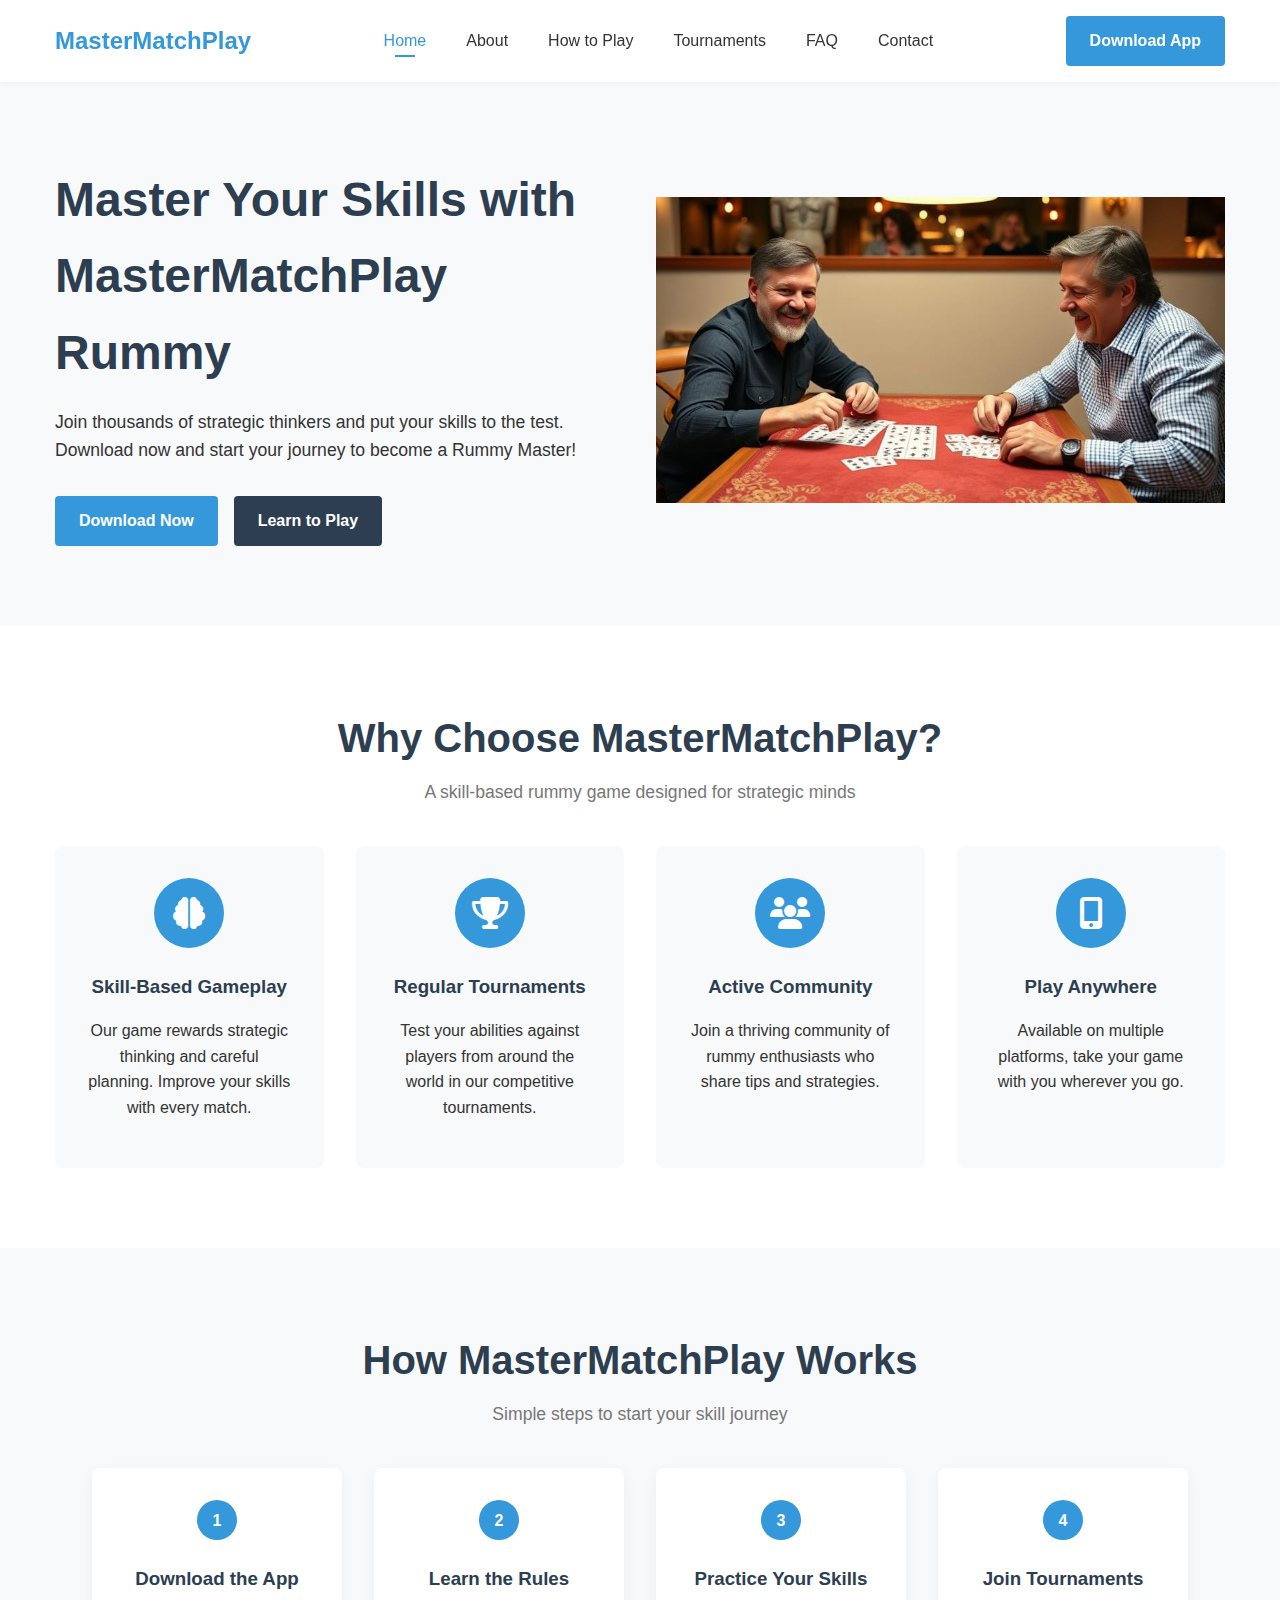
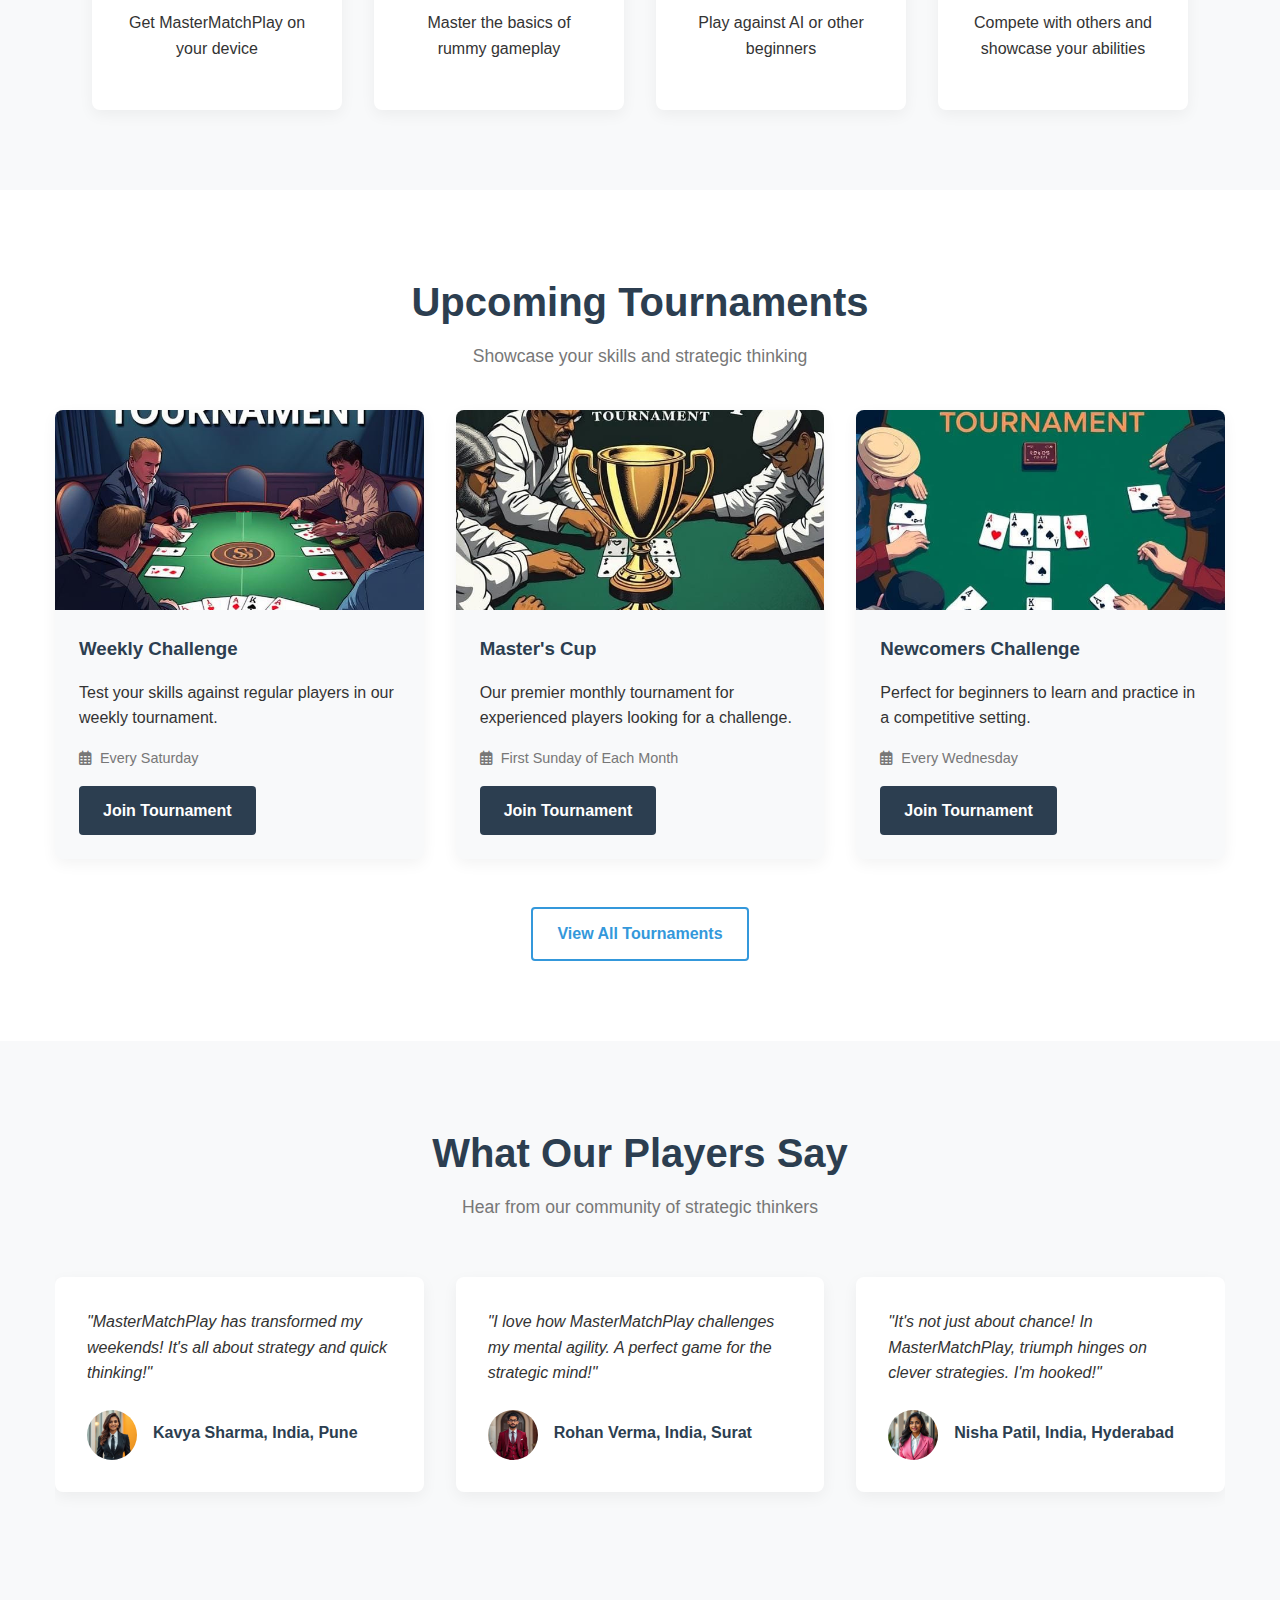
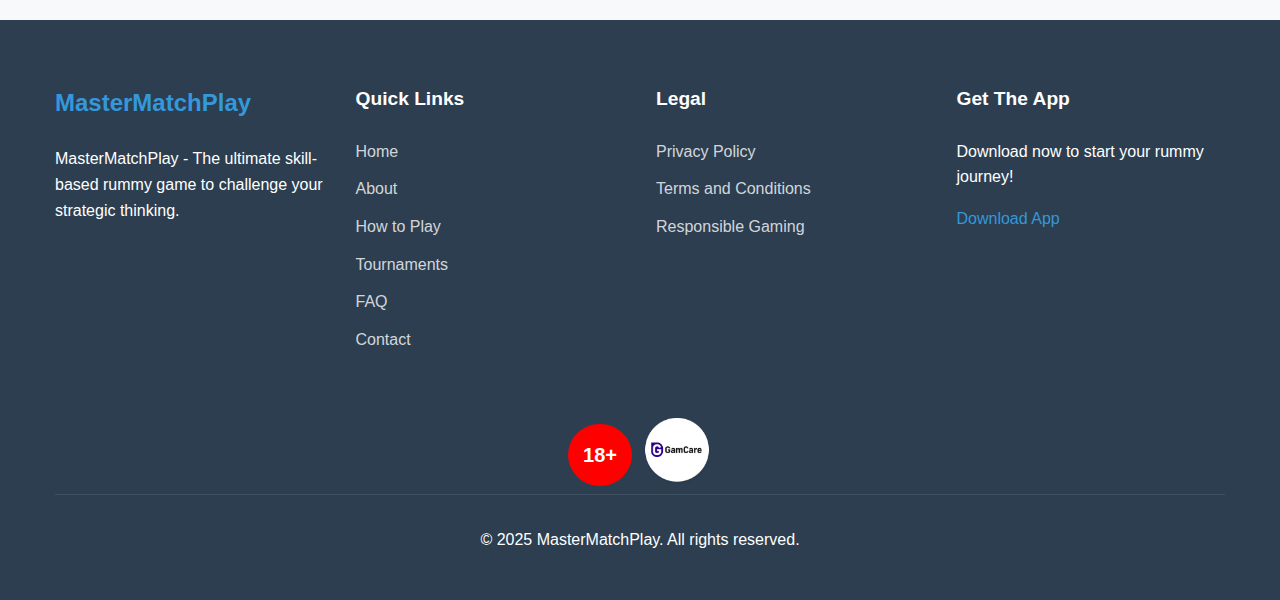
<file: index.html>
<!DOCTYPE html>
<html lang="en">
<head>
    <meta charset="UTF-8">
    <meta name="viewport" content="width=device-width, initial-scale=1.0">
    <title>MasterMatchPlay Rummy - Home</title>
    <meta name="description" content="MasterMatchPlay - The ultimate skill-based rummy game. Download our app and test your strategic thinking skills!">
    <link rel="stylesheet" href="style.css">
    
    <link rel="stylesheet" href="fonts/fontawesome/css/all.min.css" />
    <link rel="icon" href="img/favicon.ico" />
    
</head>
<body>
    <header class="header">
        <div class="container">
            <div class="header-content">
                <div class="logo">
                    <a href="/" class="logo-link">
                        MasterMatchPlay
                    </a>
                </div>
                <nav class="main-nav">
                    <ul class="nav-list">
                        <li class="nav-item"><a href="/" class="nav-link active">Home</a></li>
                        <li class="nav-item"><a href="about.html" class="nav-link">About</a></li>
                        <li class="nav-item"><a href="how-to-play.html" class="nav-link">How to Play</a></li>
                        <li class="nav-item"><a href="tournaments.html" class="nav-link">Tournaments</a></li>
                        <li class="nav-item"><a href="faq.html" class="nav-link">FAQ</a></li>
                        <li class="nav-item"><a href="contact.html" class="nav-link">Contact</a></li>
                    </ul>
                </nav>
                <div class="mobile-menu-toggle">
                    <span></span>
                    <span></span>
                    <span></span>
                </div>
                <div class="download-btn-wrapper">
                    <a href="contact.html" class="btn btn-primary">Download App</a>
                </div>
            </div>
        </div>
    </header>

    <main>
        <!-- Hero Section -->
        <section class="hero-section">
            <div class="container">
                <div class="hero-content">
                    <div class="hero-text">
                        <h1>Master Your Skills with MasterMatchPlay Rummy</h1>
                        <p>Join thousands of strategic thinkers and put your skills to the test. Download now and start your journey to become a Rummy Master!</p>
                        <div class="hero-btns">
                            <a href="contact.html" class="btn btn-primary">Download Now</a>
                            <a href="how-to-play.html" class="btn btn-secondary">Learn to Play</a>
                        </div>
                    </div>
                    <div class="hero-image">
                        <img src="img/game-1.jpg" alt="MasterMatchPlay App Screenshot">
                    </div>
                </div>
            </div>
        </section>

        <!-- Features Section -->
        <section class="features-section">
            <div class="container">
                <div class="section-header">
                    <h2>Why Choose MasterMatchPlay?</h2>
                    <p>A skill-based rummy game designed for strategic minds</p>
                </div>
                <div class="features-grid">
                    <div class="feature-card">
                        <div class="feature-icon">
                            <i class="fas fa-brain"></i>
                        </div>
                        <h3>Skill-Based Gameplay</h3>
                        <p>Our game rewards strategic thinking and careful planning. Improve your skills with every match.</p>
                    </div>
                    <div class="feature-card">
                        <div class="feature-icon">
                            <i class="fas fa-trophy"></i>
                        </div>
                        <h3>Regular Tournaments</h3>
                        <p>Test your abilities against players from around the world in our competitive tournaments.</p>
                    </div>
                    <div class="feature-card">
                        <div class="feature-icon">
                            <i class="fas fa-users"></i>
                        </div>
                        <h3>Active Community</h3>
                        <p>Join a thriving community of rummy enthusiasts who share tips and strategies.</p>
                    </div>
                    <div class="feature-card">
                        <div class="feature-icon">
                            <i class="fas fa-mobile-alt"></i>
                        </div>
                        <h3>Play Anywhere</h3>
                        <p>Available on multiple platforms, take your game with you wherever you go.</p>
                    </div>
                </div>
            </div>
        </section>

        <!-- How It Works Section -->
        <section class="how-it-works-section">
            <div class="container">
                <div class="section-header">
                    <h2>How MasterMatchPlay Works</h2>
                    <p>Simple steps to start your skill journey</p>
                </div>
                <div class="steps-container">
                    <div class="step-card">
                        <div class="step-number">1</div>
                        <h3>Download the App</h3>
                        <p>Get MasterMatchPlay on your device</p>
                    </div>
                    <div class="step-card">
                        <div class="step-number">2</div>
                        <h3>Learn the Rules</h3>
                        <p>Master the basics of rummy gameplay</p>
                    </div>
                    <div class="step-card">
                        <div class="step-number">3</div>
                        <h3>Practice Your Skills</h3>
                        <p>Play against AI or other beginners</p>
                    </div>
                    <div class="step-card">
                        <div class="step-number">4</div>
                        <h3>Join Tournaments</h3>
                        <p>Compete with others and showcase your abilities</p>
                    </div>
                </div>
            </div>
        </section>

        <!-- Tournaments Section -->
        <section class="tournaments-section">
            <div class="container">
                <div class="section-header">
                    <h2>Upcoming Tournaments</h2>
                    <p>Showcase your skills and strategic thinking</p>
                </div>
                <div class="tournaments-grid">
                    <div class="tournament-card">
                        <div class="tournament-image">
                            <img src="img/game-2.jpg" alt="Weekly Challenge Tournament">
                        </div>
                        <div class="tournament-content">
                            <h3>Weekly Challenge</h3>
                            <p>Test your skills against regular players in our weekly tournament.</p>
                            <div class="tournament-details">
                                <div class="tournament-date">
                                    <i class="far fa-calendar-alt"></i>
                                    <span>Every Saturday</span>
                                </div>
                            </div>
                            <a href="contact.html" class="btn btn-secondary">Join Tournament</a>
                        </div>
                    </div>
                    <div class="tournament-card">
                        <div class="tournament-image">
                            <img src="img/game-3.jpg" alt="Master's Cup Tournament">
                        </div>
                        <div class="tournament-content">
                            <h3>Master's Cup</h3>
                            <p>Our premier monthly tournament for experienced players looking for a challenge.</p>
                            <div class="tournament-details">
                                <div class="tournament-date">
                                    <i class="far fa-calendar-alt"></i>
                                    <span>First Sunday of Each Month</span>
                                </div>
                            </div>
                            <a href="contact.html" class="btn btn-secondary">Join Tournament</a>
                        </div>
                    </div>
                    <div class="tournament-card">
                        <div class="tournament-image">
                            <img src="img/game-4.jpg" alt="Newcomers Tournament">
                        </div>
                        <div class="tournament-content">
                            <h3>Newcomers Challenge</h3>
                            <p>Perfect for beginners to learn and practice in a competitive setting.</p>
                            <div class="tournament-details">
                                <div class="tournament-date">
                                    <i class="far fa-calendar-alt"></i>
                                    <span>Every Wednesday</span>
                                </div>
                            </div>
                            <a href="contact.html" class="btn btn-secondary">Join Tournament</a>
                        </div>
                    </div>
                </div>
                <div class="view-all-container">
                    <a href="tournaments.html" class="btn btn-outline">View All Tournaments</a>
                </div>
            </div>
        </section>

        <!-- Testimonials Section -->
        <section class="testimonials-section">
            <div class="container">
                <div class="section-header">
                    <h2>What Our Players Say</h2>
                    <p>Hear from our community of strategic thinkers</p>
                </div>
                <div class="testimonials-slider">
                    <div class="testimonial-card">
                        <div class="testimonial-content">
                            <p>"MasterMatchPlay has transformed my weekends! It's all about strategy and quick thinking!"</p>
                        </div>
                        <div class="testimonial-author">
                            <div class="author-avatar">
                                <img src="img/review-1.jpg" alt="Kavya Sharma">
                            </div>
                            <div class="author-info">
                                <h4>Kavya Sharma, India, Pune</h4>
                            </div>
                        </div>
                    </div>
                    <div class="testimonial-card">
                        <div class="testimonial-content">
                            <p>"I love how MasterMatchPlay challenges my mental agility. A perfect game for the strategic mind!"</p>
                        </div>
                        <div class="testimonial-author">
                            <div class="author-avatar">
                                <img src="img/review-2.jpg" alt="Rohan Verma">
                            </div>
                            <div class="author-info">
                                <h4>Rohan Verma, India, Surat</h4>
                            </div>
                        </div>
                    </div>
                    <div class="testimonial-card">
                        <div class="testimonial-content">
                            <p>"It's not just about chance! In MasterMatchPlay, triumph hinges on clever strategies. I'm hooked!"</p>
                        </div>
                        <div class="testimonial-author">
                            <div class="author-avatar">
                                <img src="img/review-3.jpg" alt="Nisha Patil">
                            </div>
                            <div class="author-info">
                                <h4>Nisha Patil, India, Hyderabad</h4>
                            </div>
                        </div>
                    </div>
                </div>
            </div>
        </section>
        
    </main>

    <footer class="footer">
        <div class="container">
            <div class="footer-content">
                <div class="footer-column">
                    <div class="footer-logo">
                        <a href="/" class="logo-link">
                        MasterMatchPlay
                    </a>
                    </div>
                    <p>MasterMatchPlay - The ultimate skill-based rummy game to challenge your strategic thinking.</p>

                </div>
                <div class="footer-column">
                    <h3>Quick Links</h3>
                    <ul class="footer-links">
                        <li><a href="/">Home</a></li>
                        <li><a href="about.html">About</a></li>
                        <li><a href="how-to-play.html">How to Play</a></li>
                        <li><a href="tournaments.html">Tournaments</a></li>
                        <li><a href="faq.html">FAQ</a></li>
                        <li><a href="contact.html">Contact</a></li>
                    </ul>
                </div>
                <div class="footer-column">
                    <h3>Legal</h3>
                    <ul class="footer-links">
                        <li><a href="privacy-policy.html">Privacy Policy</a></li>
                        <li><a href="terms-conditions.html">Terms and Conditions</a></li>
                        <li><a href="responsible-gaming.html">Responsible Gaming</a></li>
                    </ul>
                </div>
                
                <div class="footer-column">
                    <h3>Get The App</h3>
                    <p>Download now to start your rummy journey!</p>
                    <div class="app-buttons">
                                                <a href="contact.html" class="app-btn">
                            Download App
                        </a>
                    </div>
                </div>
            </div>
            <div class="gam" >
                <div class="cirle" >18+</div>
                <a href="https://www.gamcare.org.uk/" target="_blank"><img class="img18" src="img/ga-care.png" alt="img" ></a>
            </div>
            
            <div class="footer-bottom">
                <p>&copy; 2025 MasterMatchPlay. All rights reserved.</p>
            </div>
        </div>
    </footer>

    <script src="script.js"></script>
</body>
</html>
</file>
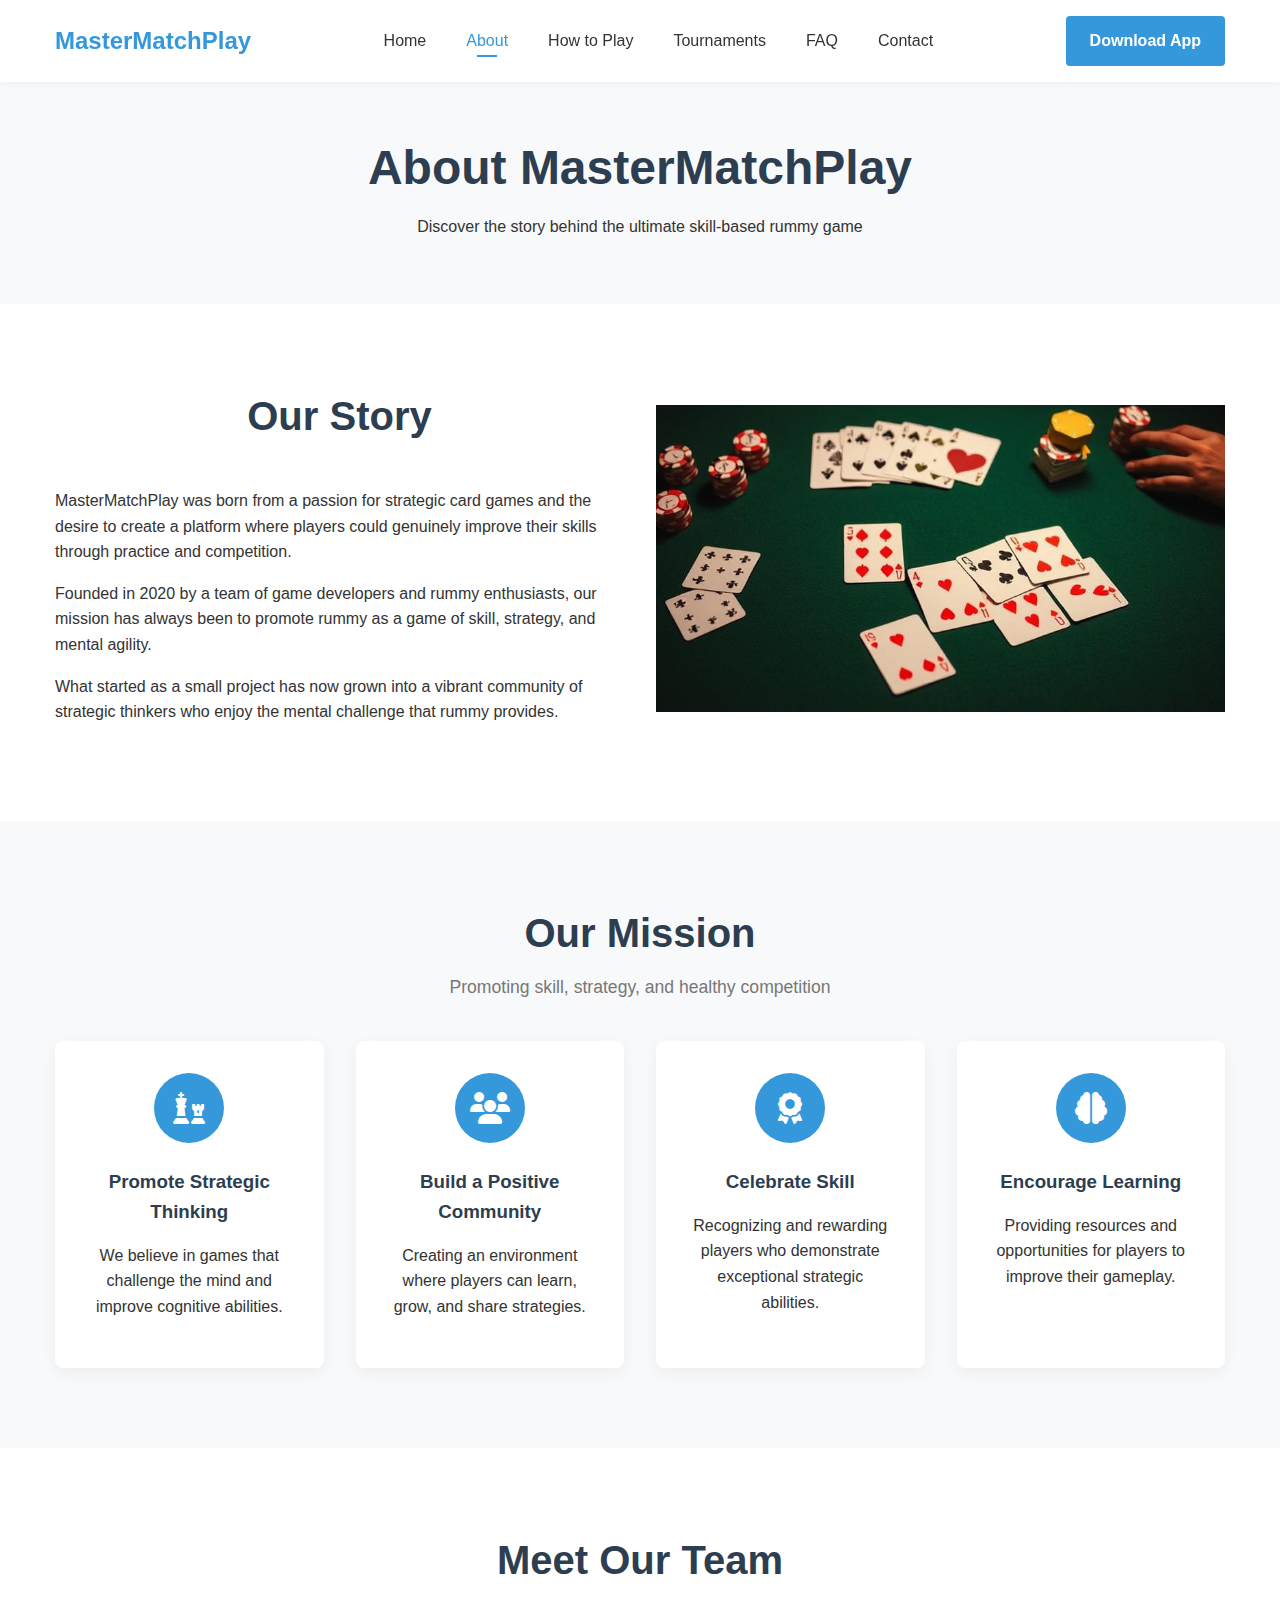
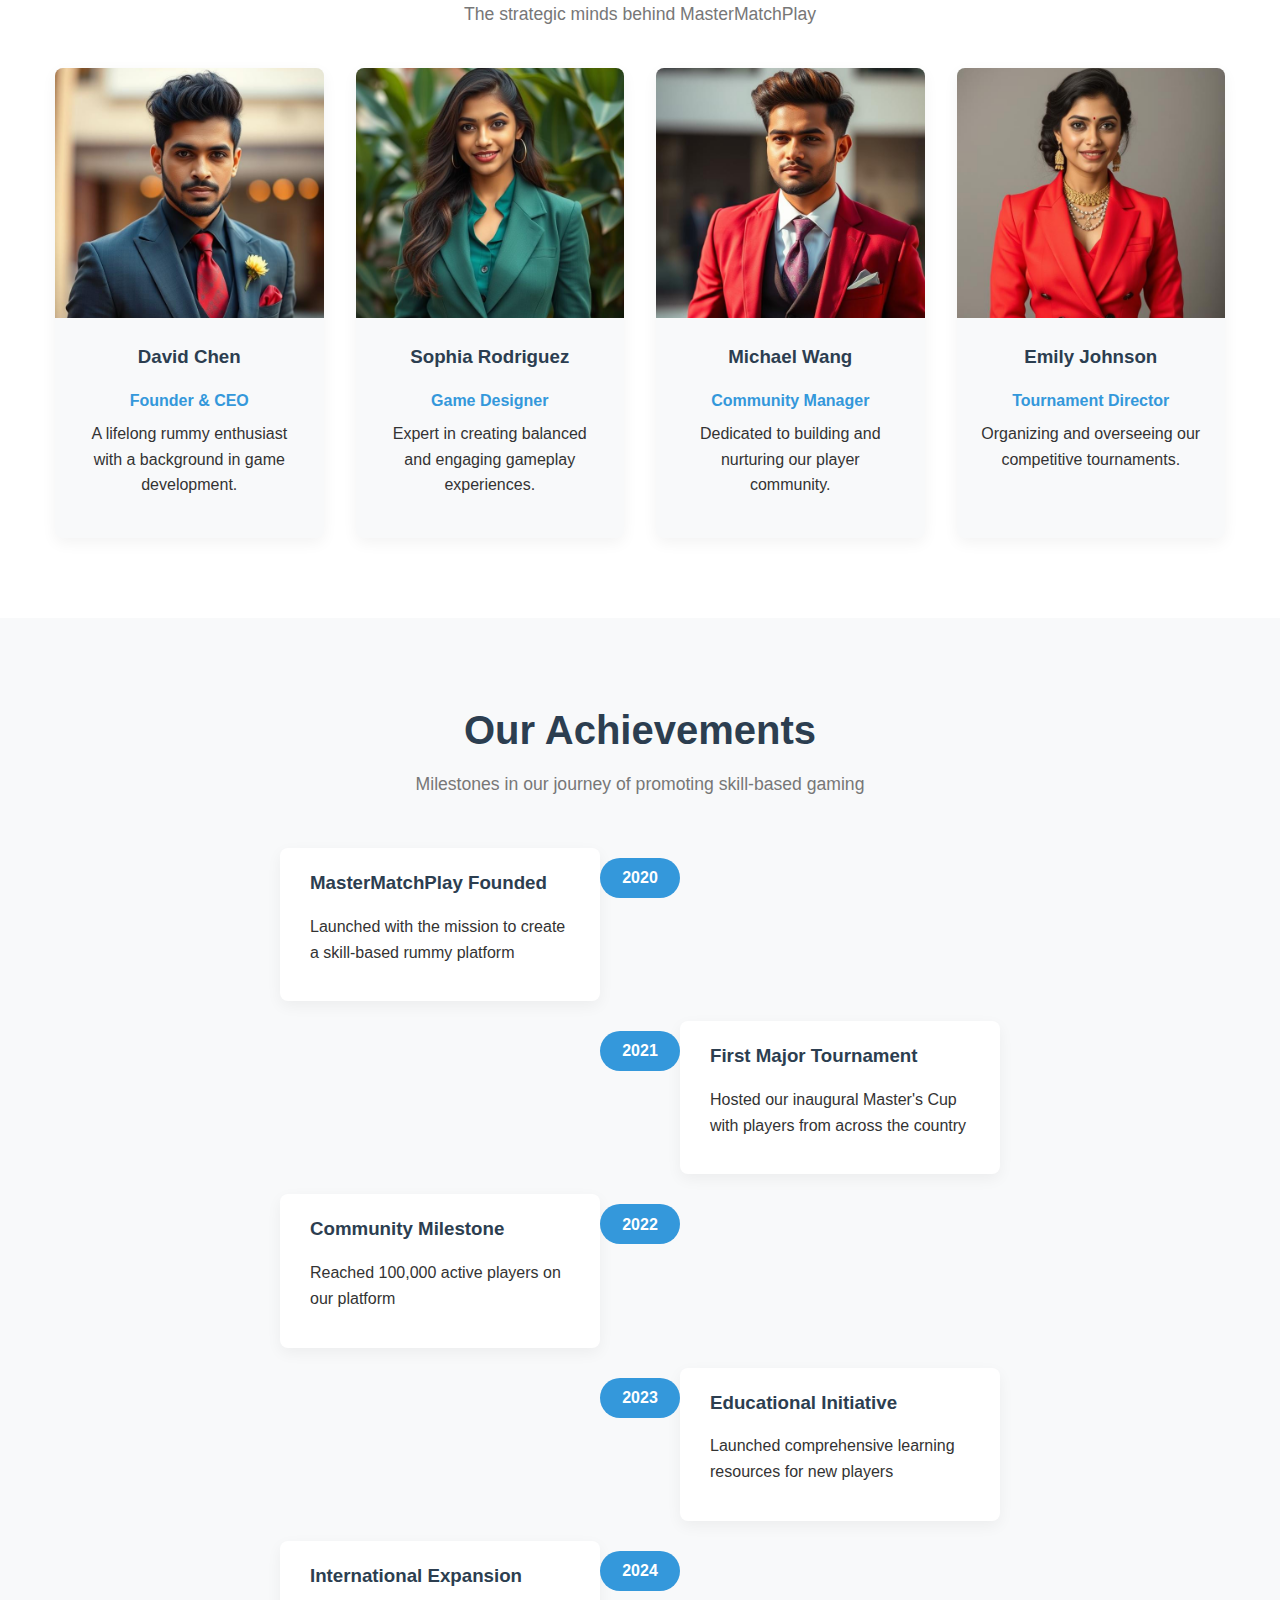
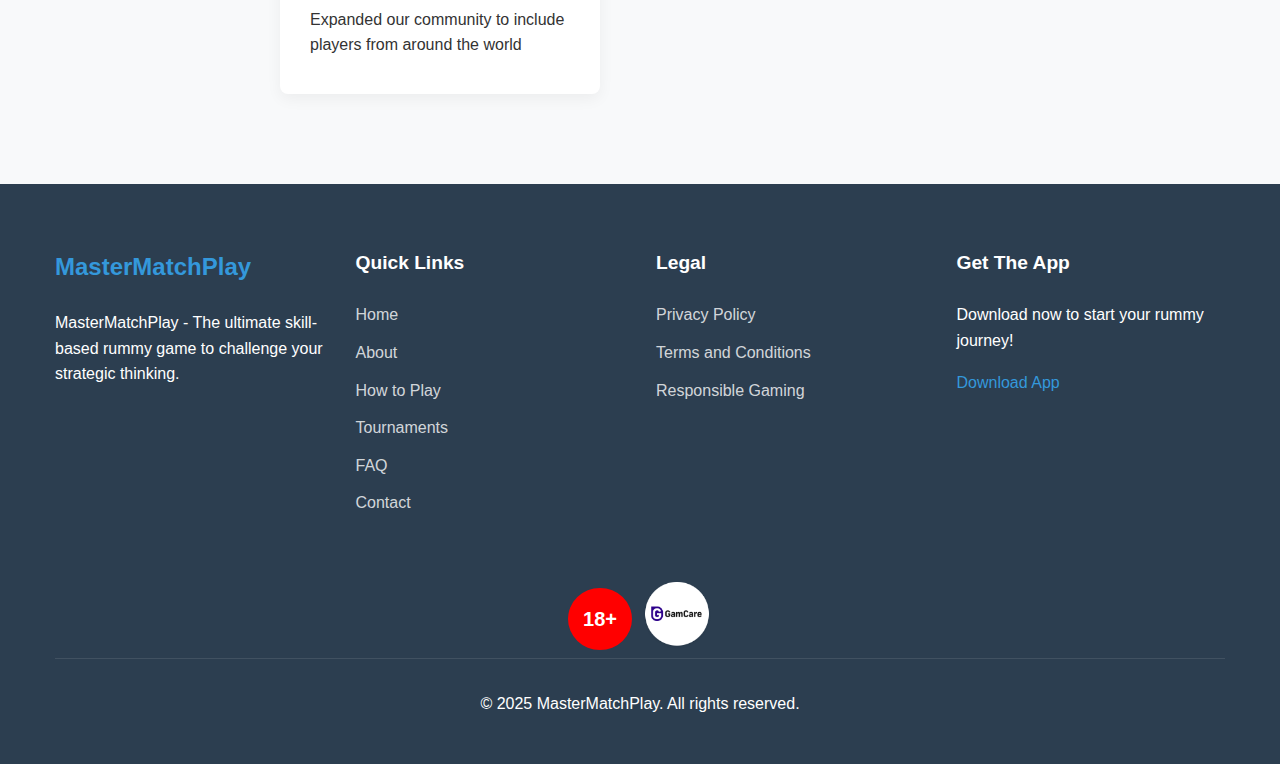
<file: about.html>
<!DOCTYPE html>
<html lang="en">
<head>
    <meta charset="UTF-8">
    <meta name="viewport" content="width=device-width, initial-scale=1.0">
    <title>About MasterMatchPlay Rummy</title>
    <meta name="description" content="Learn more about MasterMatchPlay - the skill-based rummy game that challenges your strategic thinking.">
    <link rel="stylesheet" href="style.css">
    
    <link rel="stylesheet" href="fonts/fontawesome/css/all.min.css" />
    <link rel="icon" href="img/favicon.ico" />
    
</head>
<body>
    <header class="header">
        <div class="container">
            <div class="header-content">
                <div class="logo">
                    <a href="/" class="logo-link">
                        MasterMatchPlay
                    </a>
                </div>
                <nav class="main-nav">
                    <ul class="nav-list">
                        <li class="nav-item"><a href="/" class="nav-link">Home</a></li>
                        <li class="nav-item"><a href="about.html" class="nav-link active">About</a></li>
                        <li class="nav-item"><a href="how-to-play.html" class="nav-link">How to Play</a></li>
                        <li class="nav-item"><a href="tournaments.html" class="nav-link">Tournaments</a></li>
                        <li class="nav-item"><a href="faq.html" class="nav-link">FAQ</a></li>
                        <li class="nav-item"><a href="contact.html" class="nav-link">Contact</a></li>
                    </ul>
                </nav>
                <div class="mobile-menu-toggle">
                    <span></span>
                    <span></span>
                    <span></span>
                </div>
                <div class="download-btn-wrapper">
                    <a href="contact.html" class="btn btn-primary">Download App</a>
                </div>
            </div>
        </div>
    </header>

    <main>
        <!-- Hero Section -->
        <section class="page-header">
            <div class="container">
                <h1>About MasterMatchPlay</h1>
                <p>Discover the story behind the ultimate skill-based rummy game</p>
            </div>
        </section>

        <!-- Our Story Section -->
        <section class="story-section">
            <div class="container">
                <div class="two-column-layout">
                    <div class="column-content">
                        <div class="section-header text-left">
                            <h2>Our Story</h2>
                        </div>
                        <p>MasterMatchPlay was born from a passion for strategic card games and the desire to create a platform where players could genuinely improve their skills through practice and competition.</p>
                        <p>Founded in 2020 by a team of game developers and rummy enthusiasts, our mission has always been to promote rummy as a game of skill, strategy, and mental agility.</p>
                        <p>What started as a small project has now grown into a vibrant community of strategic thinkers who enjoy the mental challenge that rummy provides.</p>
                    </div>
                    <div class="column-image">
                        <img src="img/about-team-play.jpg" alt="MasterMatchPlay Team">
                    </div>
                </div>
            </div>
        </section>

        <!-- Our Mission Section -->
        <section class="mission-section">
            <div class="container">
                <div class="section-header">
                    <h2>Our Mission</h2>
                    <p>Promoting skill, strategy, and healthy competition</p>
                </div>
                <div class="values-container">
                    <div class="value-card">
                        <div class="value-icon">
                            <i class="fas fa-chess"></i>
                        </div>
                        <h3>Promote Strategic Thinking</h3>
                        <p>We believe in games that challenge the mind and improve cognitive abilities.</p>
                    </div>
                    <div class="value-card">
                        <div class="value-icon">
                            <i class="fas fa-users"></i>
                        </div>
                        <h3>Build a Positive Community</h3>
                        <p>Creating an environment where players can learn, grow, and share strategies.</p>
                    </div>
                    <div class="value-card">
                        <div class="value-icon">
                            <i class="fas fa-award"></i>
                        </div>
                        <h3>Celebrate Skill</h3>
                        <p>Recognizing and rewarding players who demonstrate exceptional strategic abilities.</p>
                    </div>
                    <div class="value-card">
                        <div class="value-icon">
                            <i class="fas fa-brain"></i>
                        </div>
                        <h3>Encourage Learning</h3>
                        <p>Providing resources and opportunities for players to improve their gameplay.</p>
                    </div>
                </div>
            </div>
        </section>

        <!-- Team Section -->
        <section class="team-section">
            <div class="container">
                <div class="section-header">
                    <h2>Meet Our Team</h2>
                    <p>The strategic minds behind MasterMatchPlay</p>
                </div>
                <div class="team-grid">
                    <div class="team-card">
                        <div class="team-image">
                            <img src="img/team-1.jpg" alt="David Chen - Founder & CEO">
                        </div>
                        <div class="team-info">
                            <h3>David Chen</h3>
                            <p class="team-role">Founder & CEO</p>
                            <p>A lifelong rummy enthusiast with a background in game development.</p>
                        </div>
                    </div>
                    <div class="team-card">
                        <div class="team-image">
                            <img src="img/team-2.jpg" alt="Sophia Rodriguez - Game Designer">
                        </div>
                        <div class="team-info">
                            <h3>Sophia Rodriguez</h3>
                            <p class="team-role">Game Designer</p>
                            <p>Expert in creating balanced and engaging gameplay experiences.</p>
                        </div>
                    </div>
                    <div class="team-card">
                        <div class="team-image">
                            <img src="img/team-3.jpg" alt="Michael Wang - Community Manager">
                        </div>
                        <div class="team-info">
                            <h3>Michael Wang</h3>
                            <p class="team-role">Community Manager</p>
                            <p>Dedicated to building and nurturing our player community.</p>
                        </div>
                    </div>
                    <div class="team-card">
                        <div class="team-image">
                            <img src="img/team-4.jpg" alt="Emily Johnson - Tournament Director">
                        </div>
                        <div class="team-info">
                            <h3>Emily Johnson</h3>
                            <p class="team-role">Tournament Director</p>
                            <p>Organizing and overseeing our competitive tournaments.</p>
                        </div>
                    </div>
                </div>
            </div>
        </section>

        <!-- Achievements Section -->
        <section class="achievements-section">
            <div class="container">
                <div class="section-header">
                    <h2>Our Achievements</h2>
                    <p>Milestones in our journey of promoting skill-based gaming</p>
                </div>
                <div class="timeline">
                    <div class="timeline-item">
                        <div class="timeline-date">2020</div>
                        <div class="timeline-content">
                            <h3>MasterMatchPlay Founded</h3>
                            <p>Launched with the mission to create a skill-based rummy platform</p>
                        </div>
                    </div>
                    <div class="timeline-item">
                        <div class="timeline-date">2021</div>
                        <div class="timeline-content">
                            <h3>First Major Tournament</h3>
                            <p>Hosted our inaugural Master's Cup with players from across the country</p>
                        </div>
                    </div>
                    <div class="timeline-item">
                        <div class="timeline-date">2022</div>
                        <div class="timeline-content">
                            <h3>Community Milestone</h3>
                            <p>Reached 100,000 active players on our platform</p>
                        </div>
                    </div>
                    <div class="timeline-item">
                        <div class="timeline-date">2023</div>
                        <div class="timeline-content">
                            <h3>Educational Initiative</h3>
                            <p>Launched comprehensive learning resources for new players</p>
                        </div>
                    </div>
                    <div class="timeline-item">
                        <div class="timeline-date">2024</div>
                        <div class="timeline-content">
                            <h3>International Expansion</h3>
                            <p>Expanded our community to include players from around the world</p>
                        </div>
                    </div>
                </div>
            </div>
        </section>

    </main>

    <footer class="footer">
        <div class="container">
            <div class="footer-content">
                <div class="footer-column">
                    <div class="footer-logo">
                        <a href="/" class="logo-link">
                        MasterMatchPlay
                    </a>
                    </div>
                    <p>MasterMatchPlay - The ultimate skill-based rummy game to challenge your strategic thinking.</p>

                </div>
                <div class="footer-column">
                    <h3>Quick Links</h3>
                    <ul class="footer-links">
                        <li><a href="/">Home</a></li>
                        <li><a href="about.html">About</a></li>
                        <li><a href="how-to-play.html">How to Play</a></li>
                        <li><a href="tournaments.html">Tournaments</a></li>
                        <li><a href="faq.html">FAQ</a></li>
                        <li><a href="contact.html">Contact</a></li>
                    </ul>
                </div>
                <div class="footer-column">
                    <h3>Legal</h3>
                    <ul class="footer-links">
                        <li><a href="privacy-policy.html">Privacy Policy</a></li>
                        <li><a href="terms-conditions.html">Terms and Conditions</a></li>
                        <li><a href="responsible-gaming.html">Responsible Gaming</a></li>
                    </ul>
                </div>
                <div class="footer-column">
                    <h3>Get The App</h3>
                    <p>Download now to start your rummy journey!</p>
                    <div class="app-buttons">
                                                <a href="contact.html" class="app-btn">
                            Download App
                        </a>
                    </div>
                </div>
            </div>
            <div class="gam" >
                <div class="cirle" >18+</div>
                <a href="https://www.gamcare.org.uk/" target="_blank"><img class="img18" src="img/ga-care.png" alt="img" ></a>
            </div>
            <div class="footer-bottom">
                <p>&copy; 2025 MasterMatchPlay. All rights reserved.</p>
            </div>
        </div>
    </footer>

    <script src="script.js"></script>
</body>
</html>
</file>
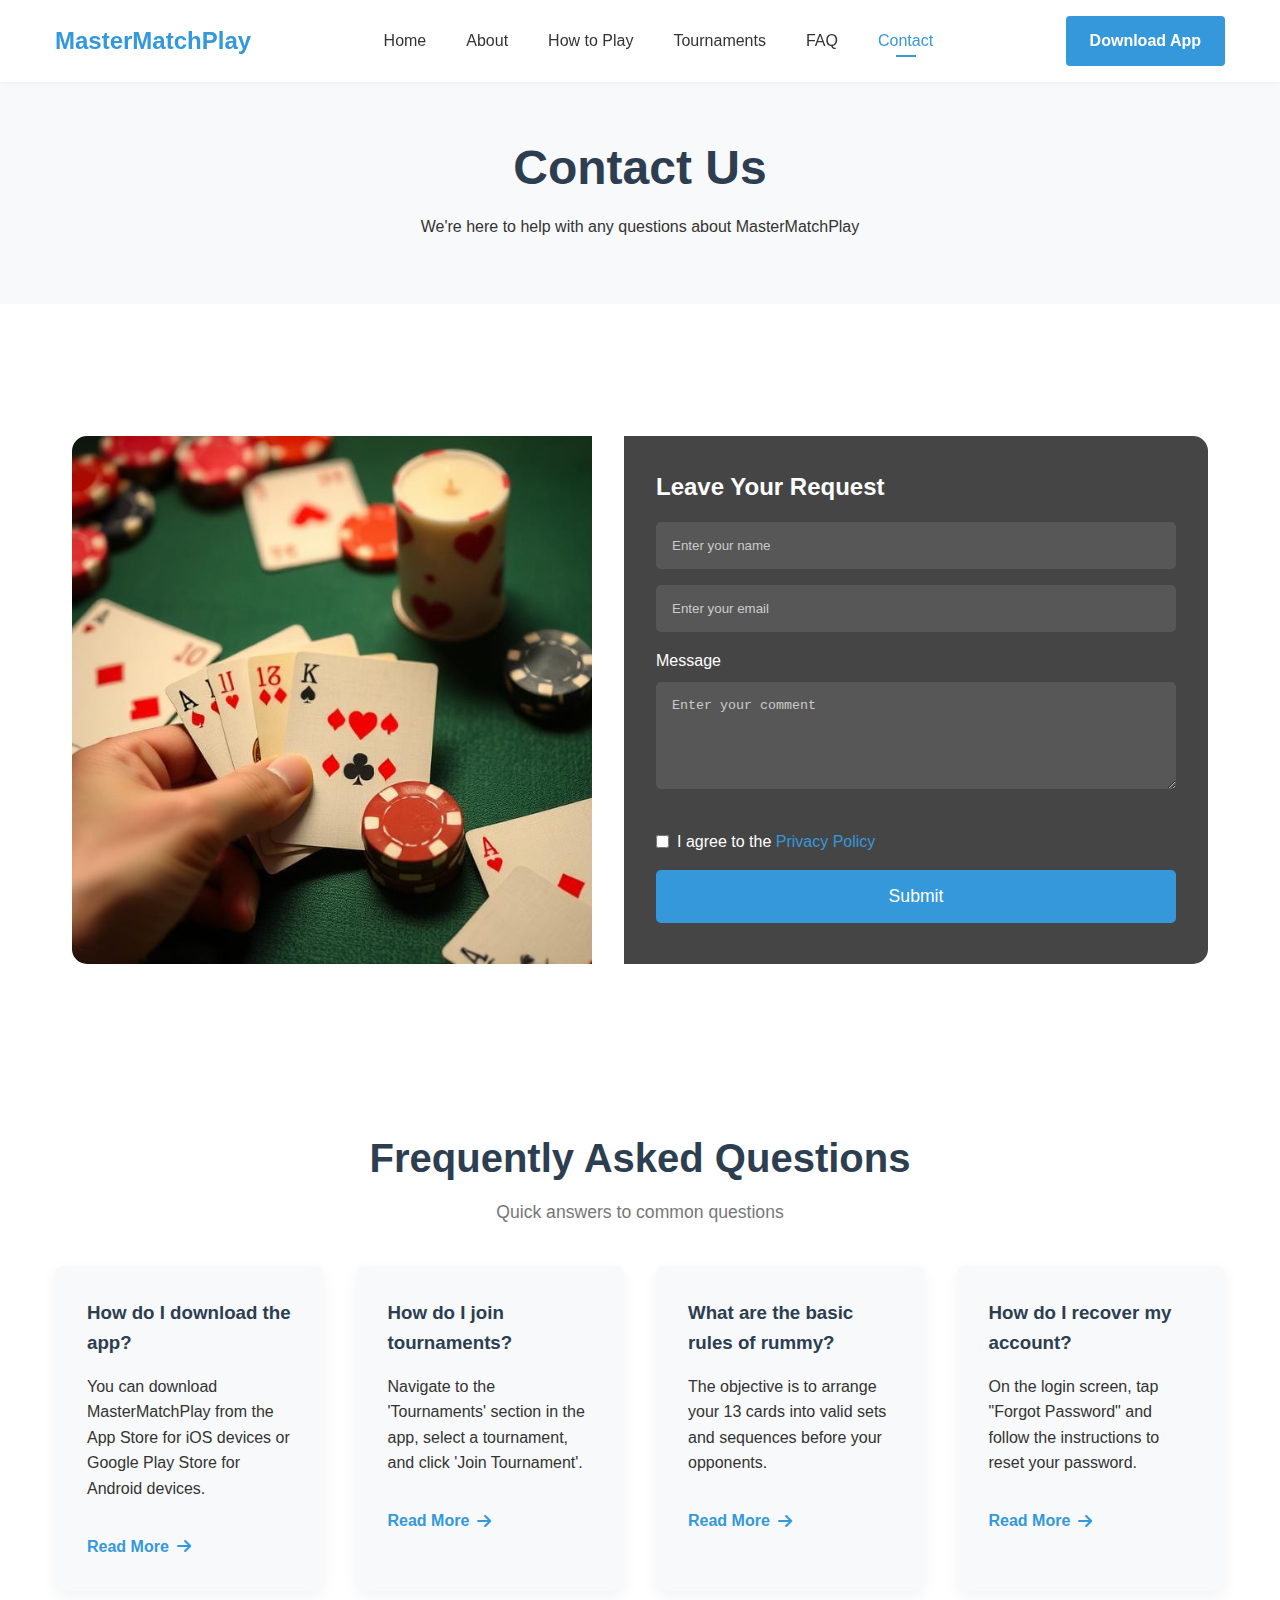
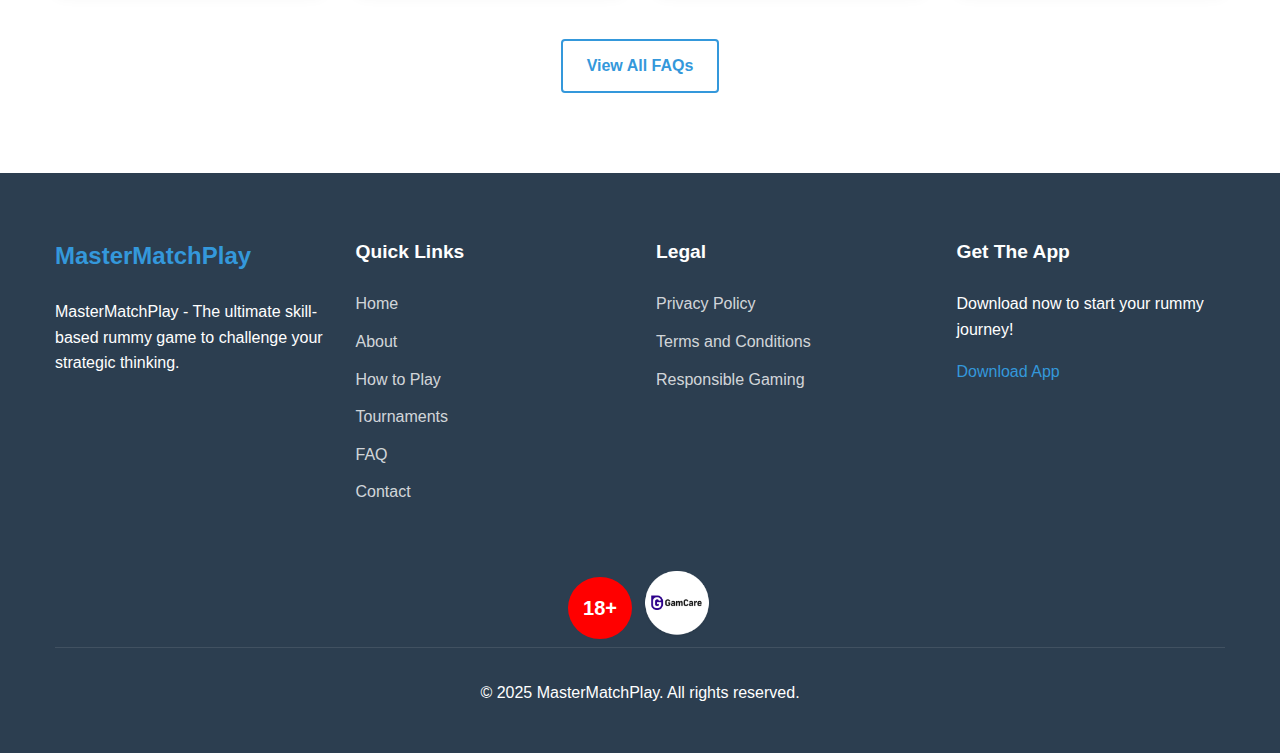
<file: contact.html>
<!DOCTYPE html>
<html lang="en">
<head>
    <meta charset="UTF-8">
    <meta name="viewport" content="width=device-width, initial-scale=1.0">
    <title>Contact Us - MasterMatchPlay Rummy</title>
    <meta name="description" content="Get in touch with MasterMatchPlay Rummy. We're here to answer your questions and provide support.">
    <link rel="stylesheet" href="style.css">
    
    <link rel="stylesheet" href="fonts/fontawesome/css/all.min.css" />
    <link rel="icon" href="img/favicon.ico" />
    
</head>
<body>
    <header class="header">
        <div class="container">
            <div class="header-content">
                <div class="logo">
                    <a href="/" class="logo-link">
                        MasterMatchPlay
                    </a>
                </div>
                <nav class="main-nav">
                    <ul class="nav-list">
                        <li class="nav-item"><a href="/" class="nav-link">Home</a></li>
                        <li class="nav-item"><a href="about.html" class="nav-link">About</a></li>
                        <li class="nav-item"><a href="how-to-play.html" class="nav-link">How to Play</a></li>
                        <li class="nav-item"><a href="tournaments.html" class="nav-link">Tournaments</a></li>
                        <li class="nav-item"><a href="faq.html" class="nav-link">FAQ</a></li>
                        <li class="nav-item"><a href="contact.html" class="nav-link active">Contact</a></li>
                    </ul>
                </nav>
                <div class="mobile-menu-toggle">
                    <span></span>
                    <span></span>
                    <span></span>
                </div>
                <div class="download-btn-wrapper">
                    <a href="contact.html" class="btn btn-primary">Download App</a>
                </div>
            </div>
        </div>
    </header>

    <main>
        <!-- Hero Section -->
        <section class="page-header">
            <div class="container">
                <h1>Contact Us</h1>
                <p>We're here to help with any questions about MasterMatchPlay</p>
            </div>
        </section>


        <!-- Contact Form Section -->
        <section id="form" class="contact-form-block">
            <div class="contact-form-container">
                <div class="form-image">
                    <img src="img/contact.jpg" alt="Contact Us" />
                </div>

                <div class="form-content">
                    <h2 class="whiteText">Leave Your Request</h2>
                    <form action="/thanks_form.php" method="post">
                        <input
                            type="text"
                            id="name"
                            name="name"
                            placeholder="Enter your name"
                            required
                        />

                        <input
                            type="email"
                            id="email"
                            name="email"
                            placeholder="Enter your email"
                            required
                        />

                        <label for="message">Message</label>
                        <textarea
                            id="message"
                            name="message"
                            placeholder="Enter your comment"
                            rows="5"
                            required
                        ></textarea>

                        <div class="checkbox">
                            <input
                                type="checkbox"
                                id="privacy-policy"
                                value="on"
                                name="privacy"
                                required
                            />
                            <label for="privacy-policy">
                                I agree to the
                                <a href="privacy-policy.html"
                                    >Privacy Policy</a
                                >
                            </label>
                        </div>
                        <button type="submit">Submit</button>
                    </form>
                </div>
            </div>
        </section>

        <!-- FAQ Preview Section -->
        <section class="faq-preview-section">
            <div class="container">
                <div class="section-header">
                    <h2>Frequently Asked Questions</h2>
                    <p>Quick answers to common questions</p>
                </div>
                <div class="faq-preview-grid">
                    <div class="faq-preview-item">
                        <h3>How do I download the app?</h3>
                        <p>You can download MasterMatchPlay from the App Store for iOS devices or Google Play Store for Android devices.</p>
                        <a href="faq.html" class="read-more">Read More <i class="fas fa-arrow-right"></i></a>
                    </div>
                    <div class="faq-preview-item">
                        <h3>How do I join tournaments?</h3>
                        <p>Navigate to the 'Tournaments' section in the app, select a tournament, and click 'Join Tournament'.</p>
                        <a href="faq.html" class="read-more">Read More <i class="fas fa-arrow-right"></i></a>
                    </div>
                    <div class="faq-preview-item">
                        <h3>What are the basic rules of rummy?</h3>
                        <p>The objective is to arrange your 13 cards into valid sets and sequences before your opponents.</p>
                        <a href="faq.html" class="read-more">Read More <i class="fas fa-arrow-right"></i></a>
                    </div>
                    <div class="faq-preview-item">
                        <h3>How do I recover my account?</h3>
                        <p>On the login screen, tap "Forgot Password" and follow the instructions to reset your password.</p>
                        <a href="faq.html" class="read-more">Read More <i class="fas fa-arrow-right"></i></a>
                    </div>
                </div>
                <div class="view-all-container">
                    <a href="faq.html" class="btn btn-outline">View All FAQs</a>
                </div>
            </div>
        </section>



    </main>

    <footer class="footer">
        <div class="container">
            <div class="footer-content">
                <div class="footer-column">
                    <div class="footer-logo">
                        <a href="/" class="logo-link">
                        MasterMatchPlay
                    </a>
                    </div>
                    <p>MasterMatchPlay - The ultimate skill-based rummy game to challenge your strategic thinking.</p>

                </div>
                <div class="footer-column">
                    <h3>Quick Links</h3>
                    <ul class="footer-links">
                        <li><a href="/">Home</a></li>
                        <li><a href="about.html">About</a></li>
                        <li><a href="how-to-play.html">How to Play</a></li>
                        <li><a href="tournaments.html">Tournaments</a></li>
                        <li><a href="faq.html">FAQ</a></li>
                        <li><a href="contact.html">Contact</a></li>
                    </ul>
                </div>
                <div class="footer-column">
                    <h3>Legal</h3>
                    <ul class="footer-links">
                        <li><a href="privacy-policy.html">Privacy Policy</a></li>
                        <li><a href="terms-conditions.html">Terms and Conditions</a></li>
                        <li><a href="responsible-gaming.html">Responsible Gaming</a></li>
                    </ul>
                </div>
                <div class="footer-column">
                    <h3>Get The App</h3>
                    <p>Download now to start your rummy journey!</p>
                    <div class="app-buttons">
                                                <a href="contact.html" class="app-btn">
                            Download App
                        </a>
                    </div>
                </div>
            </div>
            <div class="gam" >
                <div class="cirle" >18+</div>
                <a href="https://www.gamcare.org.uk/" target="_blank"><img class="img18" src="img/ga-care.png" alt="img" ></a>
            </div>
            <div class="footer-bottom">
                <p>&copy; 2025 MasterMatchPlay. All rights reserved.</p>
            </div>
        </div>
    </footer>

    <script src="script.js"></script>
</body>
</html>
</file>
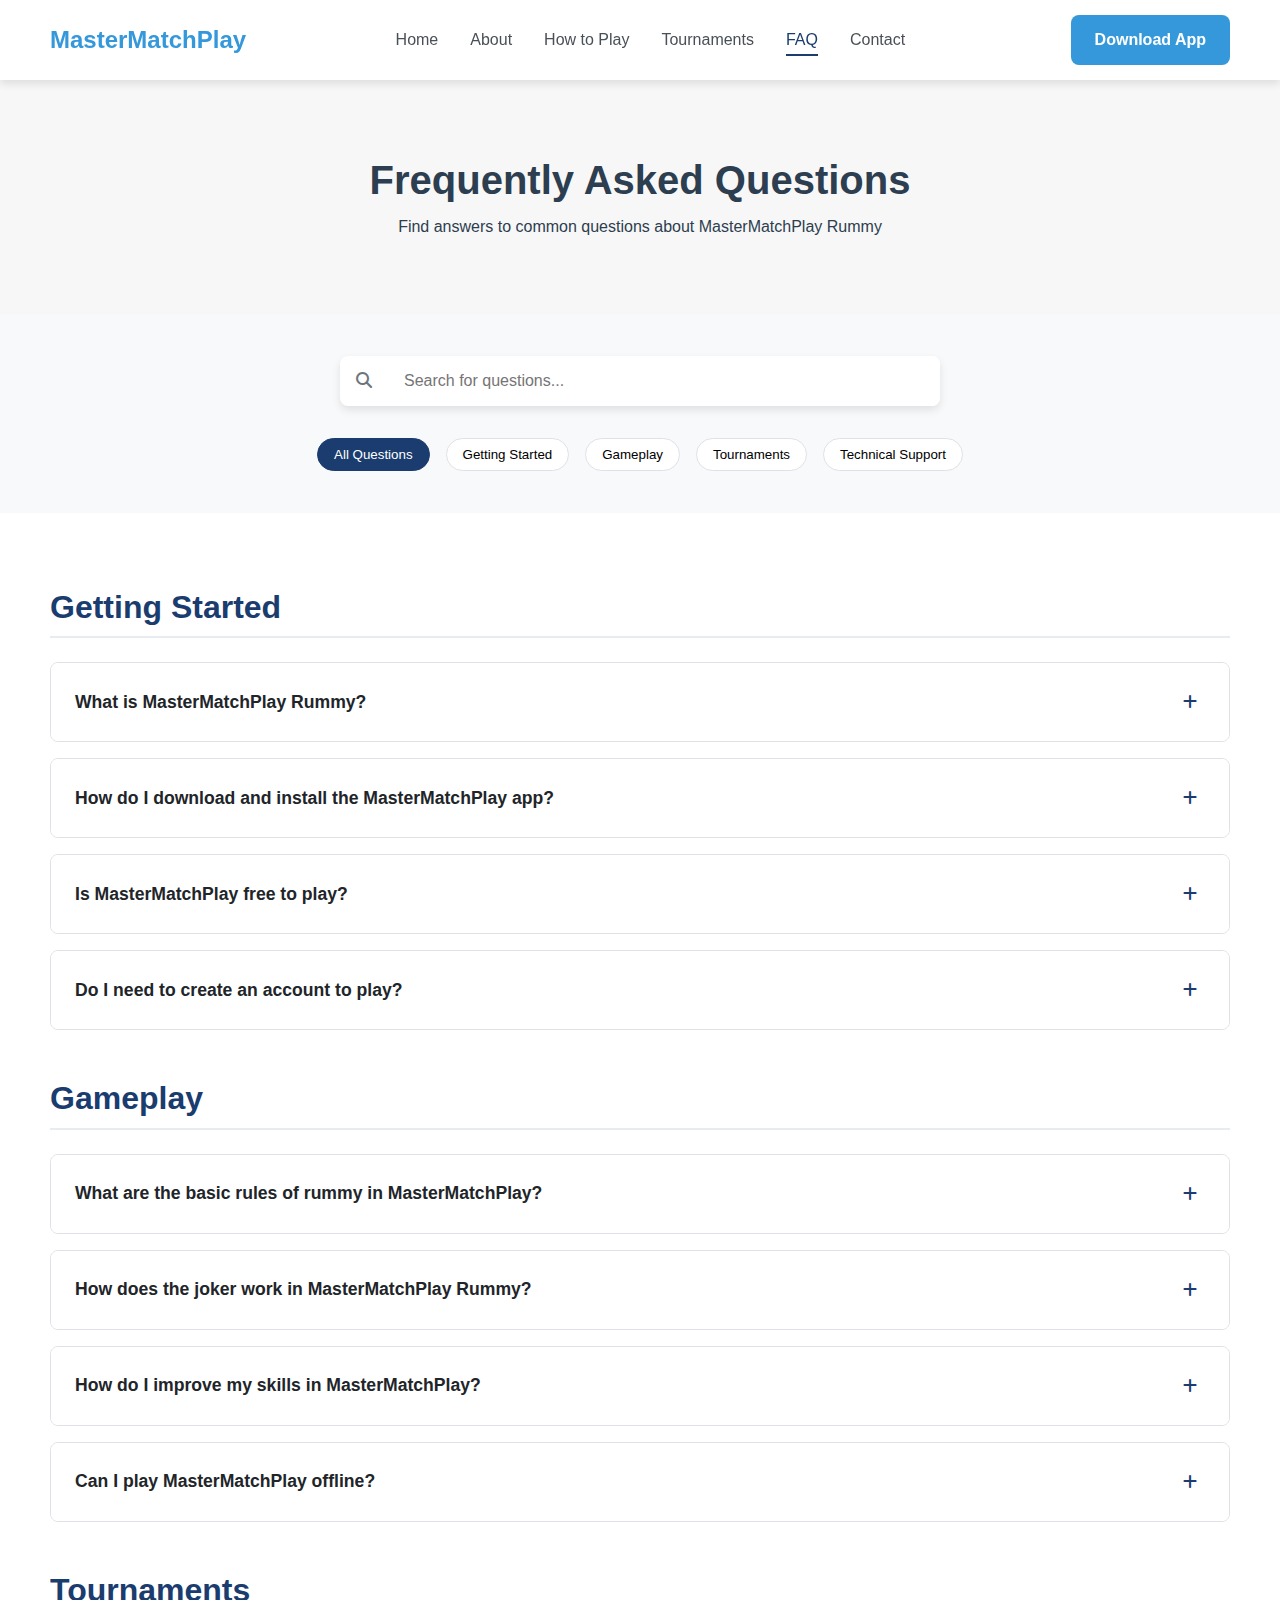
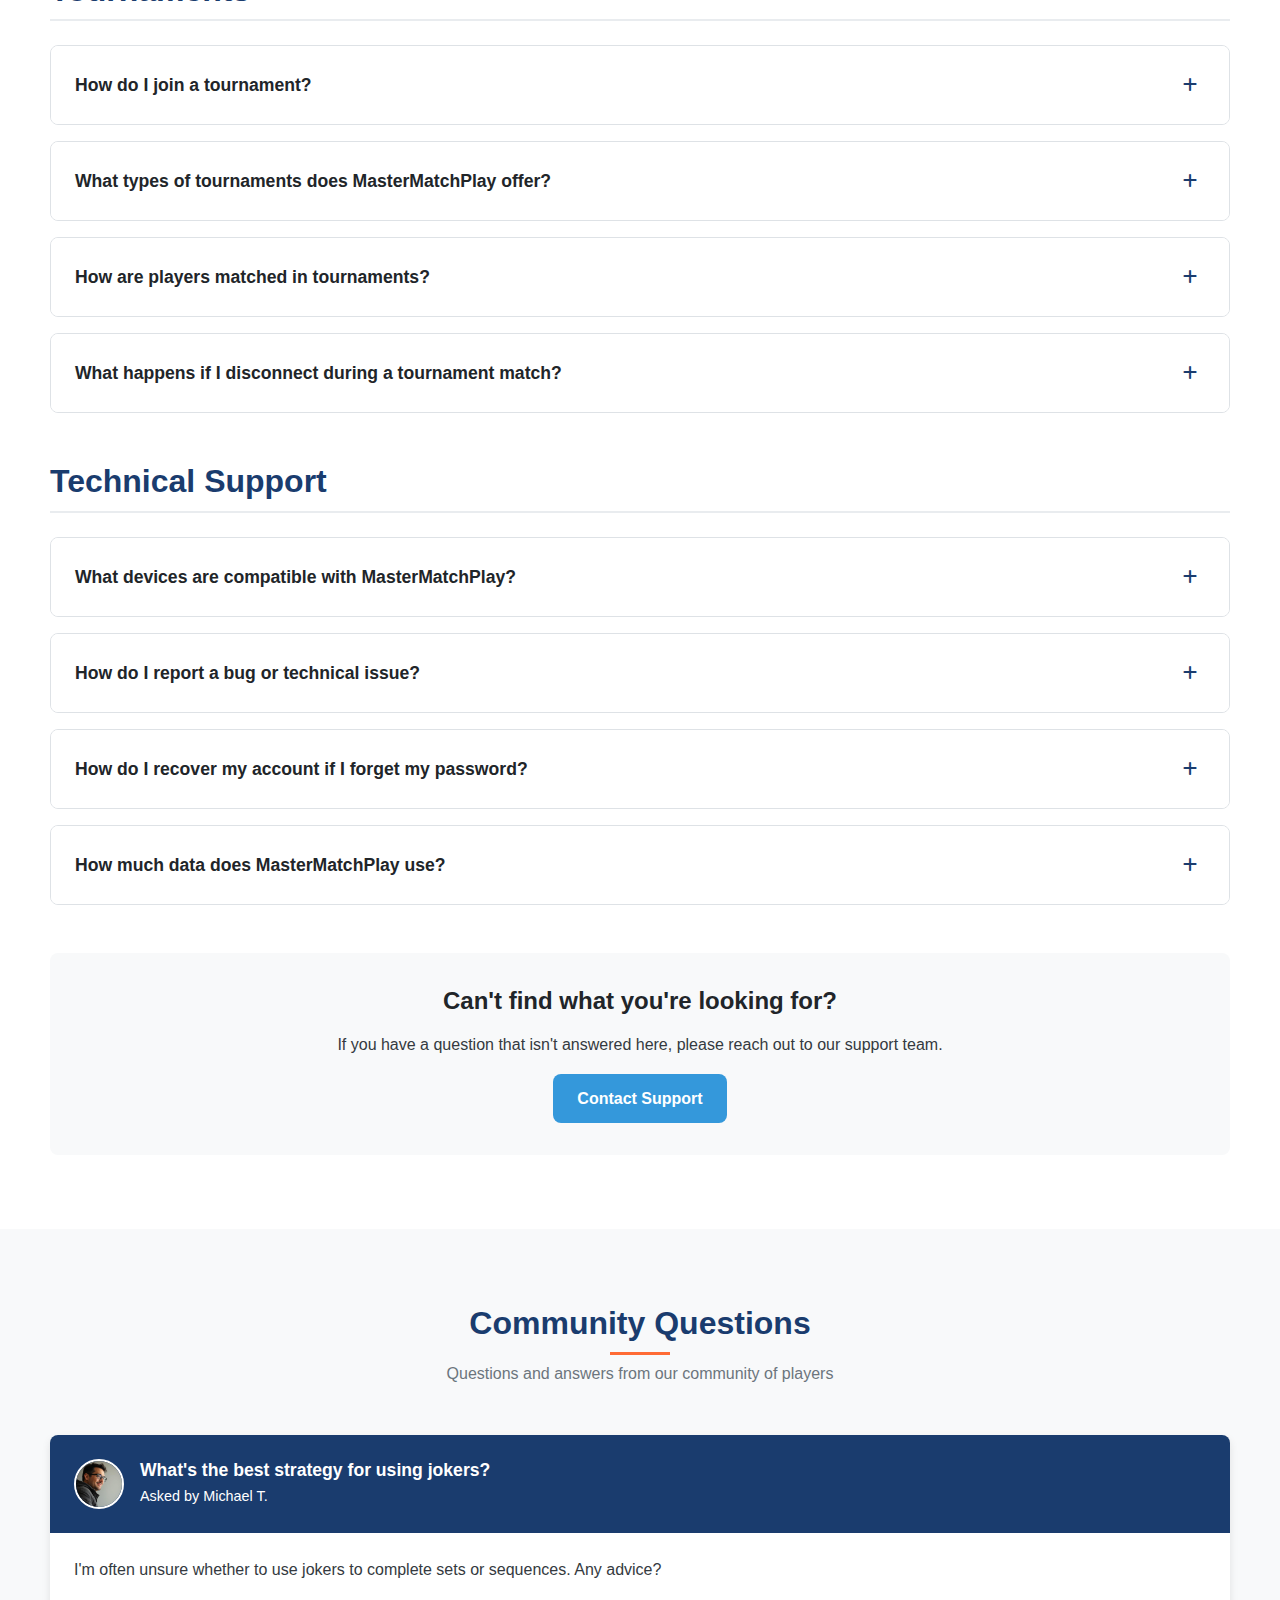
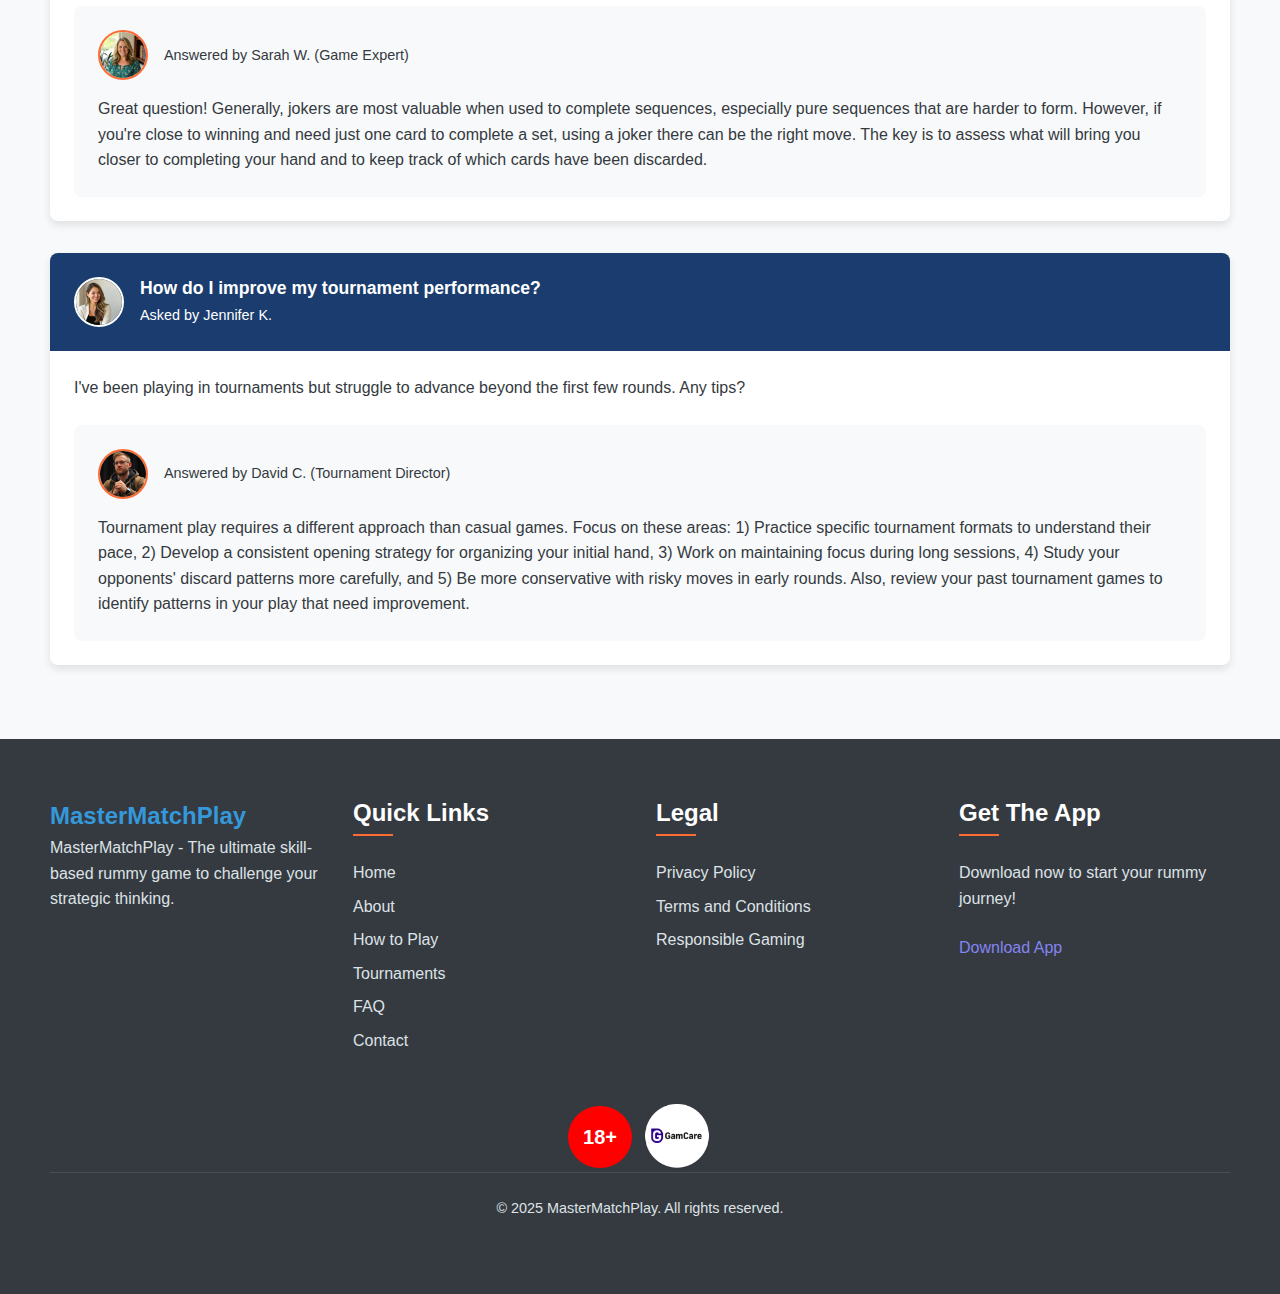
<file: faq.html>
<!DOCTYPE html>
<html lang="en">
<head>
    <meta charset="UTF-8">
    <meta name="viewport" content="width=device-width, initial-scale=1.0">
    <title>Frequently Asked Questions - MasterMatchPlay Rummy</title>
    <meta name="description" content="Find answers to common questions about MasterMatchPlay Rummy. Learn about gameplay, tournaments, and more.">
    <link rel="stylesheet" href="css/style.css">
    
    <link rel="stylesheet" href="fonts/fontawesome/css/all.min.css" />
    <link rel="icon" href="img/favicon.ico" />
    
</head>
<body>
    <header class="header">
        <div class="container">
            <div class="header-content">
                <div class="logo">
                    <a href="/" class="logo-link">
                        MasterMatchPlay
                    </a>
                </div>
                <nav class="main-nav">
                    <ul class="nav-list">
                        <li class="nav-item"><a href="/" class="nav-link">Home</a></li>
                        <li class="nav-item"><a href="about.html" class="nav-link">About</a></li>
                        <li class="nav-item"><a href="how-to-play.html" class="nav-link">How to Play</a></li>
                        <li class="nav-item"><a href="tournaments.html" class="nav-link">Tournaments</a></li>
                        <li class="nav-item"><a href="faq.html" class="nav-link active">FAQ</a></li>
                        <li class="nav-item"><a href="contact.html" class="nav-link">Contact</a></li>
                    </ul>
                </nav>
                <div class="mobile-menu-toggle">
                    <span></span>
                    <span></span>
                    <span></span>
                </div>
                <div class="download-btn-wrapper">
                    <a href="contact.html" class="btn btn-primary">Download App</a>
                </div>
            </div>
        </div>
    </header>

    <main>
        <!-- Hero Section -->
        <section class="page-header">
            <div class="container">
                <h1>Frequently Asked Questions</h1>
                <p>Find answers to common questions about MasterMatchPlay Rummy</p>
            </div>
        </section>

        <!-- FAQ Search Section -->
        <section class="faq-search-section">
            <div class="container">
                <div class="search-container">
                    <div class="search-icon">
                        <i class="fas fa-search"></i>
                    </div>
                    <input type="text" id="faqSearch" placeholder="Search for questions..." class="search-input">
                </div>
                <div class="faq-categories">
                    <button class="category-btn active" data-category="all">All Questions</button>
                    <button class="category-btn" data-category="getting-started">Getting Started</button>
                    <button class="category-btn" data-category="gameplay">Gameplay</button>
                    <button class="category-btn" data-category="tournaments">Tournaments</button>
                    <button class="category-btn" data-category="technical">Technical Support</button>
                </div>
            </div>
        </section>

        <!-- Main FAQ Section -->
        <section class="faq-main-section">
            <div class="container">
                <div class="faq-container">
                    <!-- Getting Started Questions -->
                    <div class="faq-category" id="getting-started">
                        <h2 class="category-title">Getting Started</h2>
                        
                        <div class="faq-item">
                            <div class="faq-question">
                                <h3>What is MasterMatchPlay Rummy?</h3>
                                <div class="faq-toggle">
                                    <i class="fas fa-plus"></i>
                                </div>
                            </div>
                            <div class="faq-answer">
                                <p>MasterMatchPlay Rummy is a skill-based card game that challenges your strategic thinking, pattern recognition, and decision-making abilities. Our platform offers various game modes, tournaments, and practice options to help you improve your skills and compete with other players.</p>
                            </div>
                        </div>
                        
                        <div class="faq-item">
                            <div class="faq-question">
                                <h3>How do I download and install the MasterMatchPlay app?</h3>
                                <div class="faq-toggle">
                                    <i class="fas fa-plus"></i>
                                </div>
                            </div>
                            <div class="faq-answer">
                                <p>You can download MasterMatchPlay from the App Store for iOS devices or from Google Play Store for Android devices. Simply search for "MasterMatchPlay Rummy" in either store, click the download button, and follow the on-screen instructions to install the app on your device.</p>
                            </div>
                        </div>
                        
                        <div class="faq-item">
                            <div class="faq-question">
                                <h3>Is MasterMatchPlay free to play?</h3>
                                <div class="faq-toggle">
                                    <i class="fas fa-plus"></i>
                                </div>
                            </div>
                            <div class="faq-answer">
                                <p>Yes, MasterMatchPlay is free to download and play. We offer various practice modes and casual games that are completely free. Some of our premium tournaments and special events may require entry using in-game tokens, which can be earned through regular gameplay or purchased in the app.</p>
                            </div>
                        </div>
                        
                        <div class="faq-item">
                            <div class="faq-question">
                                <h3>Do I need to create an account to play?</h3>
                                <div class="faq-toggle">
                                    <i class="fas fa-plus"></i>
                                </div>
                            </div>
                            <div class="faq-answer">
                                <p>Yes, you'll need to create a free account to access all the features of MasterMatchPlay. This allows us to save your progress, track your skill development, and pair you with appropriate opponents. You can sign up using your email address or connect through social media accounts.</p>
                            </div>
                        </div>
                    </div>

                    <!-- Gameplay Questions -->
                    <div class="faq-category" id="gameplay">
                        <h2 class="category-title">Gameplay</h2>
                        
                        <div class="faq-item">
                            <div class="faq-question">
                                <h3>What are the basic rules of rummy in MasterMatchPlay?</h3>
                                <div class="faq-toggle">
                                    <i class="fas fa-plus"></i>
                                </div>
                            </div>
                            <div class="faq-answer">
                                <p>The objective in MasterMatchPlay Rummy is to arrange your cards into valid sets and sequences before your opponents. Each player receives 13 cards, and takes turns drawing and discarding cards. A set consists of 3-4 cards of the same rank but different suits, while a sequence is 3 or more consecutive cards of the same suit. For a detailed explanation, visit our <a href="how-to-play.html">How to Play</a> page.</p>
                            </div>
                        </div>
                        
                        <div class="faq-item">
                            <div class="faq-question">
                                <h3>How does the joker work in MasterMatchPlay Rummy?</h3>
                                <div class="faq-toggle">
                                    <i class="fas fa-plus"></i>
                                </div>
                            </div>
                            <div class="faq-answer">
                                <p>In MasterMatchPlay, we use both printed jokers and wild card jokers. The printed joker is the card marked as a joker in the deck. For each game, one random card is selected as the wild card joker. Jokers can substitute for any card to complete sets or sequences, adding a strategic element to the game.</p>
                            </div>
                        </div>
                        
                        <div class="faq-item">
                            <div class="faq-question">
                                <h3>How do I improve my skills in MasterMatchPlay?</h3>
                                <div class="faq-toggle">
                                    <i class="fas fa-plus"></i>
                                </div>
                            </div>
                            <div class="faq-answer">
                                <p>To improve your skills, we recommend:
                                <ul>
                                    <li>Practice regularly in our free practice mode</li>
                                    <li>Watch tutorial videos in our learning center</li>
                                    <li>Start with beginner tournaments to build experience</li>
                                    <li>Analyze your games to identify areas for improvement</li>
                                    <li>Learn different strategies for different scenarios</li>
                                </ul>
                                </p>
                            </div>
                        </div>
                        
                        <div class="faq-item">
                            <div class="faq-question">
                                <h3>Can I play MasterMatchPlay offline?</h3>
                                <div class="faq-toggle">
                                    <i class="fas fa-plus"></i>
                                </div>
                            </div>
                            <div class="faq-answer">
                                <p>Yes, MasterMatchPlay offers an offline practice mode where you can play against AI opponents. This is perfect for improving your skills when you don't have an internet connection. However, to participate in tournaments and play against real players, an internet connection is required.</p>
                            </div>
                        </div>
                    </div>

                    <!-- Tournament Questions -->
                    <div class="faq-category" id="tournaments">
                        <h2 class="category-title">Tournaments</h2>
                        
                        <div class="faq-item">
                            <div class="faq-question">
                                <h3>How do I join a tournament?</h3>
                                <div class="faq-toggle">
                                    <i class="fas fa-plus"></i>
                                </div>
                            </div>
                            <div class="faq-answer">
                                <p>To join a tournament, open the MasterMatchPlay app and navigate to the 'Tournaments' section. Browse the list of upcoming tournaments, select the one you want to join, and click on the 'Register' or 'Join Tournament' button. Some tournaments may have skill level requirements or entry criteria.</p>
                            </div>
                        </div>
                        
                        <div class="faq-item">
                            <div class="faq-question">
                                <h3>What types of tournaments does MasterMatchPlay offer?</h3>
                                <div class="faq-toggle">
                                    <i class="fas fa-plus"></i>
                                </div>
                            </div>
                            <div class="faq-answer">
                                <p>MasterMatchPlay offers a variety of tournaments including:
                                <ul>
                                    <li>Weekly Challenge - Regular tournaments for all skill levels</li>
                                    <li>Newcomers Challenge - Designed specifically for beginners</li>
                                    <li>Master's Cup - Monthly tournament for experienced players</li>
                                    <li>Strategy Sprint - Fast-paced tournaments with shorter rounds</li>
                                    <li>Team Challenge - Cooperative tournaments where you play with friends</li>
                                    <li>Championship Series - Our premier tournament series with qualification rounds</li>
                                </ul>
                                </p>
                            </div>
                        </div>
                        
                        <div class="faq-item">
                            <div class="faq-question">
                                <h3>How are players matched in tournaments?</h3>
                                <div class="faq-toggle">
                                    <i class="fas fa-plus"></i>
                                </div>
                            </div>
                            <div class="faq-answer">
                                <p>Tournament matchmaking depends on the tournament format. In knockout tournaments, players are initially paired randomly or based on seeding. In Swiss format tournaments, players are matched against others with similar records. Our system ensures fair matchups based on skill level and tournament performance.</p>
                            </div>
                        </div>
                        
                        <div class="faq-item">
                            <div class="faq-question">
                                <h3>What happens if I disconnect during a tournament match?</h3>
                                <div class="faq-toggle">
                                    <i class="fas fa-plus"></i>
                                </div>
                            </div>
                            <div class="faq-answer">
                                <p>If you disconnect during a tournament match, the game will automatically pause for up to 2 minutes, giving you time to reconnect. If you reconnect within this time, you can continue playing from where you left off. If you don't reconnect within the time limit, the match may be forfeited. For technical issues during tournaments, please contact our support team immediately.</p>
                            </div>
                        </div>
                    </div>

                    <!-- Technical Support Questions -->
                    <div class="faq-category" id="technical">
                        <h2 class="category-title">Technical Support</h2>
                        
                        <div class="faq-item">
                            <div class="faq-question">
                                <h3>What devices are compatible with MasterMatchPlay?</h3>
                                <div class="faq-toggle">
                                    <i class="fas fa-plus"></i>
                                </div>
                            </div>
                            <div class="faq-answer">
                                <p>MasterMatchPlay is compatible with:
                                <ul>
                                    <li>iOS devices running iOS 12.0 or later</li>
                                    <li>Android devices running Android 6.0 or later</li>
                                    <li>Most modern web browsers for the web version</li>
                                </ul>
                                For optimal performance, we recommend devices with at least 2GB of RAM.</p>
                            </div>
                        </div>
                        
                        <div class="faq-item">
                            <div class="faq-question">
                                <h3>How do I report a bug or technical issue?</h3>
                                <div class="faq-toggle">
                                    <i class="fas fa-plus"></i>
                                </div>
                            </div>
                            <div class="faq-answer">
                                <p>To report a bug or technical issue:
                                <ol>
                                    <li>Go to the Settings menu in the app</li>
                                    <li>Select "Help & Support"</li>
                                    <li>Choose "Report a Problem"</li>
                                    <li>Fill out the form with details about the issue</li>
                                </ol>
                                Use the contact form on our <a href="contact.html">Contact page</a>.</p>
                            </div>
                        </div>
                        
                        <div class="faq-item">
                            <div class="faq-question">
                                <h3>How do I recover my account if I forget my password?</h3>
                                <div class="faq-toggle">
                                    <i class="fas fa-plus"></i>
                                </div>
                            </div>
                            <div class="faq-answer">
                                <p>If you forget your password:
                                <ol>
                                    <li>On the login screen, tap "Forgot Password"</li>
                                    <li>Enter the email address associated with your account</li>
                                    <li>Check your email for a password reset link</li>
                                    <li>Follow the instructions to create a new password</li>
                                </ol>
                                If you don't receive the email, check your spam folder or contact our support team for assistance.</p>
                            </div>
                        </div>
                        
                        <div class="faq-item">
                            <div class="faq-question">
                                <h3>How much data does MasterMatchPlay use?</h3>
                                <div class="faq-toggle">
                                    <i class="fas fa-plus"></i>
                                </div>
                            </div>
                            <div class="faq-answer">
                                <p>MasterMatchPlay is designed to be data-efficient. A typical game uses approximately 0.5-1MB of data, while tournaments may use more depending on their duration. The initial download of the app is around 75MB. To reduce data usage, you can download game assets while connected to Wi-Fi and play the offline mode when not connected to the internet.</p>
                            </div>
                        </div>
                    </div>
                </div>

                <div class="faq-not-found">
                    <h3>Can't find what you're looking for?</h3>
                    <p>If you have a question that isn't answered here, please reach out to our support team.</p>
                    <a href="contact.html" class="btn btn-primary">Contact Support</a>
                </div>
            </div>
        </section>

        <!-- Community Questions Section -->
        <section class="community-questions-section">
            <div class="container">
                <div class="section-header">
                    <h2>Community Questions</h2>
                    <p>Questions and answers from our community of players</p>
                </div>
                <div class="community-questions">
                    <div class="community-question">
                        <div class="question-header">
                            <div class="user-avatar">
                                <img src="img/rev3.jpg" alt="User Avatar">
                            </div>
                            <div class="question-meta">
                                <h3>What's the best strategy for using jokers?</h3>
                                <p class="user-name">Asked by Michael T.</p>
                            </div>
                        </div>
                        <div class="question-content">
                            <p class="question-text">I'm often unsure whether to use jokers to complete sets or sequences. Any advice?</p>
                            <div class="answer">
                                <div class="answer-header">
                                    <div class="user-avatar staff">
                                        <img src="img/rev1.jpg" alt="Staff Avatar">
                                    </div>
                                    <p class="user-name">Answered by Sarah W. (Game Expert)</p>
                                </div>
                                <p class="answer-text">Great question! Generally, jokers are most valuable when used to complete sequences, especially pure sequences that are harder to form. However, if you're close to winning and need just one card to complete a set, using a joker there can be the right move. The key is to assess what will bring you closer to completing your hand and to keep track of which cards have been discarded.</p>
                            </div>
                        </div>
                    </div>
                    
                    <div class="community-question">
                        <div class="question-header">
                            <div class="user-avatar">
                                <img src="img/rev4.jpg" alt="User Avatar">
                            </div>
                            <div class="question-meta">
                                <h3>How do I improve my tournament performance?</h3>
                                <p class="user-name">Asked by Jennifer K.</p>
                            </div>
                        </div>
                        <div class="question-content">
                            <p class="question-text">I've been playing in tournaments but struggle to advance beyond the first few rounds. Any tips?</p>
                            <div class="answer">
                                <div class="answer-header">
                                    <div class="user-avatar staff">
                                        <img src="img/rev2.jpg" alt="Staff Avatar">
                                    </div>
                                    <p class="user-name">Answered by David C. (Tournament Director)</p>
                                </div>
                                <p class="answer-text">Tournament play requires a different approach than casual games. Focus on these areas: 1) Practice specific tournament formats to understand their pace, 2) Develop a consistent opening strategy for organizing your initial hand, 3) Work on maintaining focus during long sessions, 4) Study your opponents' discard patterns more carefully, and 5) Be more conservative with risky moves in early rounds. Also, review your past tournament games to identify patterns in your play that need improvement.</p>
                            </div>
                        </div>
                    </div>
                </div>

            </div>
        </section>

        <!-- Download Section -->
    </main>

    <footer class="footer">
        <div class="container">
            <div class="footer-content">
                <div class="footer-column">
                    <div class="footer-logo">
                        <a href="/" class="logo-link">
                        MasterMatchPlay
                    </a>
                    </div>
                    <p>MasterMatchPlay - The ultimate skill-based rummy game to challenge your strategic thinking.</p>

                </div>
                <div class="footer-column">
                    <h3>Quick Links</h3>
                    <ul class="footer-links">
                        <li><a href="/">Home</a></li>
                        <li><a href="about.html">About</a></li>
                        <li><a href="how-to-play.html">How to Play</a></li>
                        <li><a href="tournaments.html">Tournaments</a></li>
                        <li><a href="faq.html">FAQ</a></li>
                        <li><a href="contact.html">Contact</a></li>
                    </ul>
                </div>
                <div class="footer-column">
                    <h3>Legal</h3>
                    <ul class="footer-links">
                        <li><a href="privacy-policy.html">Privacy Policy</a></li>
                        <li><a href="terms-conditions.html">Terms and Conditions</a></li>
                        <li><a href="responsible-gaming.html">Responsible Gaming</a></li>
                    </ul>
                </div>
                <div class="footer-column">
                    <h3>Get The App</h3>
                    <p>Download now to start your rummy journey!</p>
                    <div class="app-buttons">
                                                <a href="contact.html" class="app-btn">
                            Download App
                        </a>
                    </div>
                </div>
            </div>
            <div class="gam" >
                <div class="cirle" >18+</div>
                <a href="https://www.gamcare.org.uk/" target="_blank"><img class="img18" src="img/ga-care.png" alt="img" ></a>
            </div>
            <div class="footer-bottom">
                <p>&copy; 2025 MasterMatchPlay. All rights reserved.</p>
            </div>
        </div>
    </footer>

    <script src="js/main.js"></script>
</body>
</html>
</file>
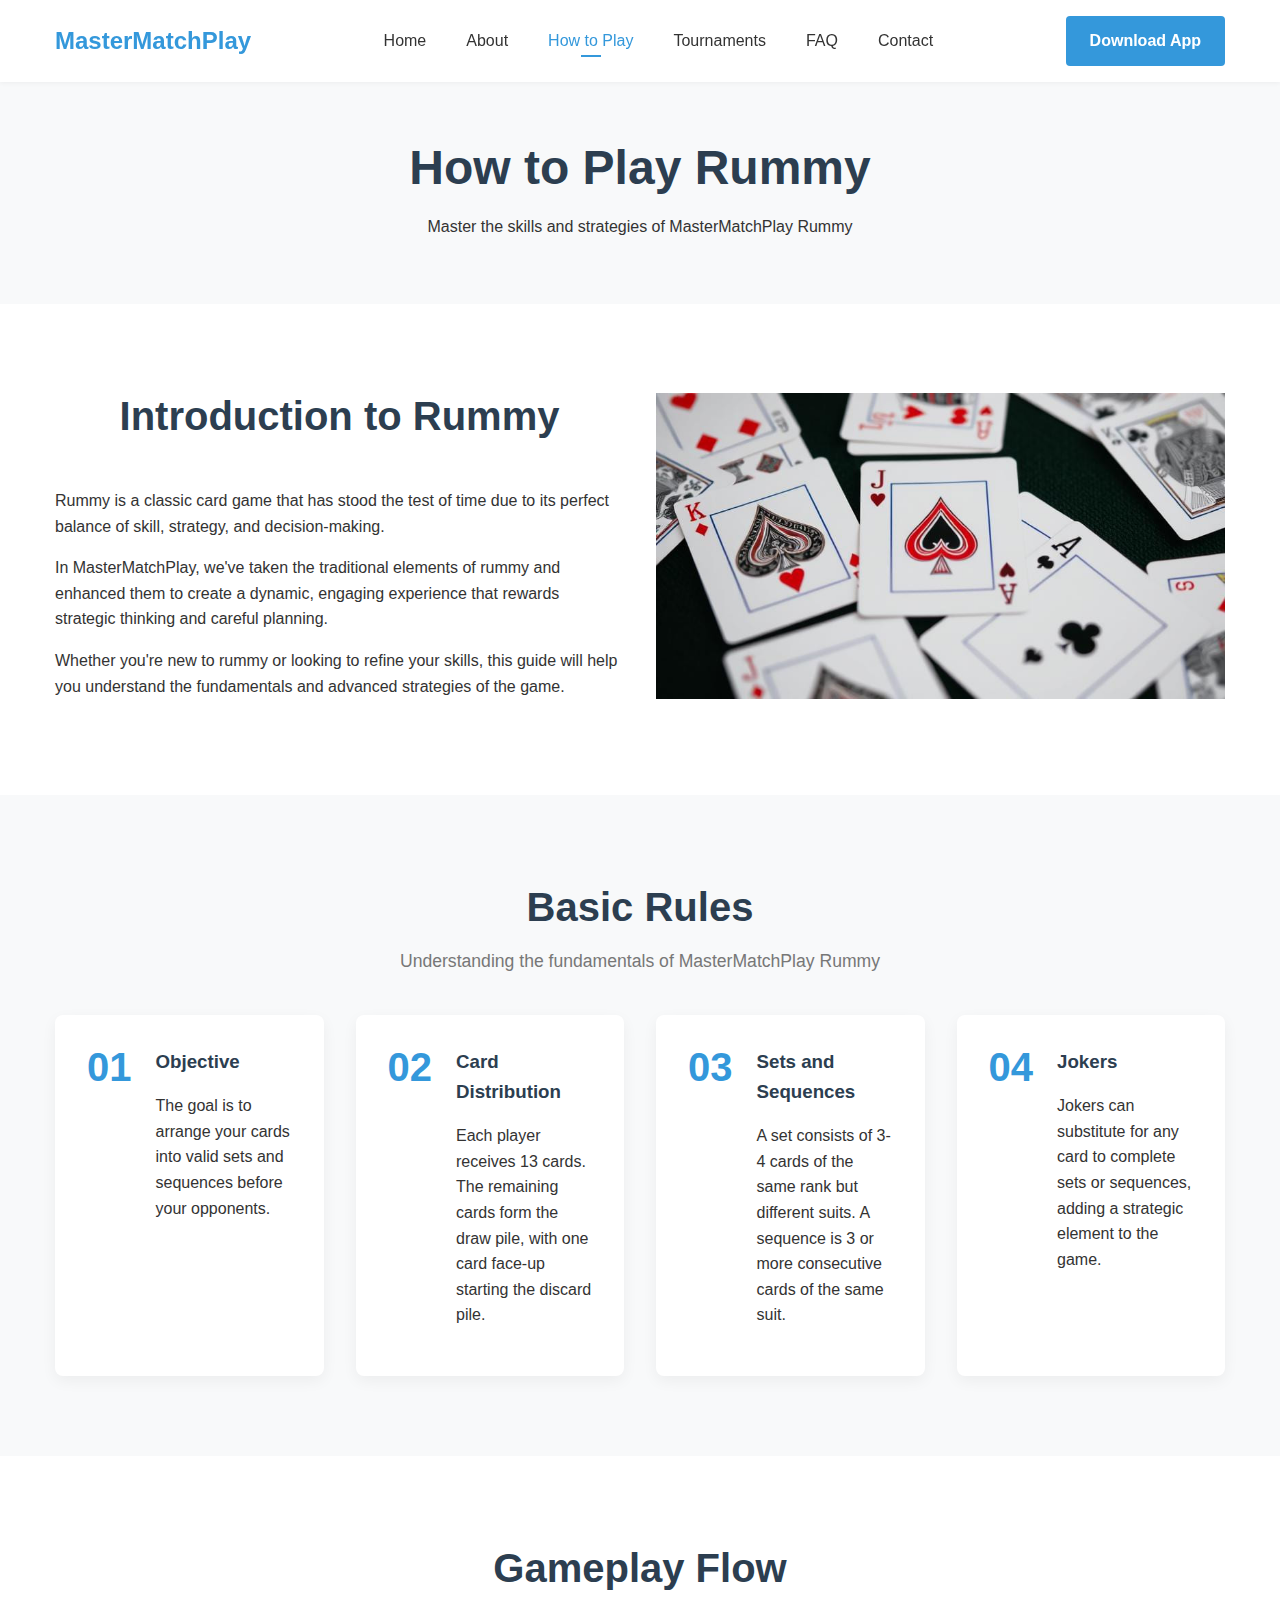
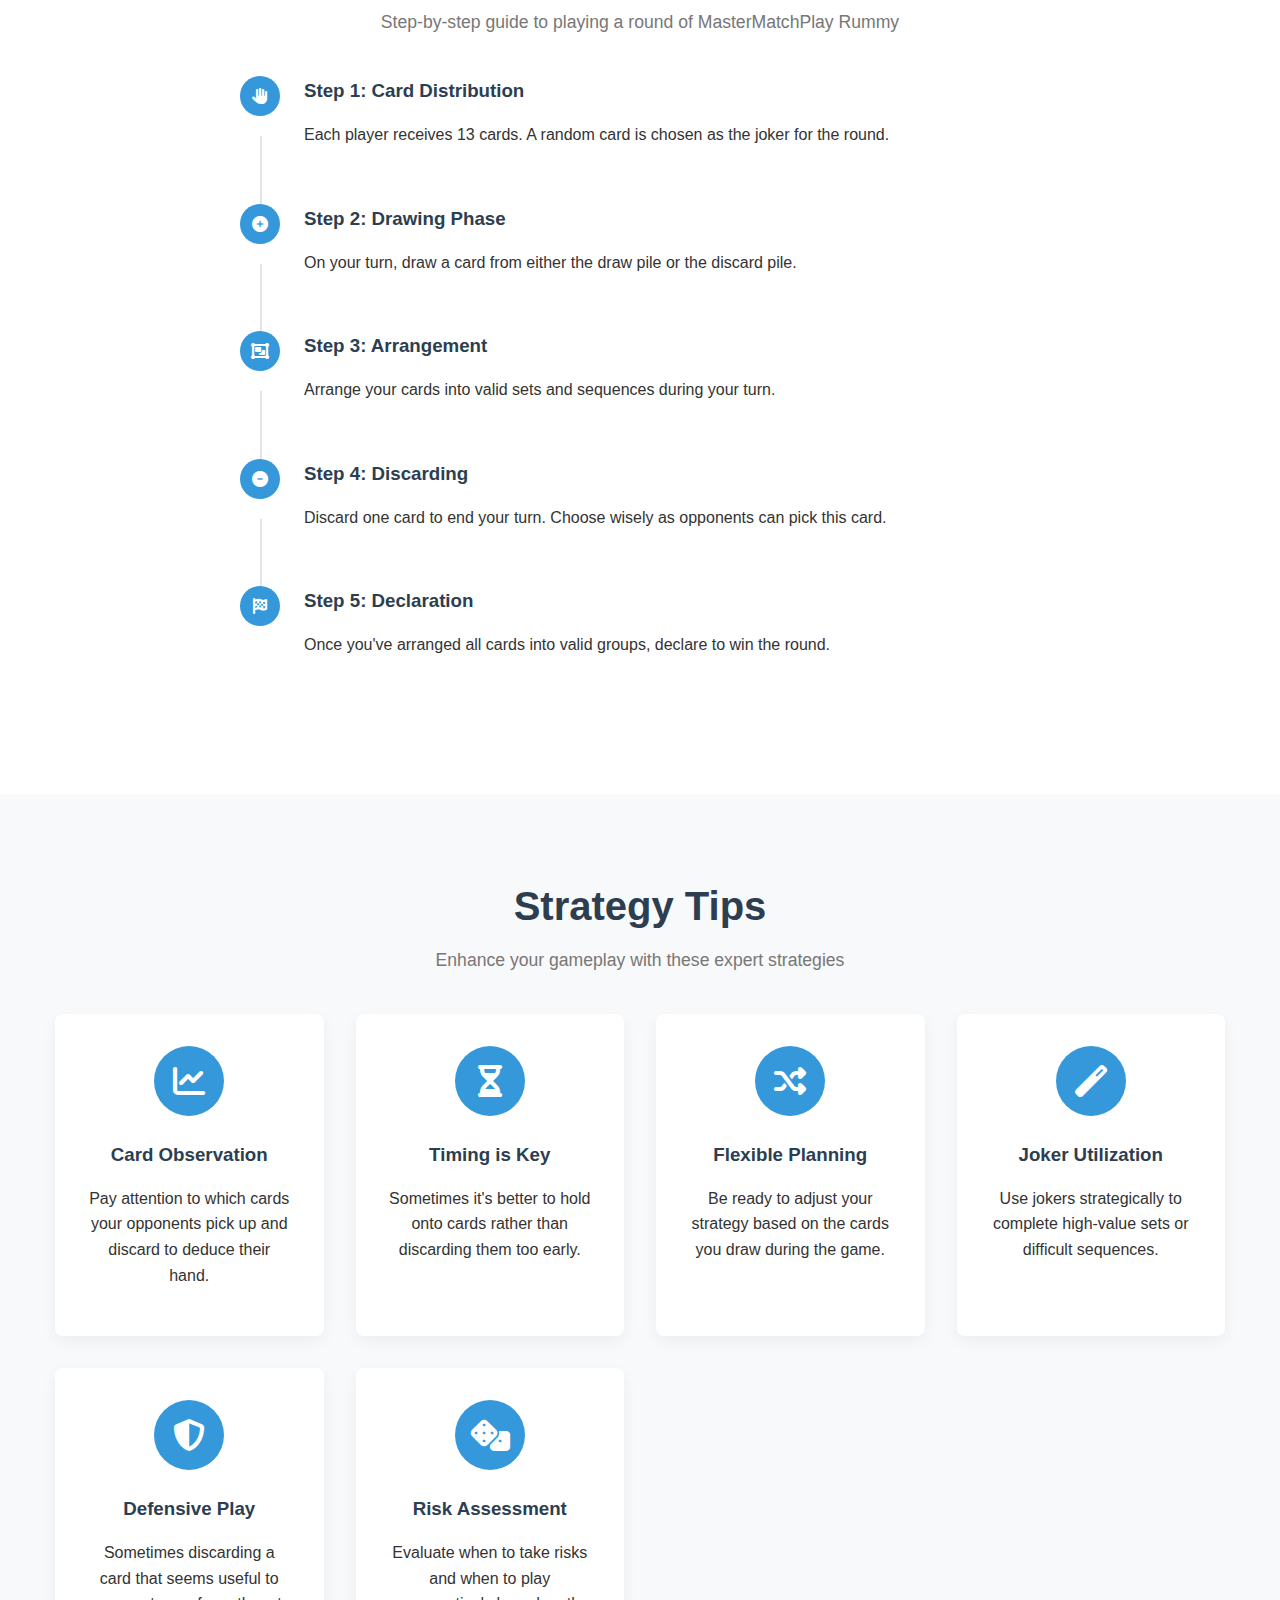
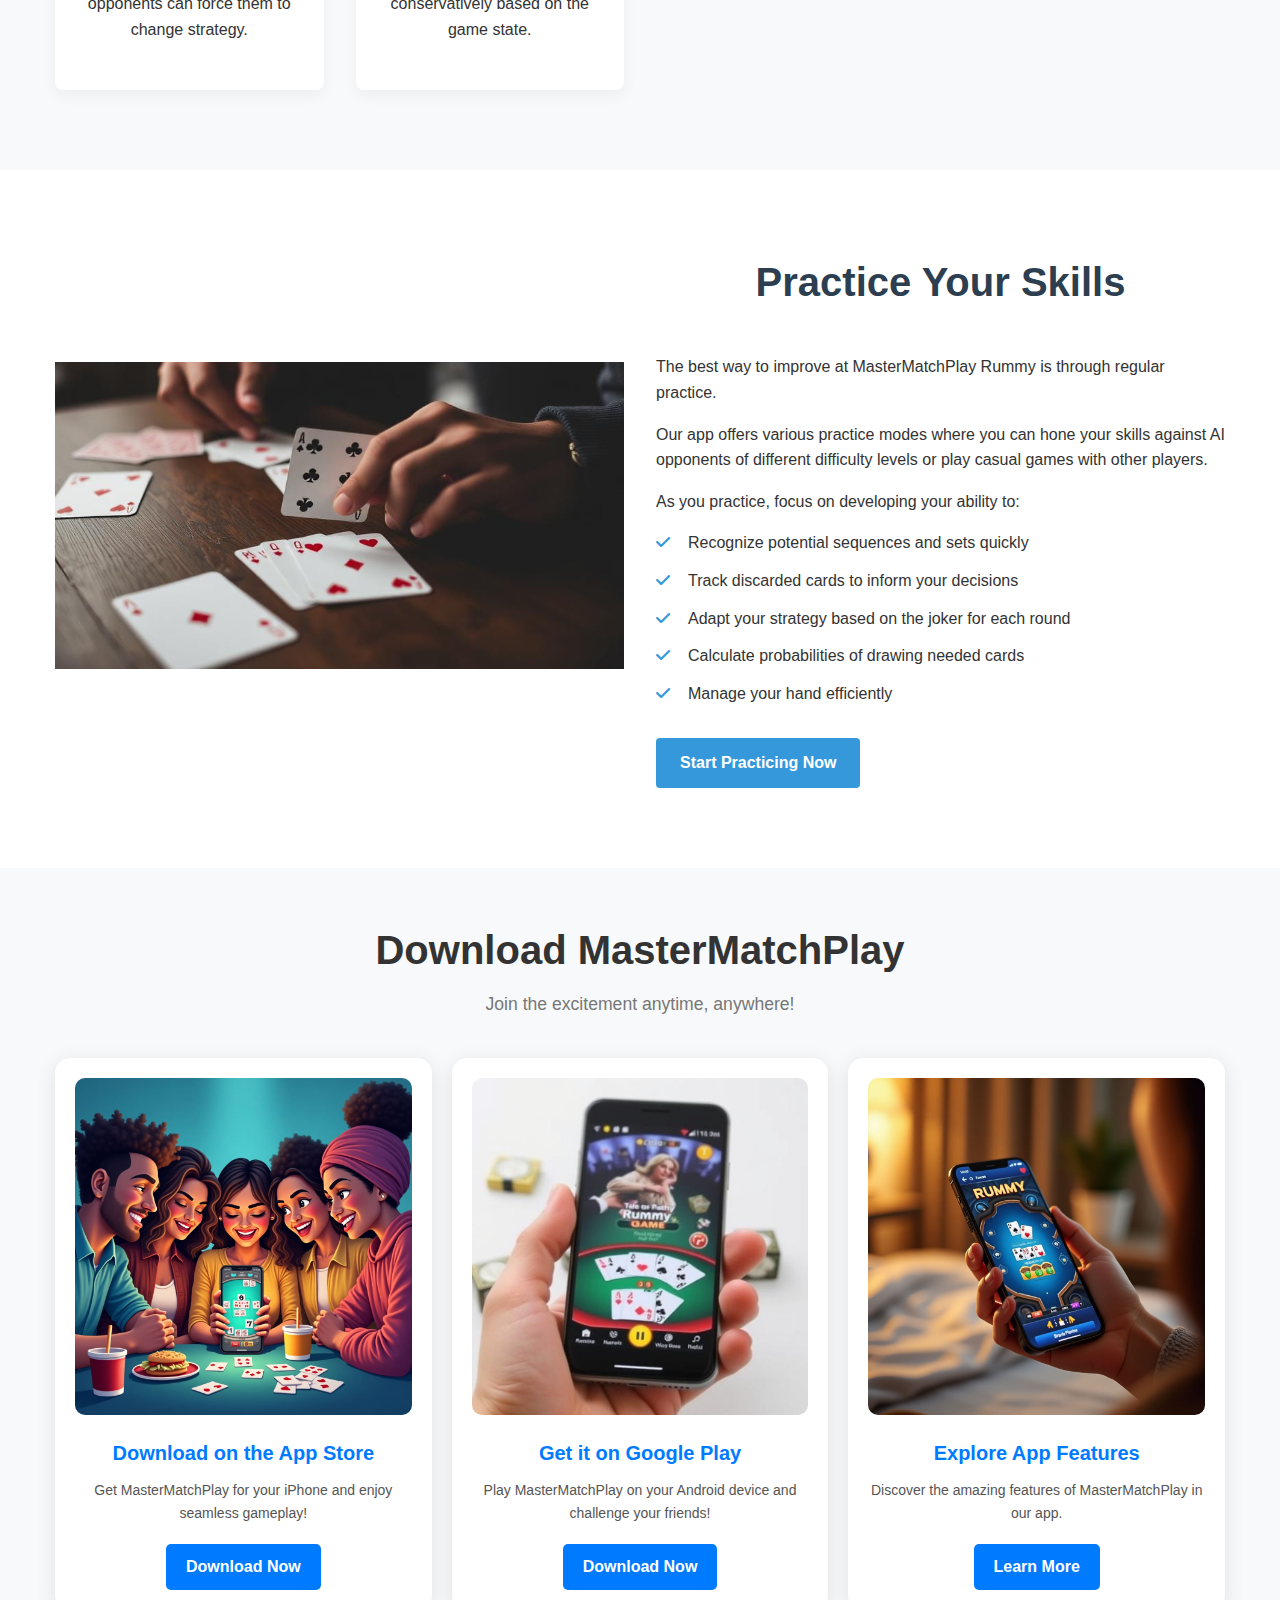
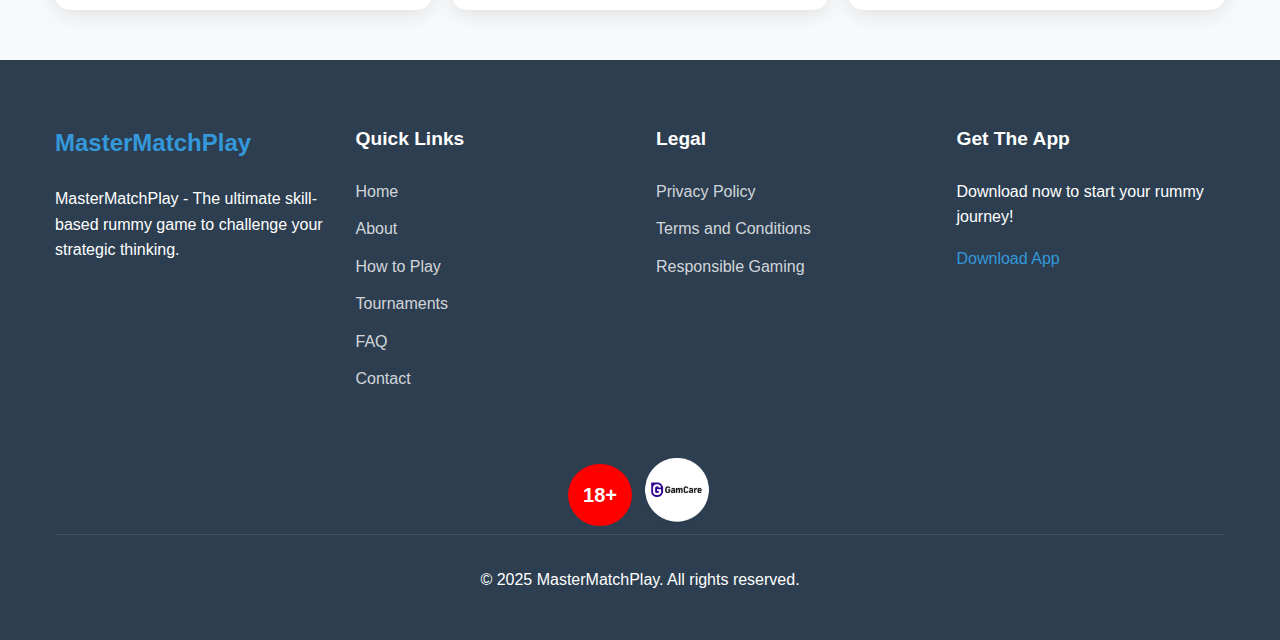
<file: how-to-play.html>
<!DOCTYPE html>
<html lang="en">
<head>
    <meta charset="UTF-8">
    <meta name="viewport" content="width=device-width, initial-scale=1.0">
    <title>How to Play Rummy - MasterMatchPlay Guide</title>
    <meta name="description" content="Learn how to play rummy with our comprehensive guide. Master the rules and strategies of MasterMatchPlay Rummy.">
    <link rel="stylesheet" href="style.css">
    
    <link rel="stylesheet" href="fonts/fontawesome/css/all.min.css" />
    <link rel="icon" href="img/favicon.ico" />
    
</head>
<body>
    <header class="header">
        <div class="container">
            <div class="header-content">
                <div class="logo">
                    <a href="/" class="logo-link">
                        MasterMatchPlay
                    </a>
                </div>
                <nav class="main-nav">
                    <ul class="nav-list">
                        <li class="nav-item"><a href="/" class="nav-link">Home</a></li>
                        <li class="nav-item"><a href="about.html" class="nav-link">About</a></li>
                        <li class="nav-item"><a href="how-to-play.html" class="nav-link active">How to Play</a></li>
                        <li class="nav-item"><a href="tournaments.html" class="nav-link">Tournaments</a></li>
                        <li class="nav-item"><a href="faq.html" class="nav-link">FAQ</a></li>
                        <li class="nav-item"><a href="contact.html" class="nav-link">Contact</a></li>
                    </ul>
                </nav>
                <div class="mobile-menu-toggle">
                    <span></span>
                    <span></span>
                    <span></span>
                </div>
                <div class="download-btn-wrapper">
                    <a href="contact.html" class="btn btn-primary">Download App</a>
                </div>
            </div>
        </div>
    </header>

    <main>
        <!-- Hero Section -->
        <section class="page-header">
            <div class="container">
                <h1>How to Play Rummy</h1>
                <p>Master the skills and strategies of MasterMatchPlay Rummy</p>
            </div>
        </section>

        <!-- Introduction Section -->
        <section class="intro-section">
            <div class="container">
                <div class="two-column-layout">
                    <div class="column-content">
                        <div class="section-header text-left">
                            <h2>Introduction to Rummy</h2>
                        </div>
                        <p>Rummy is a classic card game that has stood the test of time due to its perfect balance of skill, strategy, and decision-making.</p>
                        <p>In MasterMatchPlay, we've taken the traditional elements of rummy and enhanced them to create a dynamic, engaging experience that rewards strategic thinking and careful planning.</p>
                        <p>Whether you're new to rummy or looking to refine your skills, this guide will help you understand the fundamentals and advanced strategies of the game.</p>
                    </div>
                    <div class="column-image">
                        <img src="img/how-to-play-hero.jpg" alt="Rummy Cards Displayed">
                    </div>
                </div>
            </div>
        </section>

        <!-- Basic Rules Section -->
        <section class="rules-section">
            <div class="container">
                <div class="section-header">
                    <h2>Basic Rules</h2>
                    <p>Understanding the fundamentals of MasterMatchPlay Rummy</p>
                </div>
                <div class="rules-container">
                    <div class="rule-card">
                        <div class="rule-number">01</div>
                        <div class="rule-content">
                            <h3>Objective</h3>
                            <p>The goal is to arrange your cards into valid sets and sequences before your opponents.</p>
                        </div>
                    </div>
                    <div class="rule-card">
                        <div class="rule-number">02</div>
                        <div class="rule-content">
                            <h3>Card Distribution</h3>
                            <p>Each player receives 13 cards. The remaining cards form the draw pile, with one card face-up starting the discard pile.</p>
                        </div>
                    </div>
                    <div class="rule-card">
                        <div class="rule-number">03</div>
                        <div class="rule-content">
                            <h3>Sets and Sequences</h3>
                            <p>A set consists of 3-4 cards of the same rank but different suits. A sequence is 3 or more consecutive cards of the same suit.</p>
                        </div>
                    </div>
                    <div class="rule-card">
                        <div class="rule-number">04</div>
                        <div class="rule-content">
                            <h3>Jokers</h3>
                            <p>Jokers can substitute for any card to complete sets or sequences, adding a strategic element to the game.</p>
                        </div>
                    </div>
                    
                </div>
            </div>
        </section>

        <!-- Gameplay Flow Section -->
        <section class="gameplay-section">
            <div class="container">
                <div class="section-header">
                    <h2>Gameplay Flow</h2>
                    <p>Step-by-step guide to playing a round of MasterMatchPlay Rummy</p>
                </div>
                <div class="gameplay-flow">
                    <div class="flow-step">
                        <div class="step-icon">
                            <i class="fas fa-hand-paper"></i>
                        </div>
                        <div class="step-content">
                            <h3>Step 1: Card Distribution</h3>
                            <p>Each player receives 13 cards. A random card is chosen as the joker for the round.</p>
                        </div>
                    </div>
                    <div class="flow-step">
                        <div class="step-icon">
                            <i class="fas fa-plus-circle"></i>
                        </div>
                        <div class="step-content">
                            <h3>Step 2: Drawing Phase</h3>
                            <p>On your turn, draw a card from either the draw pile or the discard pile.</p>
                        </div>
                    </div>
                    <div class="flow-step">
                        <div class="step-icon">
                            <i class="fas fa-object-group"></i>
                        </div>
                        <div class="step-content">
                            <h3>Step 3: Arrangement</h3>
                            <p>Arrange your cards into valid sets and sequences during your turn.</p>
                        </div>
                    </div>
                    <div class="flow-step">
                        <div class="step-icon">
                            <i class="fas fa-minus-circle"></i>
                        </div>
                        <div class="step-content">
                            <h3>Step 4: Discarding</h3>
                            <p>Discard one card to end your turn. Choose wisely as opponents can pick this card.</p>
                        </div>
                    </div>
                    <div class="flow-step">
                        <div class="step-icon">
                            <i class="fas fa-flag-checkered"></i>
                        </div>
                        <div class="step-content">
                            <h3>Step 5: Declaration</h3>
                            <p>Once you've arranged all cards into valid groups, declare to win the round.</p>
                        </div>
                    </div>
                </div>
            </div>
        </section>

        <!-- Strategy Tips Section -->
        <section class="strategy-section">
            <div class="container">
                <div class="section-header">
                    <h2>Strategy Tips</h2>
                    <p>Enhance your gameplay with these expert strategies</p>
                </div>
                <div class="strategy-grid">
                    <div class="strategy-card">
                        <div class="strategy-icon">
                            <i class="fas fa-chart-line"></i>
                        </div>
                        <h3>Card Observation</h3>
                        <p>Pay attention to which cards your opponents pick up and discard to deduce their hand.</p>
                    </div>
                    <div class="strategy-card">
                        <div class="strategy-icon">
                            <i class="fas fa-hourglass-half"></i>
                        </div>
                        <h3>Timing is Key</h3>
                        <p>Sometimes it's better to hold onto cards rather than discarding them too early.</p>
                    </div>
                    <div class="strategy-card">
                        <div class="strategy-icon">
                            <i class="fas fa-random"></i>
                        </div>
                        <h3>Flexible Planning</h3>
                        <p>Be ready to adjust your strategy based on the cards you draw during the game.</p>
                    </div>
                    <div class="strategy-card">
                        <div class="strategy-icon">
                            <i class="fas fa-magic"></i>
                        </div>
                        <h3>Joker Utilization</h3>
                        <p>Use jokers strategically to complete high-value sets or difficult sequences.</p>
                    </div>
                    <div class="strategy-card">
                        <div class="strategy-icon">
                            <i class="fas fa-shield-alt"></i>
                        </div>
                        <h3>Defensive Play</h3>
                        <p>Sometimes discarding a card that seems useful to opponents can force them to change strategy.</p>
                    </div>
                    <div class="strategy-card">
                        <div class="strategy-icon">
                            <i class="fas fa-dice"></i>
                        </div>
                        <h3>Risk Assessment</h3>
                        <p>Evaluate when to take risks and when to play conservatively based on the game state.</p>
                    </div>
                </div>
            </div>
        </section>

        <!-- Practice Skills Section -->
        <section class="practice-section">
            <div class="container">
                <div class="two-column-layout reverse-mobile">
                    <div class="column-image">
                        <img src="img/skill-img.jpg" alt="Player Practicing Rummy Skills">
                    </div>
                    <div class="column-content">
                        <div class="section-header text-left">
                            <h2>Practice Your Skills</h2>
                        </div>
                        <p>The best way to improve at MasterMatchPlay Rummy is through regular practice.</p>
                        <p>Our app offers various practice modes where you can hone your skills against AI opponents of different difficulty levels or play casual games with other players.</p>
                        <p>As you practice, focus on developing your ability to:</p>
                        <ul class="check-list">
                            <li>Recognize potential sequences and sets quickly</li>
                            <li>Track discarded cards to inform your decisions</li>
                            <li>Adapt your strategy based on the joker for each round</li>
                            <li>Calculate probabilities of drawing needed cards</li>
                            <li>Manage your hand efficiently</li>
                        </ul>
                        <a href="contact.html" class="btn btn-primary">Start Practicing Now</a>
                    </div>
                </div>
            </div>
        </section>

        <!-- App Download Section -->
        <section class="app-download-section">
            <div class="container">
                <div class="section-header">
                    <h2 class="section-title">Download MasterMatchPlay</h2>
                    <p class="section-subtitle">Join the excitement anytime, anywhere!</p>
                </div>
                <div class="app-card-container">
                    <div class="app-card">
                        <img src="img/online-game-1.jpg" alt="Download on the App Store" class="app-image">
                        <h3 class="app-title">Download on the App Store</h3>
                        <p class="app-description">Get MasterMatchPlay for your iPhone and enjoy seamless gameplay!</p>
                        <a href="contact.html" class="btn app-download-btn">Download Now</a>
                    </div>
                    <div class="app-card">
                        <img src="img/online-game-2.jpg" alt="Get it on Google Play" class="app-image">
                        <h3 class="app-title">Get it on Google Play</h3>
                        <p class="app-description">Play MasterMatchPlay on your Android device and challenge your friends!</p>
                        <a href="contact.html" class="btn app-download-btn">Download Now</a>
                    </div>
                    <div class="app-card">
                        <img src="img/online-game-3.jpg" alt="Explore App Features" class="app-image">
                        <h3 class="app-title">Explore App Features</h3>
                        <p class="app-description">Discover the amazing features of MasterMatchPlay in our app.</p>
                        <a href="contact.html" class="btn app-download-btn">Learn More</a>
                    </div>
                </div>
            </div>
        </section>

    </main>

    <footer class="footer">
        <div class="container">
            <div class="footer-content">
                <div class="footer-column">
                    <div class="footer-logo">
                        <a href="/" class="logo-link">
                        MasterMatchPlay
                    </a>
                    </div>
                    <p>MasterMatchPlay - The ultimate skill-based rummy game to challenge your strategic thinking.</p>

                </div>
                <div class="footer-column">
                    <h3>Quick Links</h3>
                    <ul class="footer-links">
                        <li><a href="/">Home</a></li>
                        <li><a href="about.html">About</a></li>
                        <li><a href="how-to-play.html">How to Play</a></li>
                        <li><a href="tournaments.html">Tournaments</a></li>
                        <li><a href="faq.html">FAQ</a></li>
                        <li><a href="contact.html">Contact</a></li>
                    </ul>
                </div>
                <div class="footer-column">
                    <h3>Legal</h3>
                    <ul class="footer-links">
                        <li><a href="privacy-policy.html">Privacy Policy</a></li>
                        <li><a href="terms-conditions.html">Terms and Conditions</a></li>
                        <li><a href="responsible-gaming.html">Responsible Gaming</a></li>
                    </ul>
                </div>
                <div class="footer-column">
                    <h3>Get The App</h3>
                    <p>Download now to start your rummy journey!</p>
                    <div class="app-buttons">
                                                <a href="contact.html" class="app-btn">
                            Download App
                        </a>
                    </div>
                </div>
            </div>
            <div class="gam" >
                <div class="cirle" >18+</div>
                <a href="https://www.gamcare.org.uk/" target="_blank"><img class="img18" src="img/ga-care.png" alt="img" ></a>
            </div>
            <div class="footer-bottom">
                <p>&copy; 2025 MasterMatchPlay. All rights reserved.</p>
            </div>
        </div>
    </footer>

    <script src="script.js"></script>
</body>
</html>
</file>
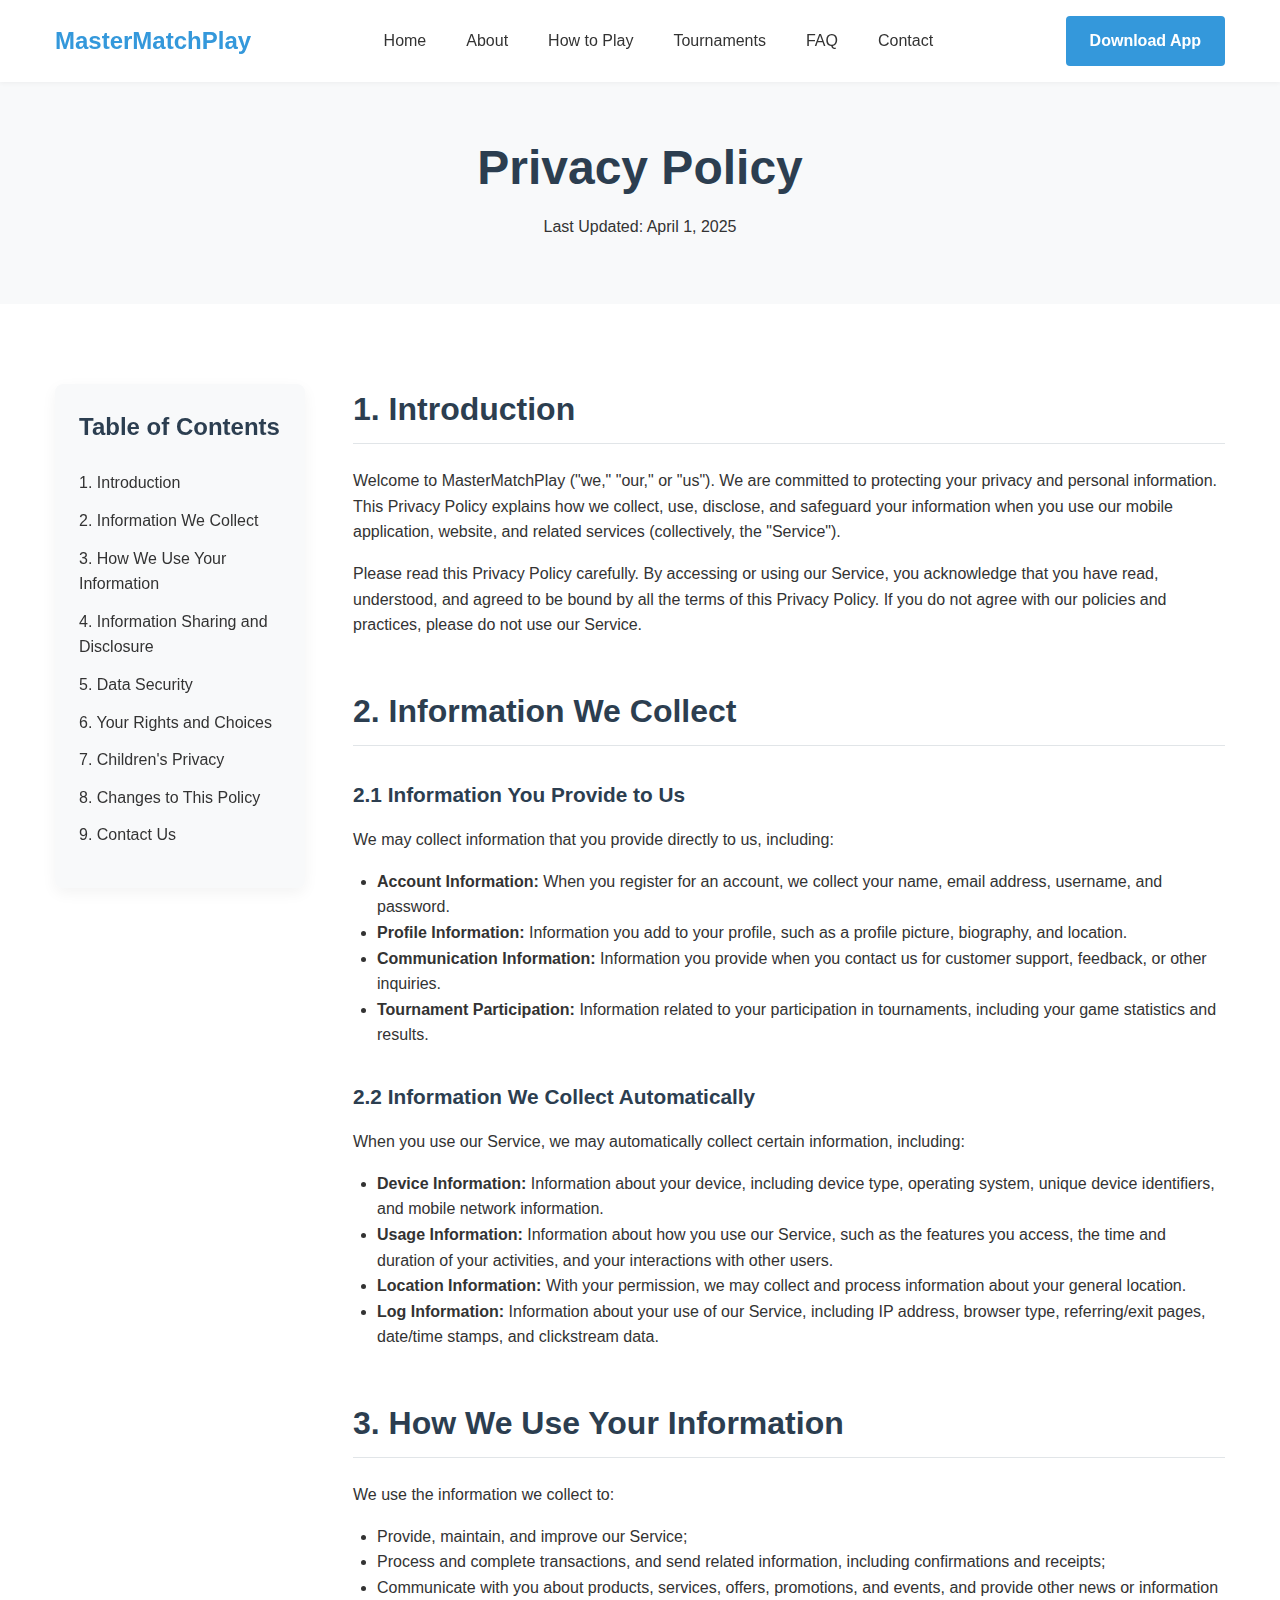
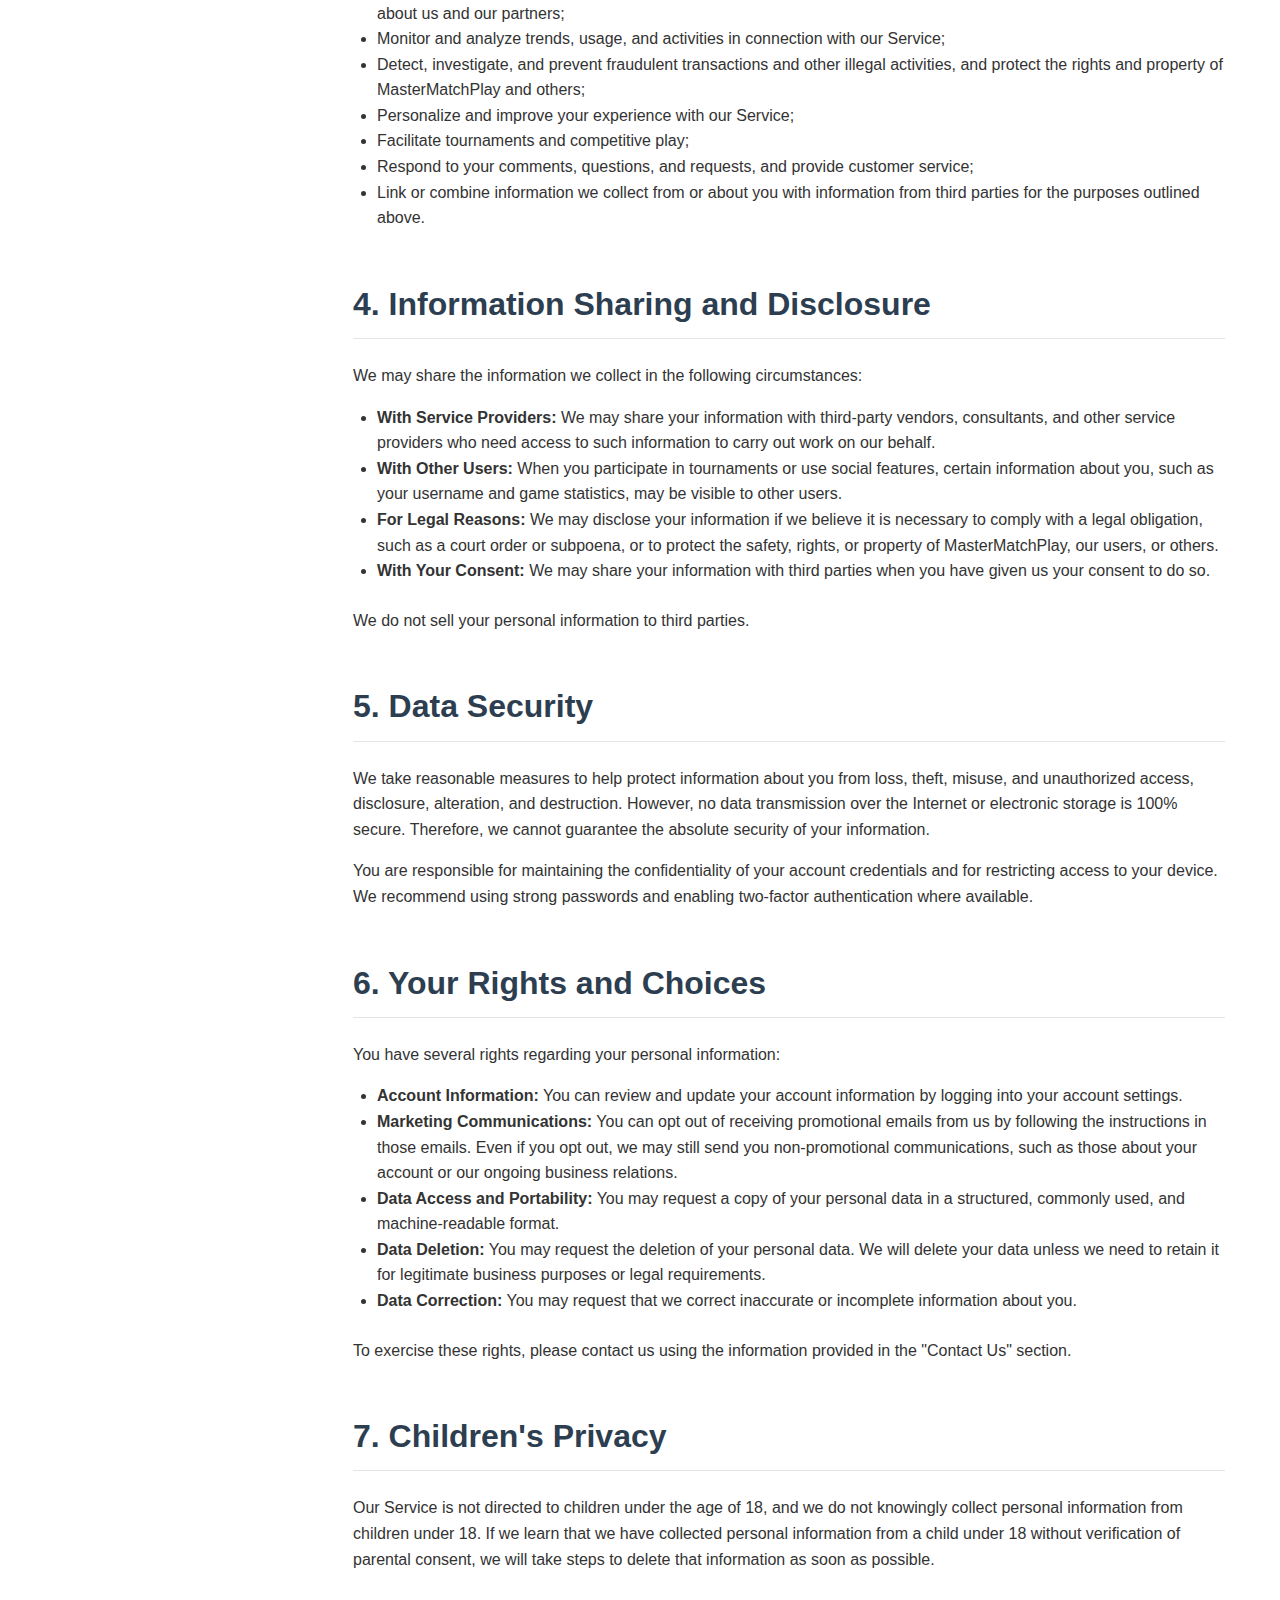
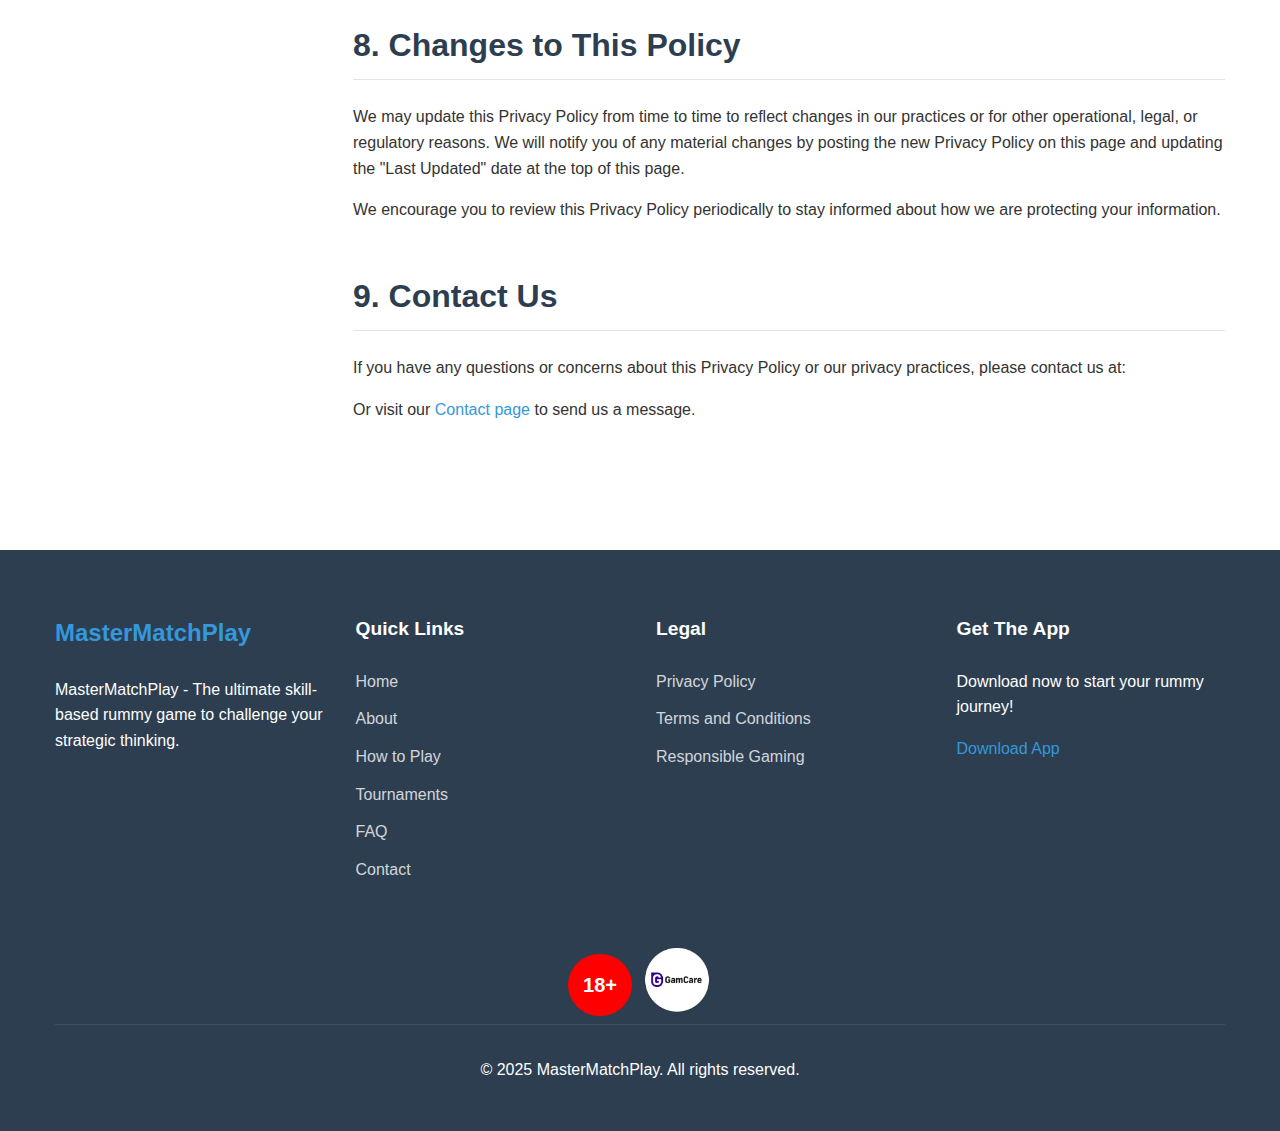
<file: privacy-policy.html>
<!DOCTYPE html>
<html lang="en">
<head>
    <meta charset="UTF-8">
    <meta name="viewport" content="width=device-width, initial-scale=1.0">
    <title>Privacy Policy - MasterMatchPlay Rummy</title>
    <meta name="description" content="Read our privacy policy to understand how MasterMatchPlay collects, uses, and protects your personal information.">
    <link rel="stylesheet" href="style.css">
    <meta name="robots" content="noindex, follow">

    <link rel="stylesheet" href="fonts/fontawesome/css/all.min.css" />
    <link rel="icon" href="img/favicon.ico" />
    
</head>
<body>
    <header class="header">
        <div class="container">
            <div class="header-content">
                <div class="logo">
                    <a href="/" class="logo-link">
                        MasterMatchPlay
                    </a>
                </div>
                <nav class="main-nav">
                    <ul class="nav-list">
                        <li class="nav-item"><a href="/" class="nav-link">Home</a></li>
                        <li class="nav-item"><a href="about.html" class="nav-link">About</a></li>
                        <li class="nav-item"><a href="how-to-play.html" class="nav-link">How to Play</a></li>
                        <li class="nav-item"><a href="tournaments.html" class="nav-link">Tournaments</a></li>
                        <li class="nav-item"><a href="faq.html" class="nav-link">FAQ</a></li>
                        <li class="nav-item"><a href="contact.html" class="nav-link">Contact</a></li>
                    </ul>
                </nav>
                <div class="mobile-menu-toggle">
                    <span></span>
                    <span></span>
                    <span></span>
                </div>
                <div class="download-btn-wrapper">
                    <a href="contact.html" class="btn btn-primary">Download App</a>
                </div>
            </div>
        </div>
    </header>

    <main>
        <!-- Hero Section -->
        <section class="page-header">
            <div class="container">
                <h1>Privacy Policy</h1>
                <p>Last Updated: April 1, 2025</p>
            </div>
        </section>

        <!-- Introduction Section -->
        <section class="legal-section">
            <div class="container">
                <div class="legal-container">
                    <div class="legal-toc">
                        <h2>Table of Contents</h2>
                        <ul class="toc-list">
                            <li><a href="#introduction">1. Introduction</a></li>
                            <li><a href="#information-collected">2. Information We Collect</a></li>
                            <li><a href="#use-of-information">3. How We Use Your Information</a></li>
                            <li><a href="#information-sharing">4. Information Sharing and Disclosure</a></li>
                            <li><a href="#data-security">5. Data Security</a></li>
                            <li><a href="#user-rights">6. Your Rights and Choices</a></li>
                            <li><a href="#children">7. Children's Privacy</a></li>
                            <li><a href="#changes">8. Changes to This Policy</a></li>
                            <li><a href="#contact-us">9. Contact Us</a></li>
                        </ul>
                    </div>

                    <div class="legal-content">
                        <div id="introduction" class="legal-section-content">
                            <h2>1. Introduction</h2>
                            <p>Welcome to MasterMatchPlay ("we," "our," or "us"). We are committed to protecting your privacy and personal information. This Privacy Policy explains how we collect, use, disclose, and safeguard your information when you use our mobile application, website, and related services (collectively, the "Service").</p>
                            <p>Please read this Privacy Policy carefully. By accessing or using our Service, you acknowledge that you have read, understood, and agreed to be bound by all the terms of this Privacy Policy. If you do not agree with our policies and practices, please do not use our Service.</p>
                        </div>

                        <div id="information-collected" class="legal-section-content">
                            <h2>2. Information We Collect</h2>
                            <h3>2.1 Information You Provide to Us</h3>
                            <p>We may collect information that you provide directly to us, including:</p>
                            <ul>
                                <li><strong>Account Information:</strong> When you register for an account, we collect your name, email address, username, and password.</li>
                                <li><strong>Profile Information:</strong> Information you add to your profile, such as a profile picture, biography, and location.</li>
                                <li><strong>Communication Information:</strong> Information you provide when you contact us for customer support, feedback, or other inquiries.</li>
                                <li><strong>Tournament Participation:</strong> Information related to your participation in tournaments, including your game statistics and results.</li>
                            </ul>

                            <h3>2.2 Information We Collect Automatically</h3>
                            <p>When you use our Service, we may automatically collect certain information, including:</p>
                            <ul>
                                <li><strong>Device Information:</strong> Information about your device, including device type, operating system, unique device identifiers, and mobile network information.</li>
                                <li><strong>Usage Information:</strong> Information about how you use our Service, such as the features you access, the time and duration of your activities, and your interactions with other users.</li>
                                <li><strong>Location Information:</strong> With your permission, we may collect and process information about your general location.</li>
                                <li><strong>Log Information:</strong> Information about your use of our Service, including IP address, browser type, referring/exit pages, date/time stamps, and clickstream data.</li>
                            </ul>
                        </div>

                        <div id="use-of-information" class="legal-section-content">
                            <h2>3. How We Use Your Information</h2>
                            <p>We use the information we collect to:</p>
                            <ul>
                                <li>Provide, maintain, and improve our Service;</li>
                                <li>Process and complete transactions, and send related information, including confirmations and receipts;</li>
                                <li>Communicate with you about products, services, offers, promotions, and events, and provide other news or information about us and our partners;</li>
                                <li>Monitor and analyze trends, usage, and activities in connection with our Service;</li>
                                <li>Detect, investigate, and prevent fraudulent transactions and other illegal activities, and protect the rights and property of MasterMatchPlay and others;</li>
                                <li>Personalize and improve your experience with our Service;</li>
                                <li>Facilitate tournaments and competitive play;</li>
                                <li>Respond to your comments, questions, and requests, and provide customer service;</li>
                                <li>Link or combine information we collect from or about you with information from third parties for the purposes outlined above.</li>
                            </ul>
                        </div>

                        <div id="information-sharing" class="legal-section-content">
                            <h2>4. Information Sharing and Disclosure</h2>
                            <p>We may share the information we collect in the following circumstances:</p>
                            <ul>
                                <li><strong>With Service Providers:</strong> We may share your information with third-party vendors, consultants, and other service providers who need access to such information to carry out work on our behalf.</li>
                                <li><strong>With Other Users:</strong> When you participate in tournaments or use social features, certain information about you, such as your username and game statistics, may be visible to other users.</li>
                                <li><strong>For Legal Reasons:</strong> We may disclose your information if we believe it is necessary to comply with a legal obligation, such as a court order or subpoena, or to protect the safety, rights, or property of MasterMatchPlay, our users, or others.</li>
                                <li><strong>With Your Consent:</strong> We may share your information with third parties when you have given us your consent to do so.</li>
                            </ul>
                            <p>We do not sell your personal information to third parties.</p>
                        </div>

                        <div id="data-security" class="legal-section-content">
                            <h2>5. Data Security</h2>
                            <p>We take reasonable measures to help protect information about you from loss, theft, misuse, and unauthorized access, disclosure, alteration, and destruction. However, no data transmission over the Internet or electronic storage is 100% secure. Therefore, we cannot guarantee the absolute security of your information.</p>
                            <p>You are responsible for maintaining the confidentiality of your account credentials and for restricting access to your device. We recommend using strong passwords and enabling two-factor authentication where available.</p>
                        </div>

                        <div id="user-rights" class="legal-section-content">
                            <h2>6. Your Rights and Choices</h2>
                            <p>You have several rights regarding your personal information:</p>
                            <ul>
                                <li><strong>Account Information:</strong> You can review and update your account information by logging into your account settings.</li>
                                <li><strong>Marketing Communications:</strong> You can opt out of receiving promotional emails from us by following the instructions in those emails. Even if you opt out, we may still send you non-promotional communications, such as those about your account or our ongoing business relations.</li>
                                <li><strong>Data Access and Portability:</strong> You may request a copy of your personal data in a structured, commonly used, and machine-readable format.</li>
                                <li><strong>Data Deletion:</strong> You may request the deletion of your personal data. We will delete your data unless we need to retain it for legitimate business purposes or legal requirements.</li>
                                <li><strong>Data Correction:</strong> You may request that we correct inaccurate or incomplete information about you.</li>
                            </ul>
                            <p>To exercise these rights, please contact us using the information provided in the "Contact Us" section.</p>
                        </div>

                        <div id="children" class="legal-section-content">
                            <h2>7. Children's Privacy</h2>
                            <p>Our Service is not directed to children under the age of 18, and we do not knowingly collect personal information from children under 18. If we learn that we have collected personal information from a child under 18 without verification of parental consent, we will take steps to delete that information as soon as possible.</p>
                        </div>

                        <div id="changes" class="legal-section-content">
                            <h2>8. Changes to This Policy</h2>
                            <p>We may update this Privacy Policy from time to time to reflect changes in our practices or for other operational, legal, or regulatory reasons. We will notify you of any material changes by posting the new Privacy Policy on this page and updating the "Last Updated" date at the top of this page.</p>
                            <p>We encourage you to review this Privacy Policy periodically to stay informed about how we are protecting your information.</p>
                        </div>

                        <div id="contact-us" class="legal-section-content">
                            <h2>9. Contact Us</h2>
                            <p>If you have any questions or concerns about this Privacy Policy or our privacy practices, please contact us at:</p>
                            <p>Or visit our <a href="contact.html">Contact page</a> to send us a message.</p>
                        </div>
                    </div>
                </div>
            </div>
        </section>

        <!-- App Download Section -->
    </main>

    <footer class="footer">
        <div class="container">
            <div class="footer-content">
                <div class="footer-column">
                    <div class="footer-logo">
                        <a href="/" class="logo-link">
                        MasterMatchPlay
                    </a>
                    </div>
                    <p>MasterMatchPlay - The ultimate skill-based rummy game to challenge your strategic thinking.</p>

                </div>
                <div class="footer-column">
                    <h3>Quick Links</h3>
                    <ul class="footer-links">
                        <li><a href="/">Home</a></li>
                        <li><a href="about.html">About</a></li>
                        <li><a href="how-to-play.html">How to Play</a></li>
                        <li><a href="tournaments.html">Tournaments</a></li>
                        <li><a href="faq.html">FAQ</a></li>
                        <li><a href="contact.html">Contact</a></li>
                    </ul>
                </div>
                <div class="footer-column">
                    <h3>Legal</h3>
                    <ul class="footer-links">
                        <li><a href="privacy-policy.html">Privacy Policy</a></li>
                        <li><a href="terms-conditions.html">Terms and Conditions</a></li>
                        <li><a href="responsible-gaming.html">Responsible Gaming</a></li>
                    </ul>
                </div>
                <div class="footer-column">
                    <h3>Get The App</h3>
                    <p>Download now to start your rummy journey!</p>
                    <div class="app-buttons">
                                                <a href="contact.html" class="app-btn">
                            Download App
                        </a>
                    </div>
                </div>
            </div>
            <div class="gam" >
                <div class="cirle" >18+</div>
                <a href="https://www.gamcare.org.uk/" target="_blank"><img class="img18" src="img/ga-care.png" alt="img" ></a>
            </div>
            <div class="footer-bottom">
                <p>&copy; 2025 MasterMatchPlay. All rights reserved.</p>
            </div>
        </div>
    </footer>

    <script src="script.js"></script>
</body>
</html>
</file>
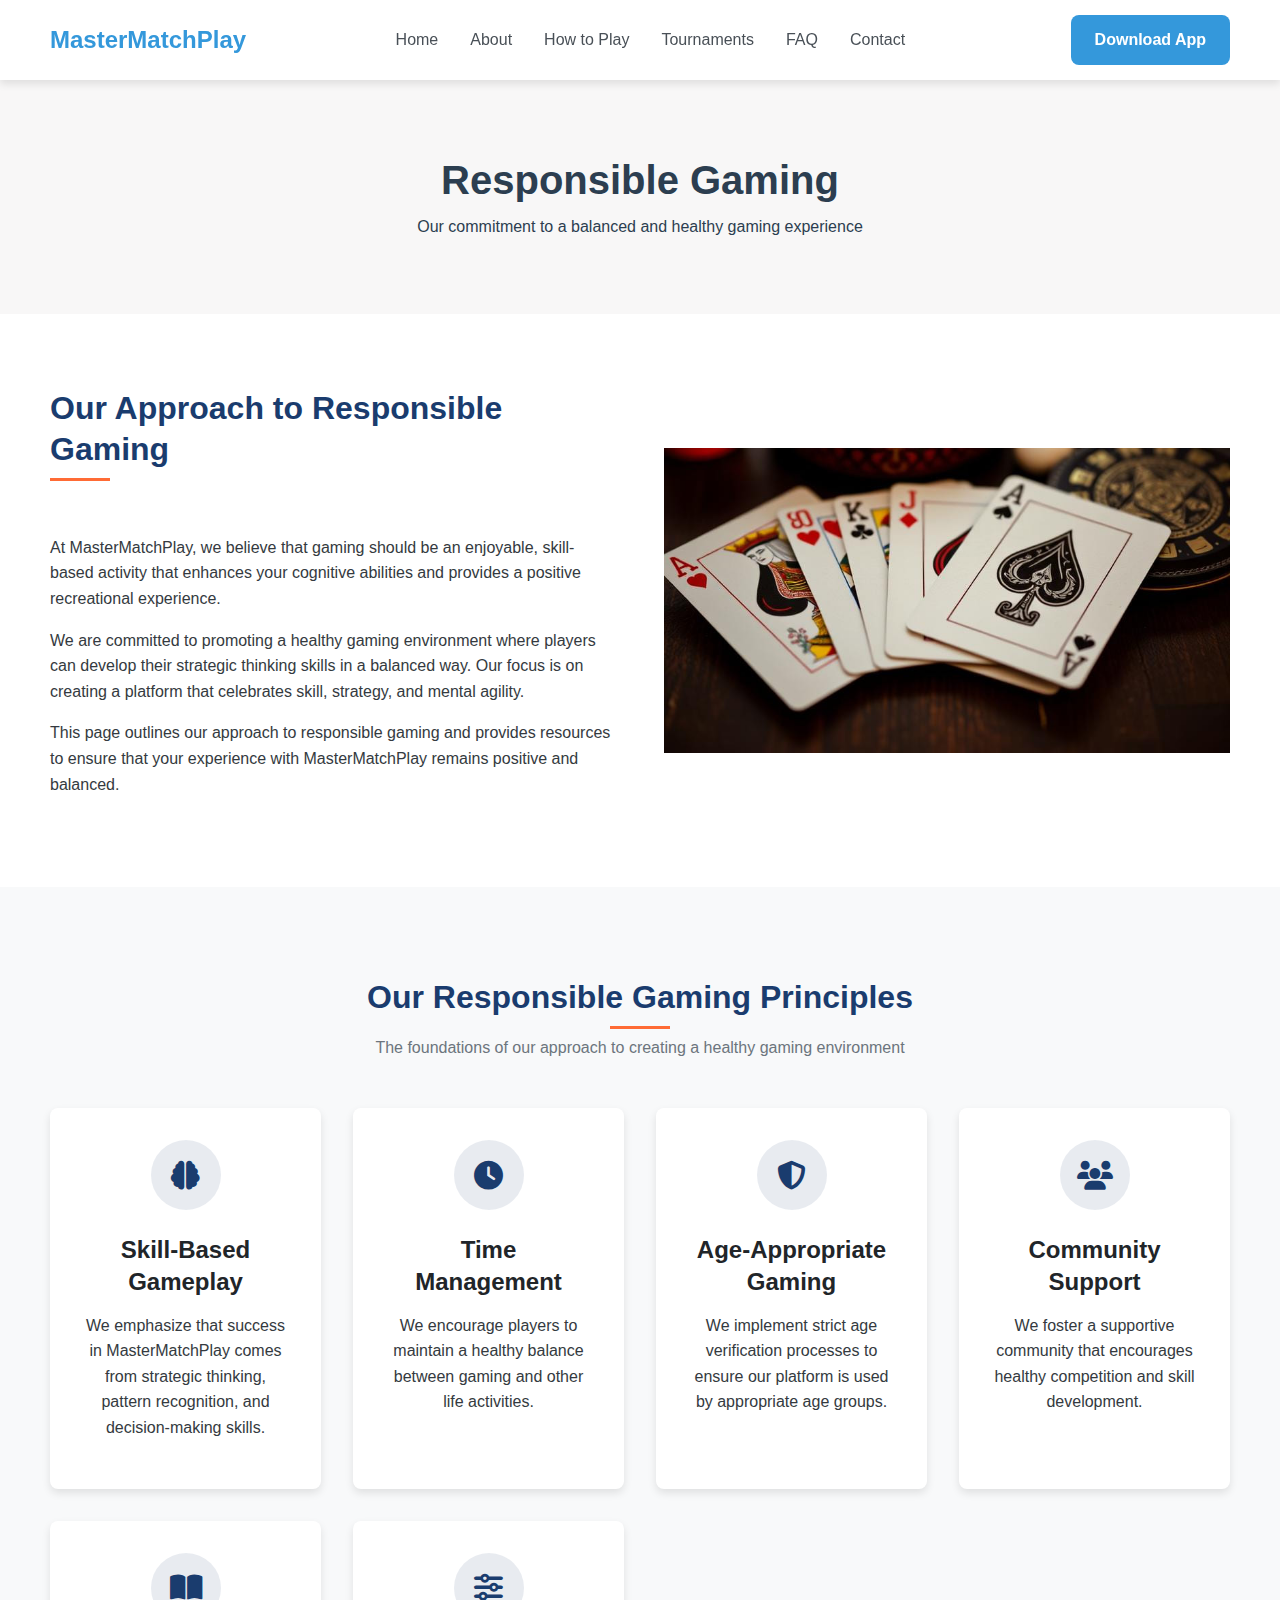
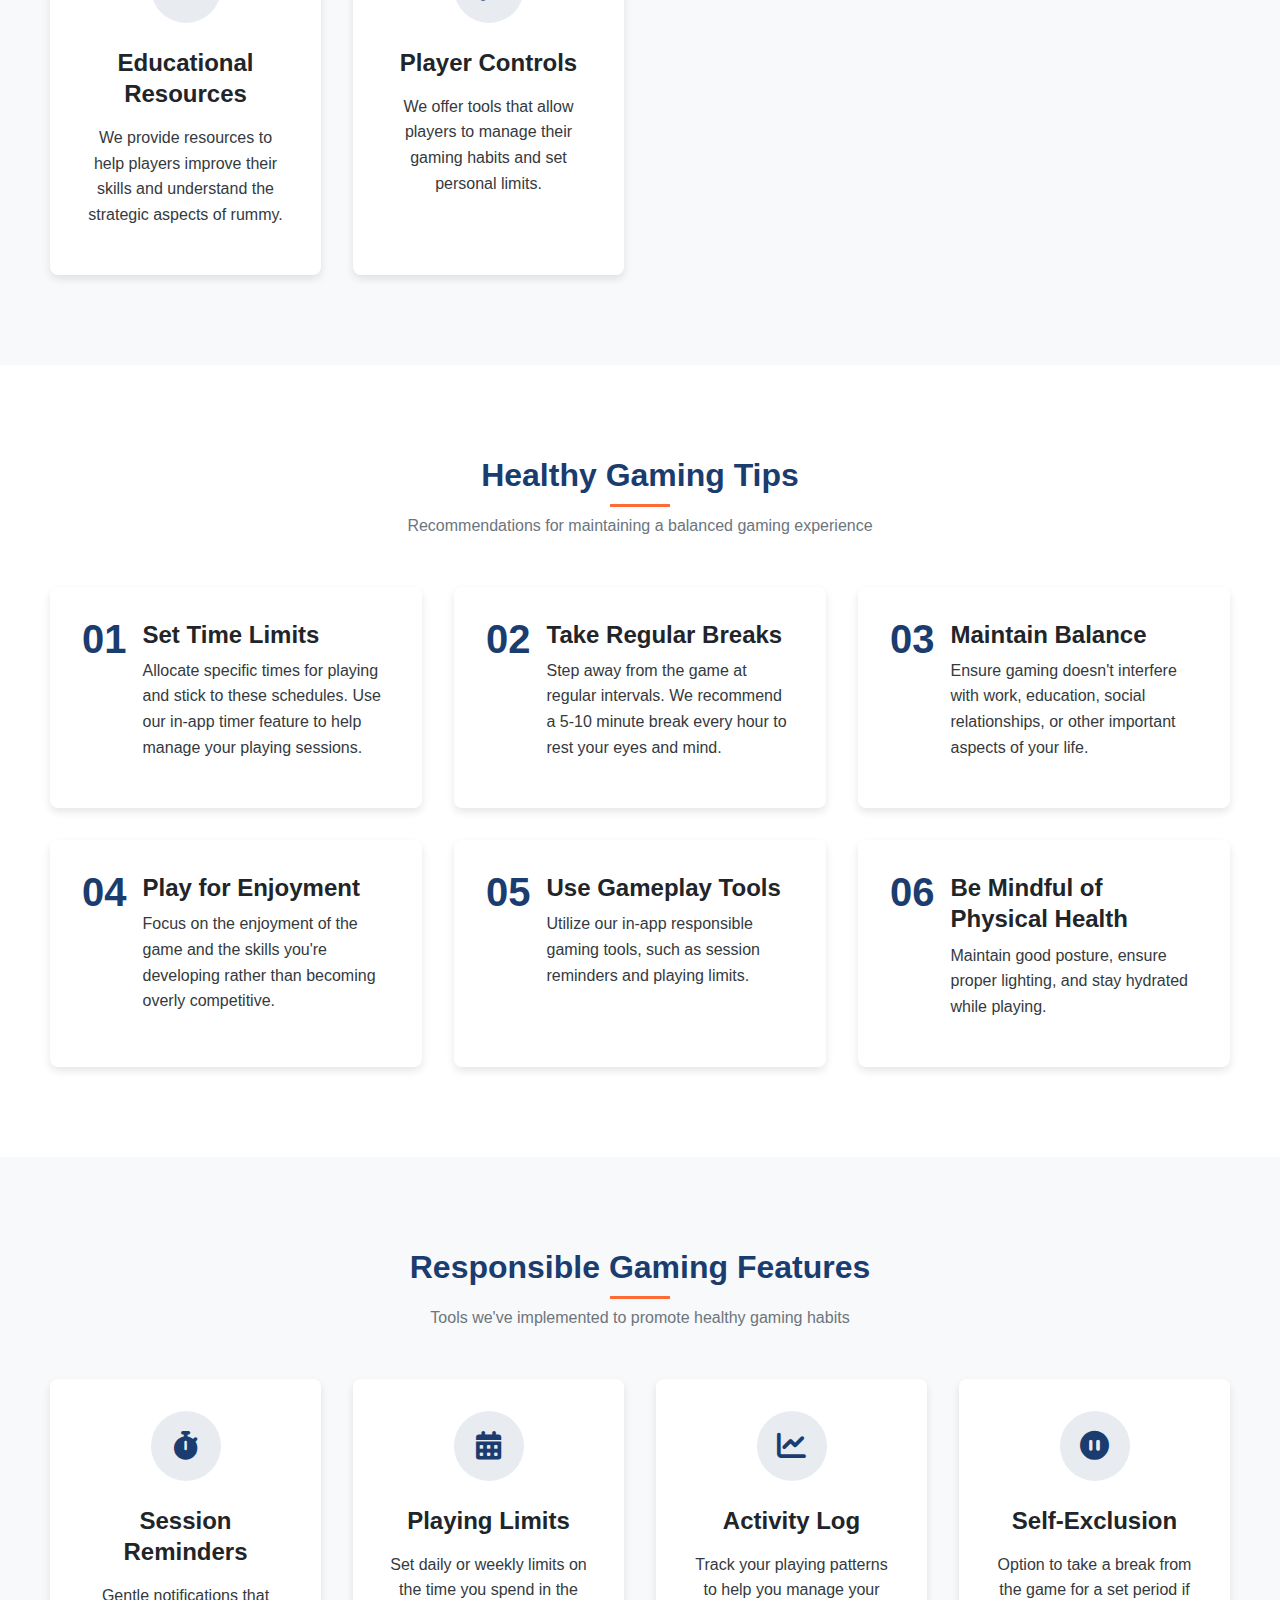
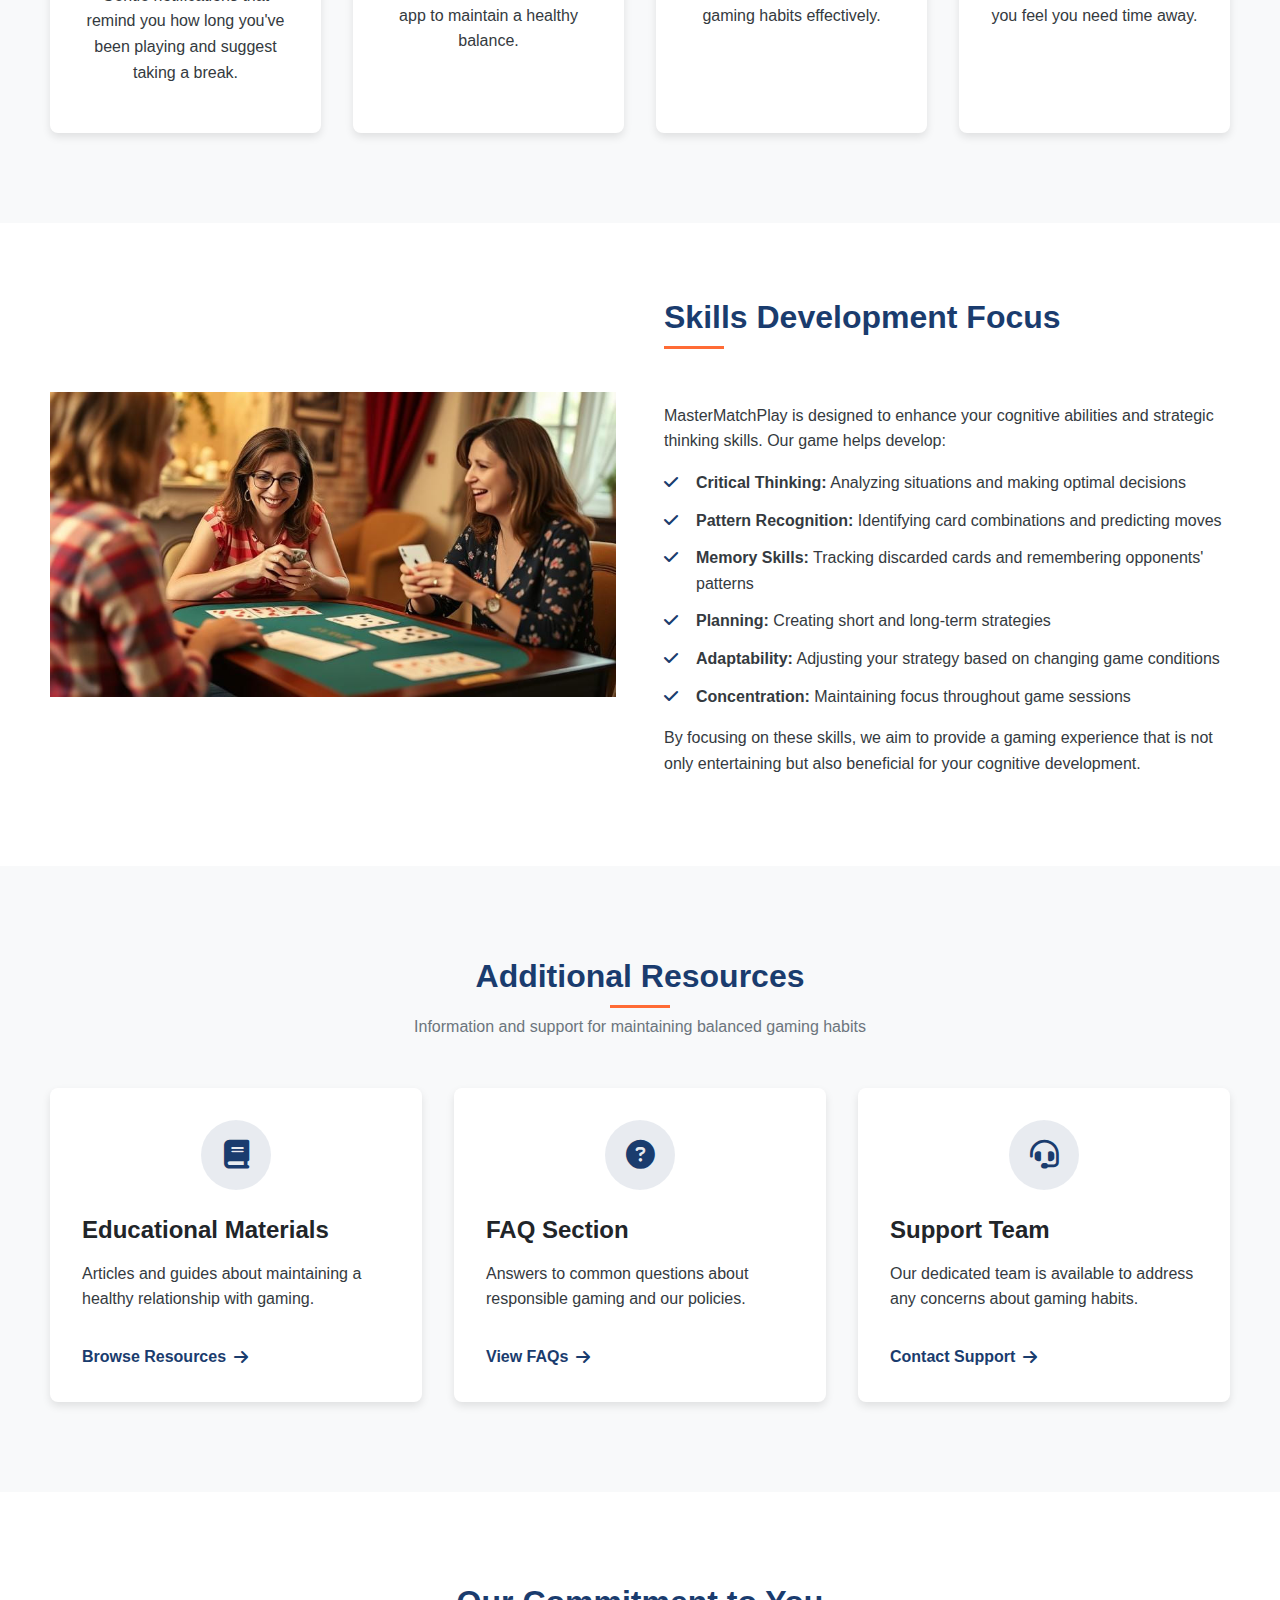
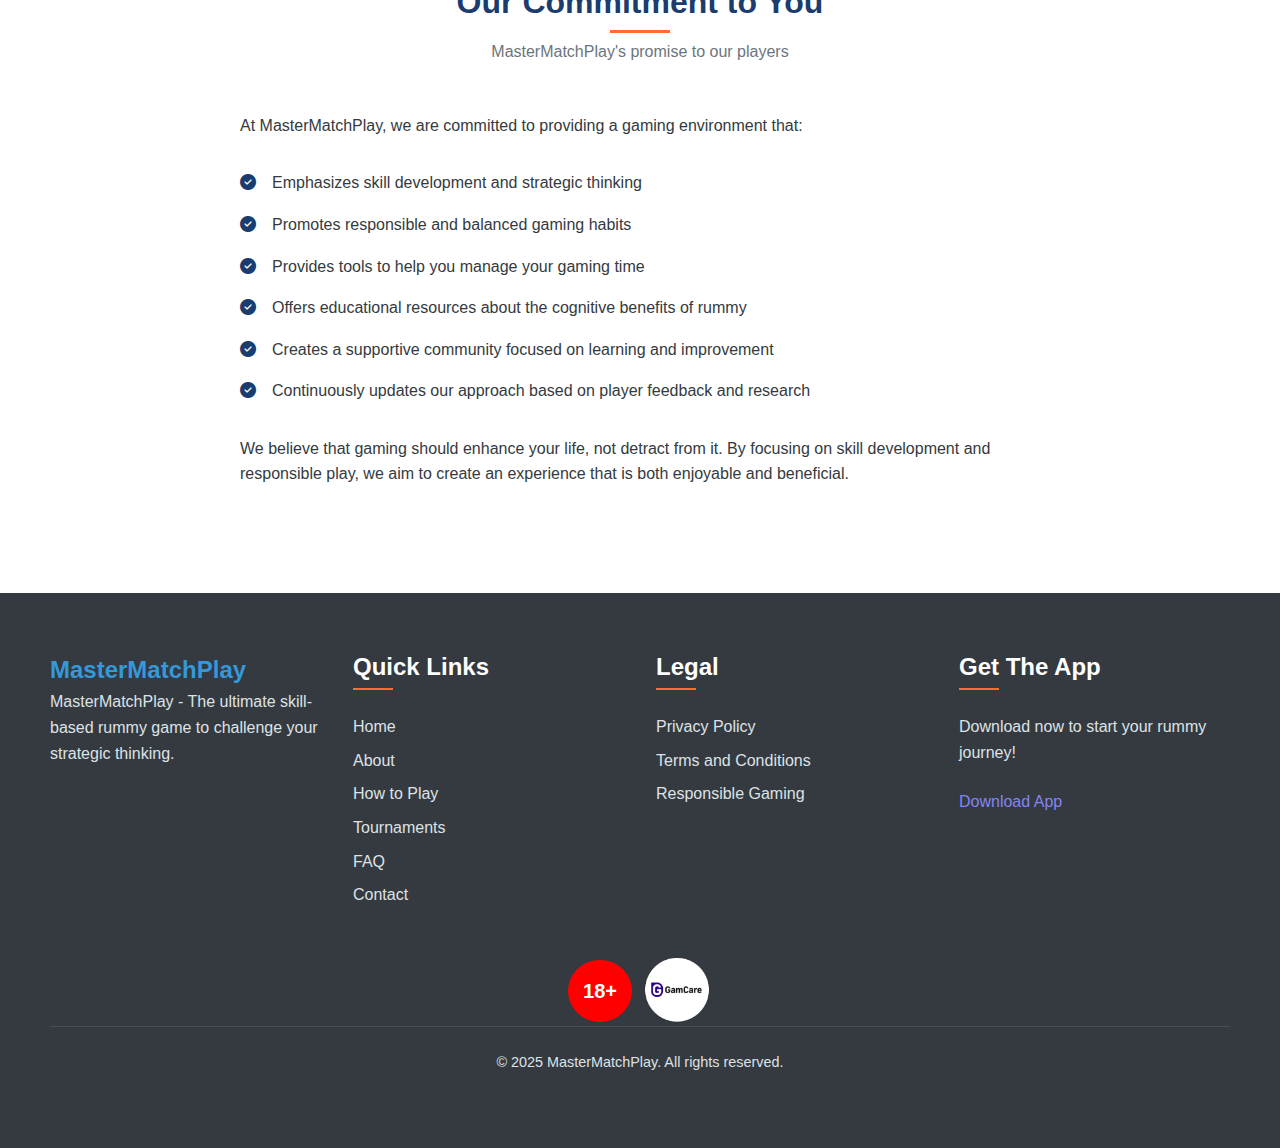
<file: responsible-gaming.html>
<!DOCTYPE html>
<html lang="en">
<head>
    <meta charset="UTF-8">
    <meta name="viewport" content="width=device-width, initial-scale=1.0">
    <title>Responsible Gaming - MasterMatchPlay Rummy</title>
    <meta name="description" content="Learn about our commitment to responsible gaming at MasterMatchPlay. Enjoy a healthy, skill-based rummy experience.">
    <link rel="stylesheet" href="css/style.css">
    
    <link rel="stylesheet" href="fonts/fontawesome/css/all.min.css" />
    <link rel="icon" href="img/favicon.ico" />
    
</head>
<body>
    <header class="header">
        <div class="container">
            <div class="header-content">
                <div class="logo">
                    <a href="/" class="logo-link">
                        MasterMatchPlay
                    </a>
                </div>
                <nav class="main-nav">
                    <ul class="nav-list">
                        <li class="nav-item"><a href="/" class="nav-link">Home</a></li>
                        <li class="nav-item"><a href="about.html" class="nav-link">About</a></li>
                        <li class="nav-item"><a href="how-to-play.html" class="nav-link">How to Play</a></li>
                        <li class="nav-item"><a href="tournaments.html" class="nav-link">Tournaments</a></li>
                        <li class="nav-item"><a href="faq.html" class="nav-link">FAQ</a></li>
                        <li class="nav-item"><a href="contact.html" class="nav-link">Contact</a></li>
                    </ul>
                </nav>
                <div class="mobile-menu-toggle">
                    <span></span>
                    <span></span>
                    <span></span>
                </div>
                <div class="download-btn-wrapper">
                    <a href="contact.html" class="btn btn-primary">Download App</a>
                </div>
            </div>
        </div>
    </header>

    <main>
        <!-- Hero Section -->
        <section class="page-header">
            <div class="container">
                <h1>Responsible Gaming</h1>
                <p>Our commitment to a balanced and healthy gaming experience</p>
            </div>
        </section>

        <!-- Introduction Section -->
        <section class="intro-section">
            <div class="container">
                <div class="two-column-layout">
                    <div class="column-content">
                        <div class="section-header text-left">
                            <h2>Our Approach to Responsible Gaming</h2>
                        </div>
                        <p>At MasterMatchPlay, we believe that gaming should be an enjoyable, skill-based activity that enhances your cognitive abilities and provides a positive recreational experience.</p>
                        <p>We are committed to promoting a healthy gaming environment where players can develop their strategic thinking skills in a balanced way. Our focus is on creating a platform that celebrates skill, strategy, and mental agility.</p>
                        <p>This page outlines our approach to responsible gaming and provides resources to ensure that your experience with MasterMatchPlay remains positive and balanced.</p>
                    </div>
                    <div class="column-image">
                        <img src="img/hero-bg.jpg" alt="Balanced Gaming Illustration">
                    </div>
                </div>
            </div>
        </section>

        <!-- Principles Section -->
        <section class="principles-section">
            <div class="container">
                <div class="section-header">
                    <h2>Our Responsible Gaming Principles</h2>
                    <p>The foundations of our approach to creating a healthy gaming environment</p>
                </div>
                <div class="principles-grid">
                    <div class="principle-card">
                        <div class="principle-icon">
                            <i class="fas fa-brain"></i>
                        </div>
                        <h3>Skill-Based Gameplay</h3>
                        <p>We emphasize that success in MasterMatchPlay comes from strategic thinking, pattern recognition, and decision-making skills.</p>
                    </div>
                    <div class="principle-card">
                        <div class="principle-icon">
                            <i class="fas fa-clock"></i>
                        </div>
                        <h3>Time Management</h3>
                        <p>We encourage players to maintain a healthy balance between gaming and other life activities.</p>
                    </div>
                    <div class="principle-card">
                        <div class="principle-icon">
                            <i class="fas fa-shield-alt"></i>
                        </div>
                        <h3>Age-Appropriate Gaming</h3>
                        <p>We implement strict age verification processes to ensure our platform is used by appropriate age groups.</p>
                    </div>
                    <div class="principle-card">
                        <div class="principle-icon">
                            <i class="fas fa-users"></i>
                        </div>
                        <h3>Community Support</h3>
                        <p>We foster a supportive community that encourages healthy competition and skill development.</p>
                    </div>
                    <div class="principle-card">
                        <div class="principle-icon">
                            <i class="fas fa-book-open"></i>
                        </div>
                        <h3>Educational Resources</h3>
                        <p>We provide resources to help players improve their skills and understand the strategic aspects of rummy.</p>
                    </div>
                    <div class="principle-card">
                        <div class="principle-icon">
                            <i class="fas fa-sliders-h"></i>
                        </div>
                        <h3>Player Controls</h3>
                        <p>We offer tools that allow players to manage their gaming habits and set personal limits.</p>
                    </div>
                </div>
            </div>
        </section>

        <!-- Healthy Gaming Tips Section -->
        <section class="tips-section">
            <div class="container">
                <div class="section-header">
                    <h2>Healthy Gaming Tips</h2>
                    <p>Recommendations for maintaining a balanced gaming experience</p>
                </div>
                <div class="tips-container">
                    <div class="tip-card">
                        <div class="tip-number">01</div>
                        <div class="tip-content">
                            <h3>Set Time Limits</h3>
                            <p>Allocate specific times for playing and stick to these schedules. Use our in-app timer feature to help manage your playing sessions.</p>
                        </div>
                    </div>
                    <div class="tip-card">
                        <div class="tip-number">02</div>
                        <div class="tip-content">
                            <h3>Take Regular Breaks</h3>
                            <p>Step away from the game at regular intervals. We recommend a 5-10 minute break every hour to rest your eyes and mind.</p>
                        </div>
                    </div>
                    <div class="tip-card">
                        <div class="tip-number">03</div>
                        <div class="tip-content">
                            <h3>Maintain Balance</h3>
                            <p>Ensure gaming doesn't interfere with work, education, social relationships, or other important aspects of your life.</p>
                        </div>
                    </div>
                    <div class="tip-card">
                        <div class="tip-number">04</div>
                        <div class="tip-content">
                            <h3>Play for Enjoyment</h3>
                            <p>Focus on the enjoyment of the game and the skills you're developing rather than becoming overly competitive.</p>
                        </div>
                    </div>
                    <div class="tip-card">
                        <div class="tip-number">05</div>
                        <div class="tip-content">
                            <h3>Use Gameplay Tools</h3>
                            <p>Utilize our in-app responsible gaming tools, such as session reminders and playing limits.</p>
                        </div>
                    </div>
                    <div class="tip-card">
                        <div class="tip-number">06</div>
                        <div class="tip-content">
                            <h3>Be Mindful of Physical Health</h3>
                            <p>Maintain good posture, ensure proper lighting, and stay hydrated while playing.</p>
                        </div>
                    </div>
                </div>
            </div>
        </section>

        <!-- Features Section -->
        <section class="features-section alt-bg">
            <div class="container">
                <div class="section-header">
                    <h2>Responsible Gaming Features</h2>
                    <p>Tools we've implemented to promote healthy gaming habits</p>
                </div>
                <div class="features-grid small-grid">
                    <div class="feature-card">
                        <div class="feature-icon">
                            <i class="fas fa-stopwatch"></i>
                        </div>
                        <h3>Session Reminders</h3>
                        <p>Gentle notifications that remind you how long you've been playing and suggest taking a break.</p>
                    </div>
                    <div class="feature-card">
                        <div class="feature-icon">
                            <i class="fas fa-calendar-alt"></i>
                        </div>
                        <h3>Playing Limits</h3>
                        <p>Set daily or weekly limits on the time you spend in the app to maintain a healthy balance.</p>
                    </div>
                    <div class="feature-card">
                        <div class="feature-icon">
                            <i class="fas fa-chart-line"></i>
                        </div>
                        <h3>Activity Log</h3>
                        <p>Track your playing patterns to help you manage your gaming habits effectively.</p>
                    </div>
                    <div class="feature-card">
                        <div class="feature-icon">
                            <i class="fas fa-pause-circle"></i>
                        </div>
                        <h3>Self-Exclusion</h3>
                        <p>Option to take a break from the game for a set period if you feel you need time away.</p>
                    </div>
                </div>
            </div>
        </section>

        <!-- Skills Development Section -->
        <section class="skills-section">
            <div class="container">
                <div class="two-column-layout reverse-mobile">
                    <div class="column-image">
                        <img src="img/skill-img-dev.jpg" alt="Player Developing Skills">
                    </div>
                    <div class="column-content">
                        <div class="section-header text-left">
                            <h2>Skills Development Focus</h2>
                        </div>
                        <p>MasterMatchPlay is designed to enhance your cognitive abilities and strategic thinking skills. Our game helps develop:</p>
                        <ul class="check-list">
                            <li><strong>Critical Thinking:</strong> Analyzing situations and making optimal decisions</li>
                            <li><strong>Pattern Recognition:</strong> Identifying card combinations and predicting moves</li>
                            <li><strong>Memory Skills:</strong> Tracking discarded cards and remembering opponents' patterns</li>
                            <li><strong>Planning:</strong> Creating short and long-term strategies</li>
                            <li><strong>Adaptability:</strong> Adjusting your strategy based on changing game conditions</li>
                            <li><strong>Concentration:</strong> Maintaining focus throughout game sessions</li>
                        </ul>
                        <p>By focusing on these skills, we aim to provide a gaming experience that is not only entertaining but also beneficial for your cognitive development.</p>
                    </div>
                </div>
            </div>
        </section>

        <!-- Resources Section -->
        <section class="resources-section">
            <div class="container">
                <div class="section-header">
                    <h2>Additional Resources</h2>
                    <p>Information and support for maintaining balanced gaming habits</p>
                </div>
                <div class="resources-grid">
                    <div class="resource-card">
                        <div class="resource-icon">
                            <i class="fas fa-book"></i>
                        </div>
                        <h3>Educational Materials</h3>
                        <p>Articles and guides about maintaining a healthy relationship with gaming.</p>
                        <a href="how-to-play.html" class="resource-link">Browse Resources <i class="fas fa-arrow-right"></i></a>
                    </div>
                    <div class="resource-card">
                        <div class="resource-icon">
                            <i class="fas fa-question-circle"></i>
                        </div>
                        <h3>FAQ Section</h3>
                        <p>Answers to common questions about responsible gaming and our policies.</p>
                        <a href="faq.html" class="resource-link">View FAQs <i class="fas fa-arrow-right"></i></a>
                    </div>
                    <div class="resource-card">
                        <div class="resource-icon">
                            <i class="fas fa-headset"></i>
                        </div>
                        <h3>Support Team</h3>
                        <p>Our dedicated team is available to address any concerns about gaming habits.</p>
                        <a href="contact.html" class="resource-link">Contact Support <i class="fas fa-arrow-right"></i></a>
                    </div>
                </div>
            </div>
        </section>

        <!-- Commitment Section -->
        <section class="commitment-section">
            <div class="container">
                <div class="commitment-container">
                    <div class="section-header">
                        <h2>Our Commitment to You</h2>
                        <p>MasterMatchPlay's promise to our players</p>
                    </div>
                    <div class="commitment-content">
                        <p>At MasterMatchPlay, we are committed to providing a gaming environment that:</p>
                        <ul class="commitment-list">
                            <li>Emphasizes skill development and strategic thinking</li>
                            <li>Promotes responsible and balanced gaming habits</li>
                            <li>Provides tools to help you manage your gaming time</li>
                            <li>Offers educational resources about the cognitive benefits of rummy</li>
                            <li>Creates a supportive community focused on learning and improvement</li>
                            <li>Continuously updates our approach based on player feedback and research</li>
                        </ul>
                        <p>We believe that gaming should enhance your life, not detract from it. By focusing on skill development and responsible play, we aim to create an experience that is both enjoyable and beneficial.</p>
                    </div>
                </div>
            </div>
        </section>

        <!-- Download Section -->
    </main>

    <footer class="footer">
        <div class="container">
            <div class="footer-content">
                <div class="footer-column">
                    <div class="footer-logo">
                        <a href="/" class="logo-link">
                        MasterMatchPlay
                    </a>
                    </div>
                    <p>MasterMatchPlay - The ultimate skill-based rummy game to challenge your strategic thinking.</p>

                </div>
                <div class="footer-column">
                    <h3>Quick Links</h3>
                    <ul class="footer-links">
                        <li><a href="/">Home</a></li>
                        <li><a href="about.html">About</a></li>
                        <li><a href="how-to-play.html">How to Play</a></li>
                        <li><a href="tournaments.html">Tournaments</a></li>
                        <li><a href="faq.html">FAQ</a></li>
                        <li><a href="contact.html">Contact</a></li>
                    </ul>
                </div>
                <div class="footer-column">
                    <h3>Legal</h3>
                    <ul class="footer-links">
                        <li><a href="privacy-policy.html">Privacy Policy</a></li>
                        <li><a href="terms-conditions.html">Terms and Conditions</a></li>
                        <li><a href="responsible-gaming.html">Responsible Gaming</a></li>
                    </ul>
                </div>
                <div class="footer-column">
                    <h3>Get The App</h3>
                    <p>Download now to start your rummy journey!</p>
                    <div class="app-buttons">
                                                <a href="contact.html" class="app-btn">
                            Download App
                        </a>
                    </div>
                </div>
            </div>
            <div class="gam" >
                <div class="cirle" >18+</div>
                <a href="https://www.gamcare.org.uk/" target="_blank"><img class="img18" src="img/ga-care.png" alt="img" ></a>
            </div>
            <div class="footer-bottom">
                <p>&copy; 2025 MasterMatchPlay. All rights reserved.</p>
            </div>
        </div>
    </footer>

    <script src="js/main.js"></script>
</body>
</html>
</file>
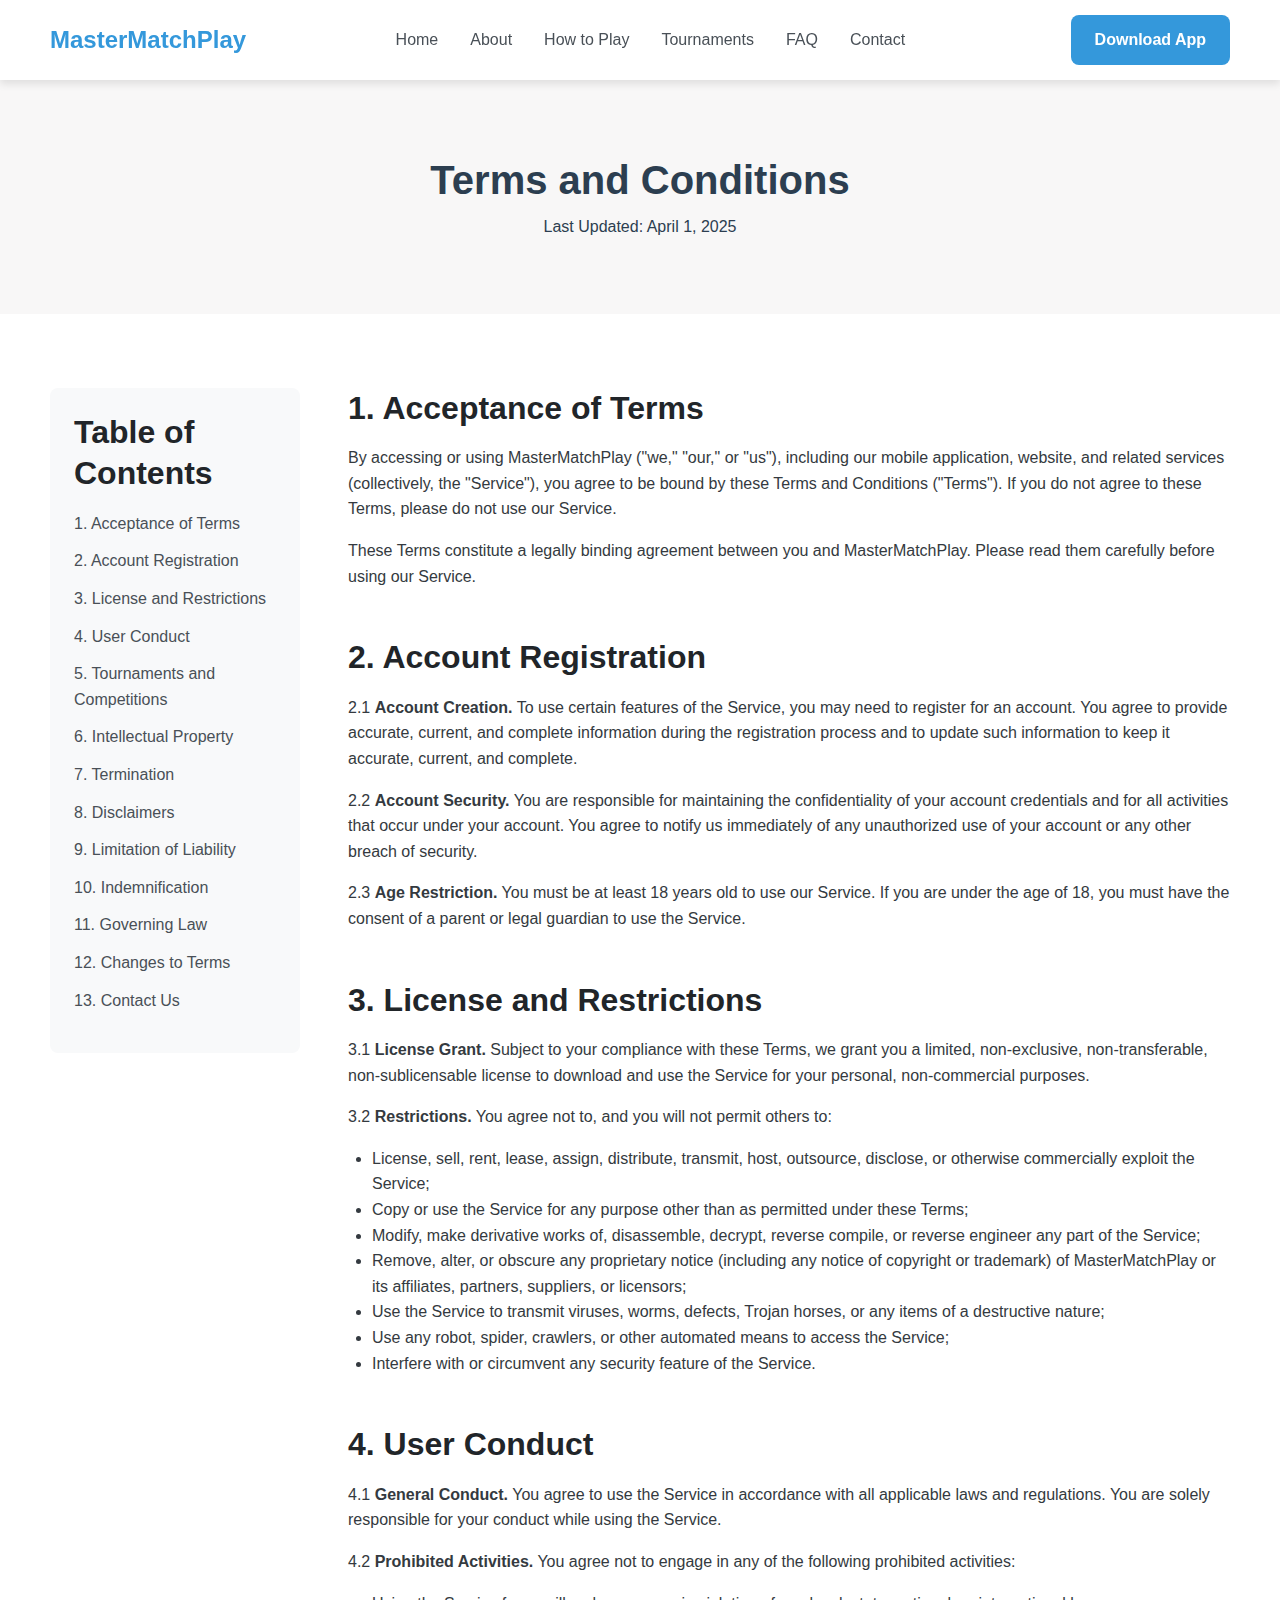
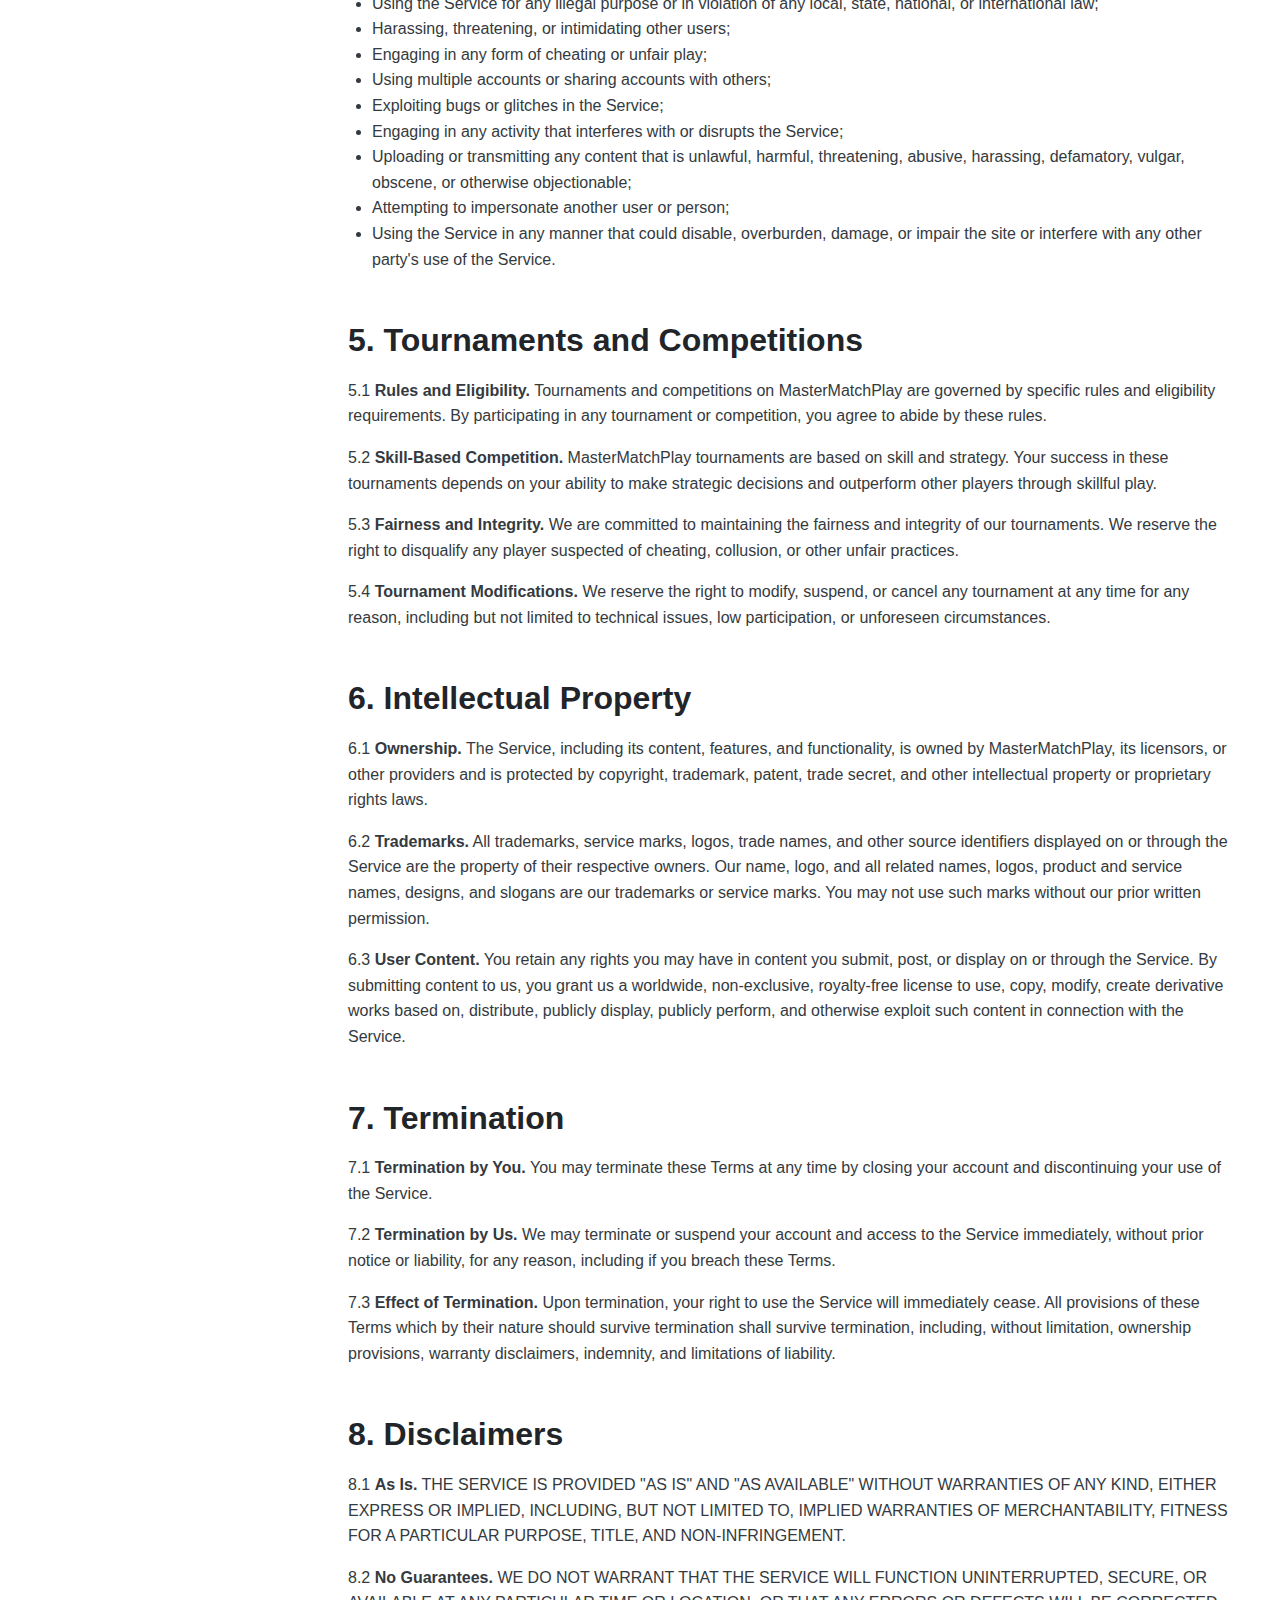
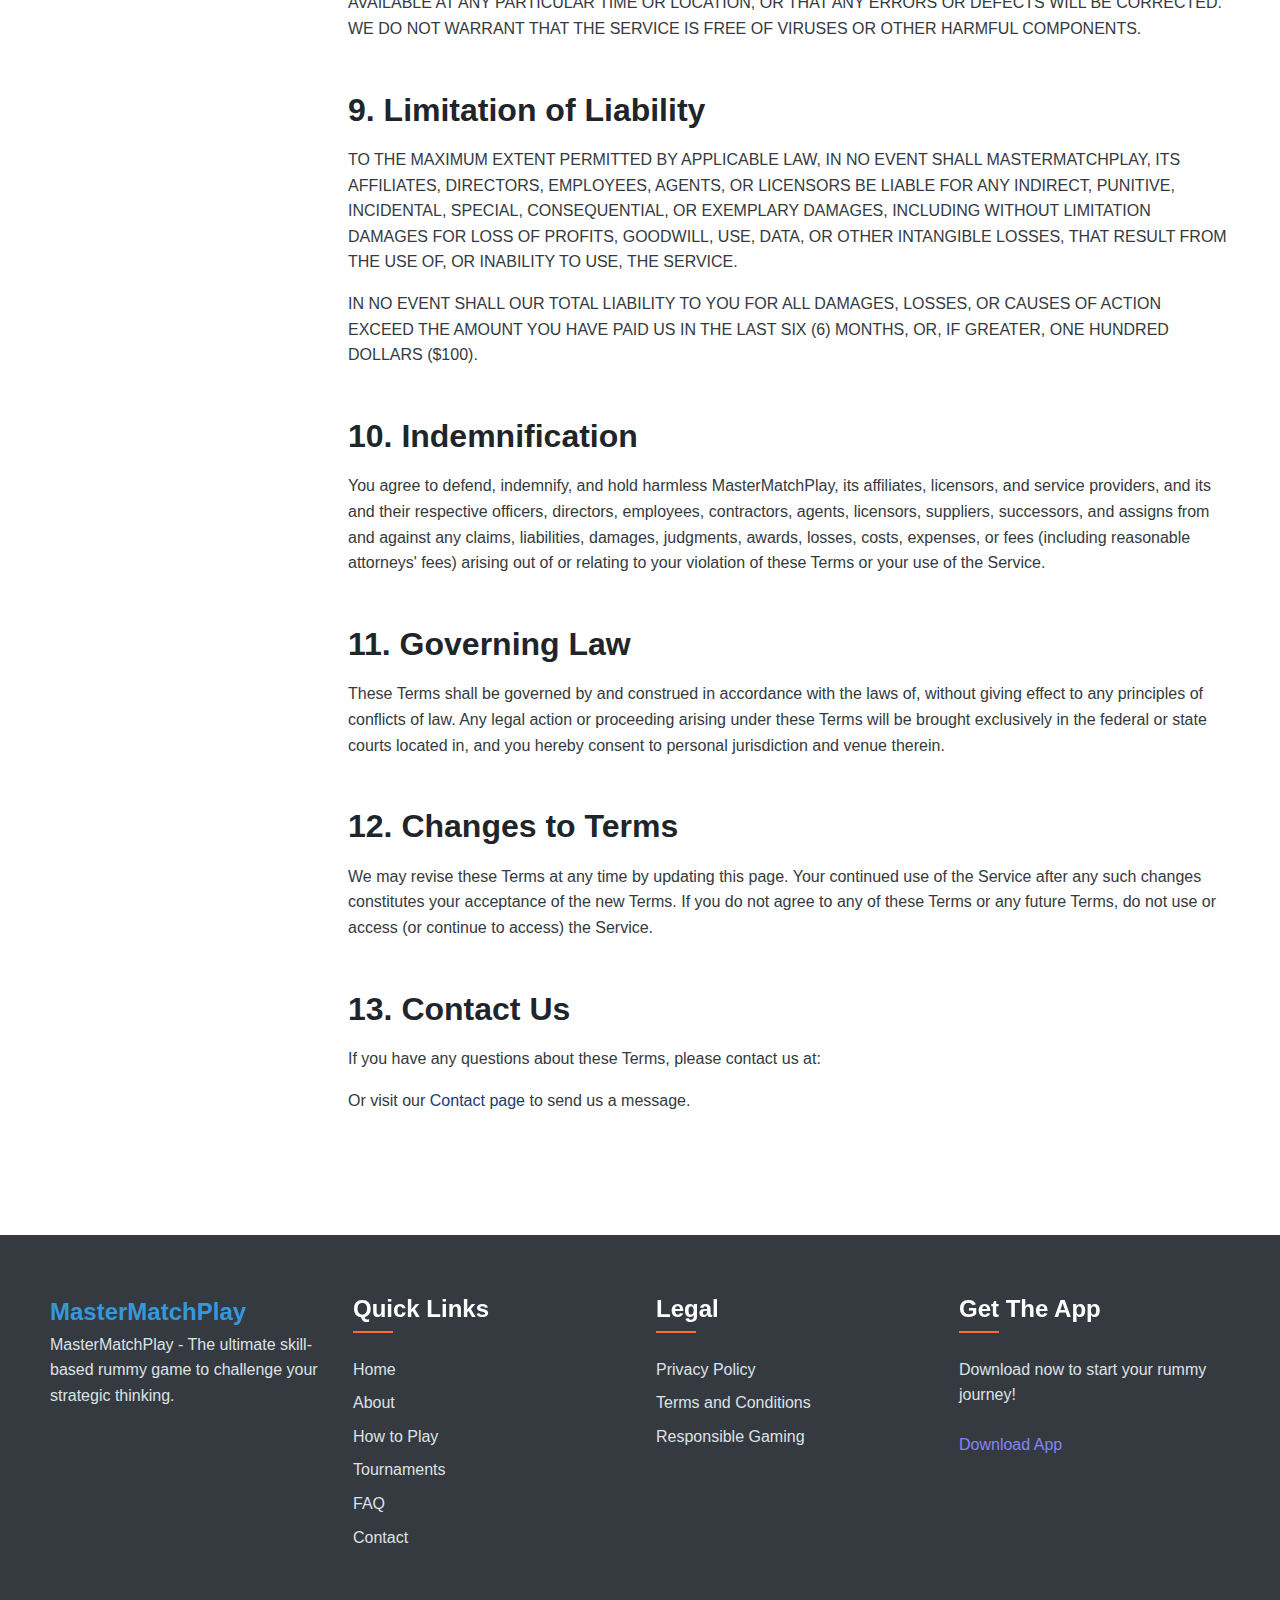
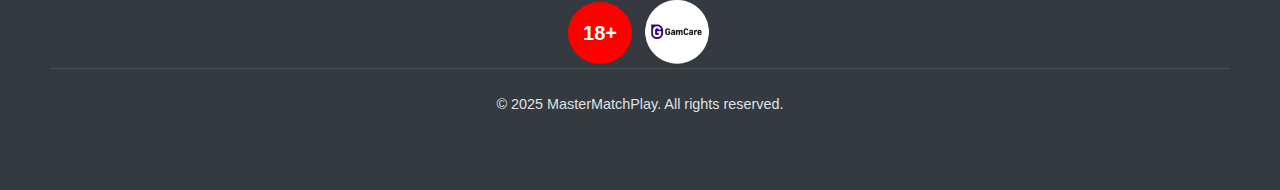
<file: terms-conditions.html>
<!DOCTYPE html>
<html lang="en">
<head>
    <meta charset="UTF-8">
    <meta name="viewport" content="width=device-width, initial-scale=1.0">
    <title>Terms and Conditions - MasterMatchPlay Rummy</title>
    <meta name="description" content="Read the terms and conditions for using MasterMatchPlay Rummy. Understand your rights and responsibilities when using our app.">
    <link rel="stylesheet" href="css/style.css">
    <meta name="robots" content="noindex, follow">

    <link rel="stylesheet" href="fonts/fontawesome/css/all.min.css" />
    <link rel="icon" href="img/favicon.ico" />
    
</head>
<body>
    <header class="header">
        <div class="container">
            <div class="header-content">
                <div class="logo">
                    <a href="/" class="logo-link">
                        MasterMatchPlay
                    </a>
                </div>
                <nav class="main-nav">
                    <ul class="nav-list">
                        <li class="nav-item"><a href="/" class="nav-link">Home</a></li>
                        <li class="nav-item"><a href="about.html" class="nav-link">About</a></li>
                        <li class="nav-item"><a href="how-to-play.html" class="nav-link">How to Play</a></li>
                        <li class="nav-item"><a href="tournaments.html" class="nav-link">Tournaments</a></li>
                        <li class="nav-item"><a href="faq.html" class="nav-link">FAQ</a></li>
                        <li class="nav-item"><a href="contact.html" class="nav-link">Contact</a></li>
                    </ul>
                </nav>
                <div class="mobile-menu-toggle">
                    <span></span>
                    <span></span>
                    <span></span>
                </div>
                <div class="download-btn-wrapper">
                    <a href="contact.html" class="btn btn-primary">Download App</a>
                </div>
            </div>
        </div>
    </header>

    <main>
        <!-- Hero Section -->
        <section class="page-header">
            <div class="container">
                <h1>Terms and Conditions</h1>
                <p>Last Updated: April 1, 2025</p>
            </div>
        </section>

        <!-- Introduction Section -->
        <section class="legal-section">
            <div class="container">
                <div class="legal-container">
                    <div class="legal-toc">
                        <h2>Table of Contents</h2>
                        <ul class="toc-list">
                            <li><a href="#acceptance">1. Acceptance of Terms</a></li>
                            <li><a href="#account">2. Account Registration</a></li>
                            <li><a href="#license">3. License and Restrictions</a></li>
                            <li><a href="#conduct">4. User Conduct</a></li>
                            <li><a href="#tournaments">5. Tournaments and Competitions</a></li>
                            <li><a href="#intellectual-property">6. Intellectual Property</a></li>
                            <li><a href="#termination">7. Termination</a></li>
                            <li><a href="#disclaimers">8. Disclaimers</a></li>
                            <li><a href="#limitation">9. Limitation of Liability</a></li>
                            <li><a href="#indemnification">10. Indemnification</a></li>
                            <li><a href="#governing-law">11. Governing Law</a></li>
                            <li><a href="#changes">12. Changes to Terms</a></li>
                            <li><a href="#contact">13. Contact Us</a></li>
                        </ul>
                    </div>

                    <div class="legal-content">
                        <div id="acceptance" class="legal-section-content">
                            <h2>1. Acceptance of Terms</h2>
                            <p>By accessing or using MasterMatchPlay ("we," "our," or "us"), including our mobile application, website, and related services (collectively, the "Service"), you agree to be bound by these Terms and Conditions ("Terms"). If you do not agree to these Terms, please do not use our Service.</p>
                            <p>These Terms constitute a legally binding agreement between you and MasterMatchPlay. Please read them carefully before using our Service.</p>
                        </div>

                        <div id="account" class="legal-section-content">
                            <h2>2. Account Registration</h2>
                            <p>2.1 <strong>Account Creation.</strong> To use certain features of the Service, you may need to register for an account. You agree to provide accurate, current, and complete information during the registration process and to update such information to keep it accurate, current, and complete.</p>
                            <p>2.2 <strong>Account Security.</strong> You are responsible for maintaining the confidentiality of your account credentials and for all activities that occur under your account. You agree to notify us immediately of any unauthorized use of your account or any other breach of security.</p>
                            <p>2.3 <strong>Age Restriction.</strong> You must be at least 18 years old to use our Service. If you are under the age of 18, you must have the consent of a parent or legal guardian to use the Service.</p>
                        </div>

                        <div id="license" class="legal-section-content">
                            <h2>3. License and Restrictions</h2>
                            <p>3.1 <strong>License Grant.</strong> Subject to your compliance with these Terms, we grant you a limited, non-exclusive, non-transferable, non-sublicensable license to download and use the Service for your personal, non-commercial purposes.</p>
                            <p>3.2 <strong>Restrictions.</strong> You agree not to, and you will not permit others to:</p>
                            <ul>
                                <li>License, sell, rent, lease, assign, distribute, transmit, host, outsource, disclose, or otherwise commercially exploit the Service;</li>
                                <li>Copy or use the Service for any purpose other than as permitted under these Terms;</li>
                                <li>Modify, make derivative works of, disassemble, decrypt, reverse compile, or reverse engineer any part of the Service;</li>
                                <li>Remove, alter, or obscure any proprietary notice (including any notice of copyright or trademark) of MasterMatchPlay or its affiliates, partners, suppliers, or licensors;</li>
                                <li>Use the Service to transmit viruses, worms, defects, Trojan horses, or any items of a destructive nature;</li>
                                <li>Use any robot, spider, crawlers, or other automated means to access the Service;</li>
                                <li>Interfere with or circumvent any security feature of the Service.</li>
                            </ul>
                        </div>

                        <div id="conduct" class="legal-section-content">
                            <h2>4. User Conduct</h2>
                            <p>4.1 <strong>General Conduct.</strong> You agree to use the Service in accordance with all applicable laws and regulations. You are solely responsible for your conduct while using the Service.</p>
                            <p>4.2 <strong>Prohibited Activities.</strong> You agree not to engage in any of the following prohibited activities:</p>
                            <ul>
                                <li>Using the Service for any illegal purpose or in violation of any local, state, national, or international law;</li>
                                <li>Harassing, threatening, or intimidating other users;</li>
                                <li>Engaging in any form of cheating or unfair play;</li>
                                <li>Using multiple accounts or sharing accounts with others;</li>
                                <li>Exploiting bugs or glitches in the Service;</li>
                                <li>Engaging in any activity that interferes with or disrupts the Service;</li>
                                <li>Uploading or transmitting any content that is unlawful, harmful, threatening, abusive, harassing, defamatory, vulgar, obscene, or otherwise objectionable;</li>
                                <li>Attempting to impersonate another user or person;</li>
                                <li>Using the Service in any manner that could disable, overburden, damage, or impair the site or interfere with any other party's use of the Service.</li>
                            </ul>
                        </div>

                        <div id="tournaments" class="legal-section-content">
                            <h2>5. Tournaments and Competitions</h2>
                            <p>5.1 <strong>Rules and Eligibility.</strong> Tournaments and competitions on MasterMatchPlay are governed by specific rules and eligibility requirements. By participating in any tournament or competition, you agree to abide by these rules.</p>
                            <p>5.2 <strong>Skill-Based Competition.</strong> MasterMatchPlay tournaments are based on skill and strategy. Your success in these tournaments depends on your ability to make strategic decisions and outperform other players through skillful play.</p>
                            <p>5.3 <strong>Fairness and Integrity.</strong> We are committed to maintaining the fairness and integrity of our tournaments. We reserve the right to disqualify any player suspected of cheating, collusion, or other unfair practices.</p>
                            <p>5.4 <strong>Tournament Modifications.</strong> We reserve the right to modify, suspend, or cancel any tournament at any time for any reason, including but not limited to technical issues, low participation, or unforeseen circumstances.</p>
                        </div>

                        <div id="intellectual-property" class="legal-section-content">
                            <h2>6. Intellectual Property</h2>
                            <p>6.1 <strong>Ownership.</strong> The Service, including its content, features, and functionality, is owned by MasterMatchPlay, its licensors, or other providers and is protected by copyright, trademark, patent, trade secret, and other intellectual property or proprietary rights laws.</p>
                            <p>6.2 <strong>Trademarks.</strong> All trademarks, service marks, logos, trade names, and other source identifiers displayed on or through the Service are the property of their respective owners. Our name, logo, and all related names, logos, product and service names, designs, and slogans are our trademarks or service marks. You may not use such marks without our prior written permission.</p>
                            <p>6.3 <strong>User Content.</strong> You retain any rights you may have in content you submit, post, or display on or through the Service. By submitting content to us, you grant us a worldwide, non-exclusive, royalty-free license to use, copy, modify, create derivative works based on, distribute, publicly display, publicly perform, and otherwise exploit such content in connection with the Service.</p>
                        </div>

                        <div id="termination" class="legal-section-content">
                            <h2>7. Termination</h2>
                            <p>7.1 <strong>Termination by You.</strong> You may terminate these Terms at any time by closing your account and discontinuing your use of the Service.</p>
                            <p>7.2 <strong>Termination by Us.</strong> We may terminate or suspend your account and access to the Service immediately, without prior notice or liability, for any reason, including if you breach these Terms.</p>
                            <p>7.3 <strong>Effect of Termination.</strong> Upon termination, your right to use the Service will immediately cease. All provisions of these Terms which by their nature should survive termination shall survive termination, including, without limitation, ownership provisions, warranty disclaimers, indemnity, and limitations of liability.</p>
                        </div>

                        <div id="disclaimers" class="legal-section-content">
                            <h2>8. Disclaimers</h2>
                            <p>8.1 <strong>As Is.</strong> THE SERVICE IS PROVIDED "AS IS" AND "AS AVAILABLE" WITHOUT WARRANTIES OF ANY KIND, EITHER EXPRESS OR IMPLIED, INCLUDING, BUT NOT LIMITED TO, IMPLIED WARRANTIES OF MERCHANTABILITY, FITNESS FOR A PARTICULAR PURPOSE, TITLE, AND NON-INFRINGEMENT.</p>
                            <p>8.2 <strong>No Guarantees.</strong> WE DO NOT WARRANT THAT THE SERVICE WILL FUNCTION UNINTERRUPTED, SECURE, OR AVAILABLE AT ANY PARTICULAR TIME OR LOCATION, OR THAT ANY ERRORS OR DEFECTS WILL BE CORRECTED. WE DO NOT WARRANT THAT THE SERVICE IS FREE OF VIRUSES OR OTHER HARMFUL COMPONENTS.</p>
                        </div>

                        <div id="limitation" class="legal-section-content">
                            <h2>9. Limitation of Liability</h2>
                            <p>TO THE MAXIMUM EXTENT PERMITTED BY APPLICABLE LAW, IN NO EVENT SHALL MASTERMATCHPLAY, ITS AFFILIATES, DIRECTORS, EMPLOYEES, AGENTS, OR LICENSORS BE LIABLE FOR ANY INDIRECT, PUNITIVE, INCIDENTAL, SPECIAL, CONSEQUENTIAL, OR EXEMPLARY DAMAGES, INCLUDING WITHOUT LIMITATION DAMAGES FOR LOSS OF PROFITS, GOODWILL, USE, DATA, OR OTHER INTANGIBLE LOSSES, THAT RESULT FROM THE USE OF, OR INABILITY TO USE, THE SERVICE.</p>
                            <p>IN NO EVENT SHALL OUR TOTAL LIABILITY TO YOU FOR ALL DAMAGES, LOSSES, OR CAUSES OF ACTION EXCEED THE AMOUNT YOU HAVE PAID US IN THE LAST SIX (6) MONTHS, OR, IF GREATER, ONE HUNDRED DOLLARS ($100).</p>
                        </div>

                        <div id="indemnification" class="legal-section-content">
                            <h2>10. Indemnification</h2>
                            <p>You agree to defend, indemnify, and hold harmless MasterMatchPlay, its affiliates, licensors, and service providers, and its and their respective officers, directors, employees, contractors, agents, licensors, suppliers, successors, and assigns from and against any claims, liabilities, damages, judgments, awards, losses, costs, expenses, or fees (including reasonable attorneys' fees) arising out of or relating to your violation of these Terms or your use of the Service.</p>
                        </div>

                        <div id="governing-law" class="legal-section-content">
                            <h2>11. Governing Law</h2>
                            <p>These Terms shall be governed by and construed in accordance with the laws of, without giving effect to any principles of conflicts of law. Any legal action or proceeding arising under these Terms will be brought exclusively in the federal or state courts located in, and you hereby consent to personal jurisdiction and venue therein.</p>
                        </div>

                        <div id="changes" class="legal-section-content">
                            <h2>12. Changes to Terms</h2>
                            <p>We may revise these Terms at any time by updating this page. Your continued use of the Service after any such changes constitutes your acceptance of the new Terms. If you do not agree to any of these Terms or any future Terms, do not use or access (or continue to access) the Service.</p>
                        </div>

                        <div id="contact" class="legal-section-content">
                            <h2>13. Contact Us</h2>
                            <p>If you have any questions about these Terms, please contact us at:</p>
                            <p>Or visit our <a href="contact.html">Contact page</a> to send us a message.</p>
                        </div>
                    </div>
                </div>
            </div>
        </section>

        <!-- App Download Section -->
    </main>

    <footer class="footer">
        <div class="container">
            <div class="footer-content">
                <div class="footer-column">
                    <div class="footer-logo">
                        <a href="/" class="logo-link">
                        MasterMatchPlay
                    </a>
                    </div>
                    <p>MasterMatchPlay - The ultimate skill-based rummy game to challenge your strategic thinking.</p>

                </div>
                <div class="footer-column">
                    <h3>Quick Links</h3>
                    <ul class="footer-links">
                        <li><a href="/">Home</a></li>
                        <li><a href="about.html">About</a></li>
                        <li><a href="how-to-play.html">How to Play</a></li>
                        <li><a href="tournaments.html">Tournaments</a></li>
                        <li><a href="faq.html">FAQ</a></li>
                        <li><a href="contact.html">Contact</a></li>
                    </ul>
                </div>
                <div class="footer-column">
                    <h3>Legal</h3>
                    <ul class="footer-links">
                        <li><a href="privacy-policy.html">Privacy Policy</a></li>
                        <li><a href="terms-conditions.html">Terms and Conditions</a></li>
                        <li><a href="responsible-gaming.html">Responsible Gaming</a></li>
                    </ul>
                </div>
                <div class="footer-column">
                    <h3>Get The App</h3>
                    <p>Download now to start your rummy journey!</p>
                    <div class="app-buttons">
                                                <a href="contact.html" class="app-btn">
                            Download App
                        </a>
                    </div>
                </div>
            </div>
            <div class="gam" >
                <div class="cirle" >18+</div>
                <a href="https://www.gamcare.org.uk/" target="_blank"><img class="img18" src="img/ga-care.png" alt="img" ></a>
            </div>
            <div class="footer-bottom">
                <p>&copy; 2025 MasterMatchPlay. All rights reserved.</p>
            </div>
        </div>
    </footer>

    <script src="js/main.js"></script>
</body>
</html>
</file>
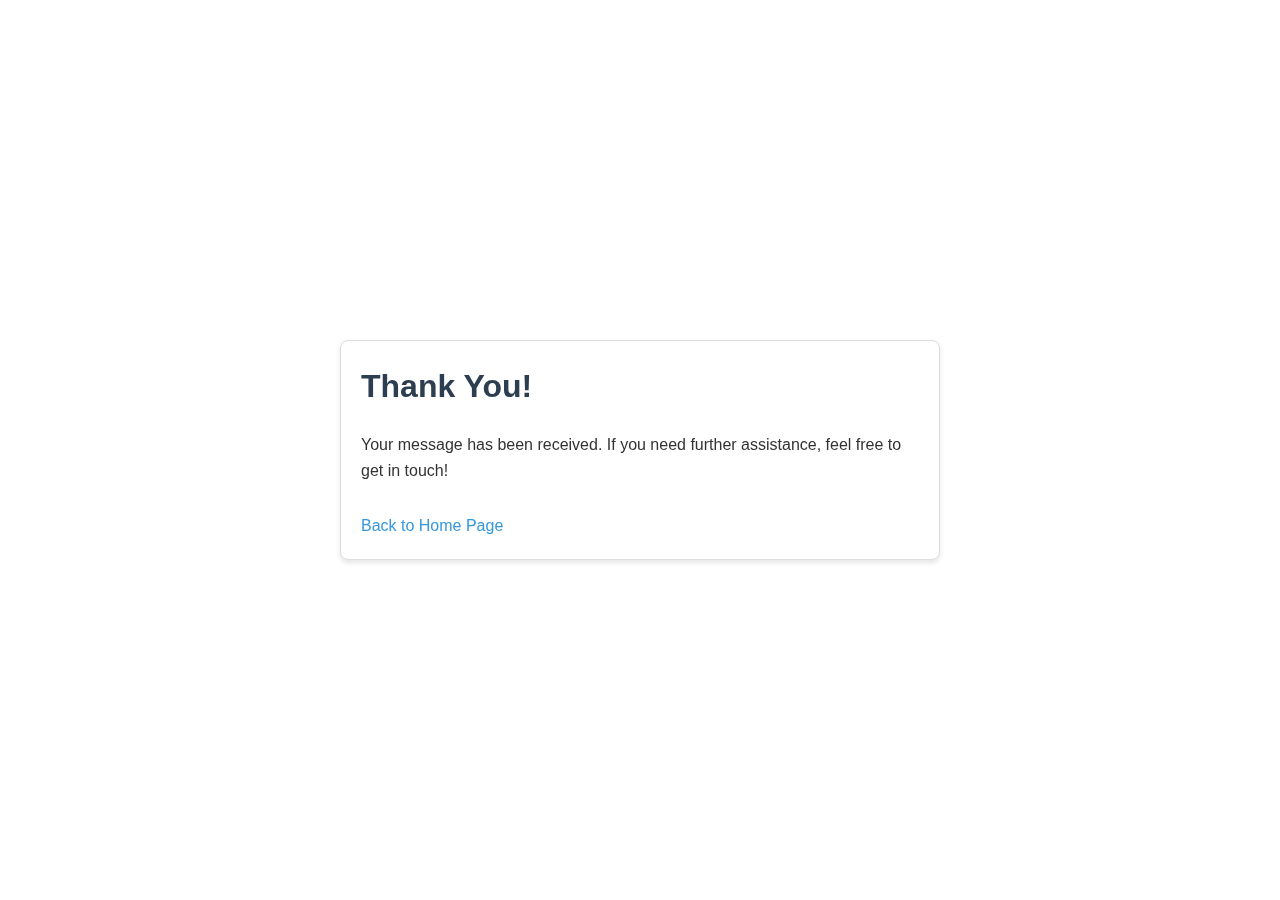
<file: thanks.html>
<!DOCTYPE html>
<html lang="en">
  <head>
    <meta charset="UTF-8" />
    <meta name="viewport" content="width=device-width, initial-scale=1.0" />
    <title>Welcome to MasterMatchPlay - Your Adventure Awaits!</title>
    <meta 
        name="description" 
        content="We’re excited to welcome you to MasterMatchPlay! Your account has been created successfully, paving the way for thrilling gameplay ahead. Prepare to enhance your abilities and engage in dynamic matches where your strategic insights and skills will truly stand out. Be sure to check out our helpful resources designed to improve your experience and join in on community events for your chance to achieve greatness!"
    />
    <meta name="robots" content="noindex, follow">

    <link rel="icon" href="img/favicon.ico" />
    <link rel="stylesheet" href="style.css" />

  </head>
  <body>
    <main>
      <div class="thank-you-container">
        <h1>Thank You!</h1>
        <p>
          Your message has been received. If you need further assistance, feel free to get in touch!
        </p>
        <a href="/" class="home-button">Back to Home Page</a>
      </div>
    </main>
  </body>
</html>
</file>
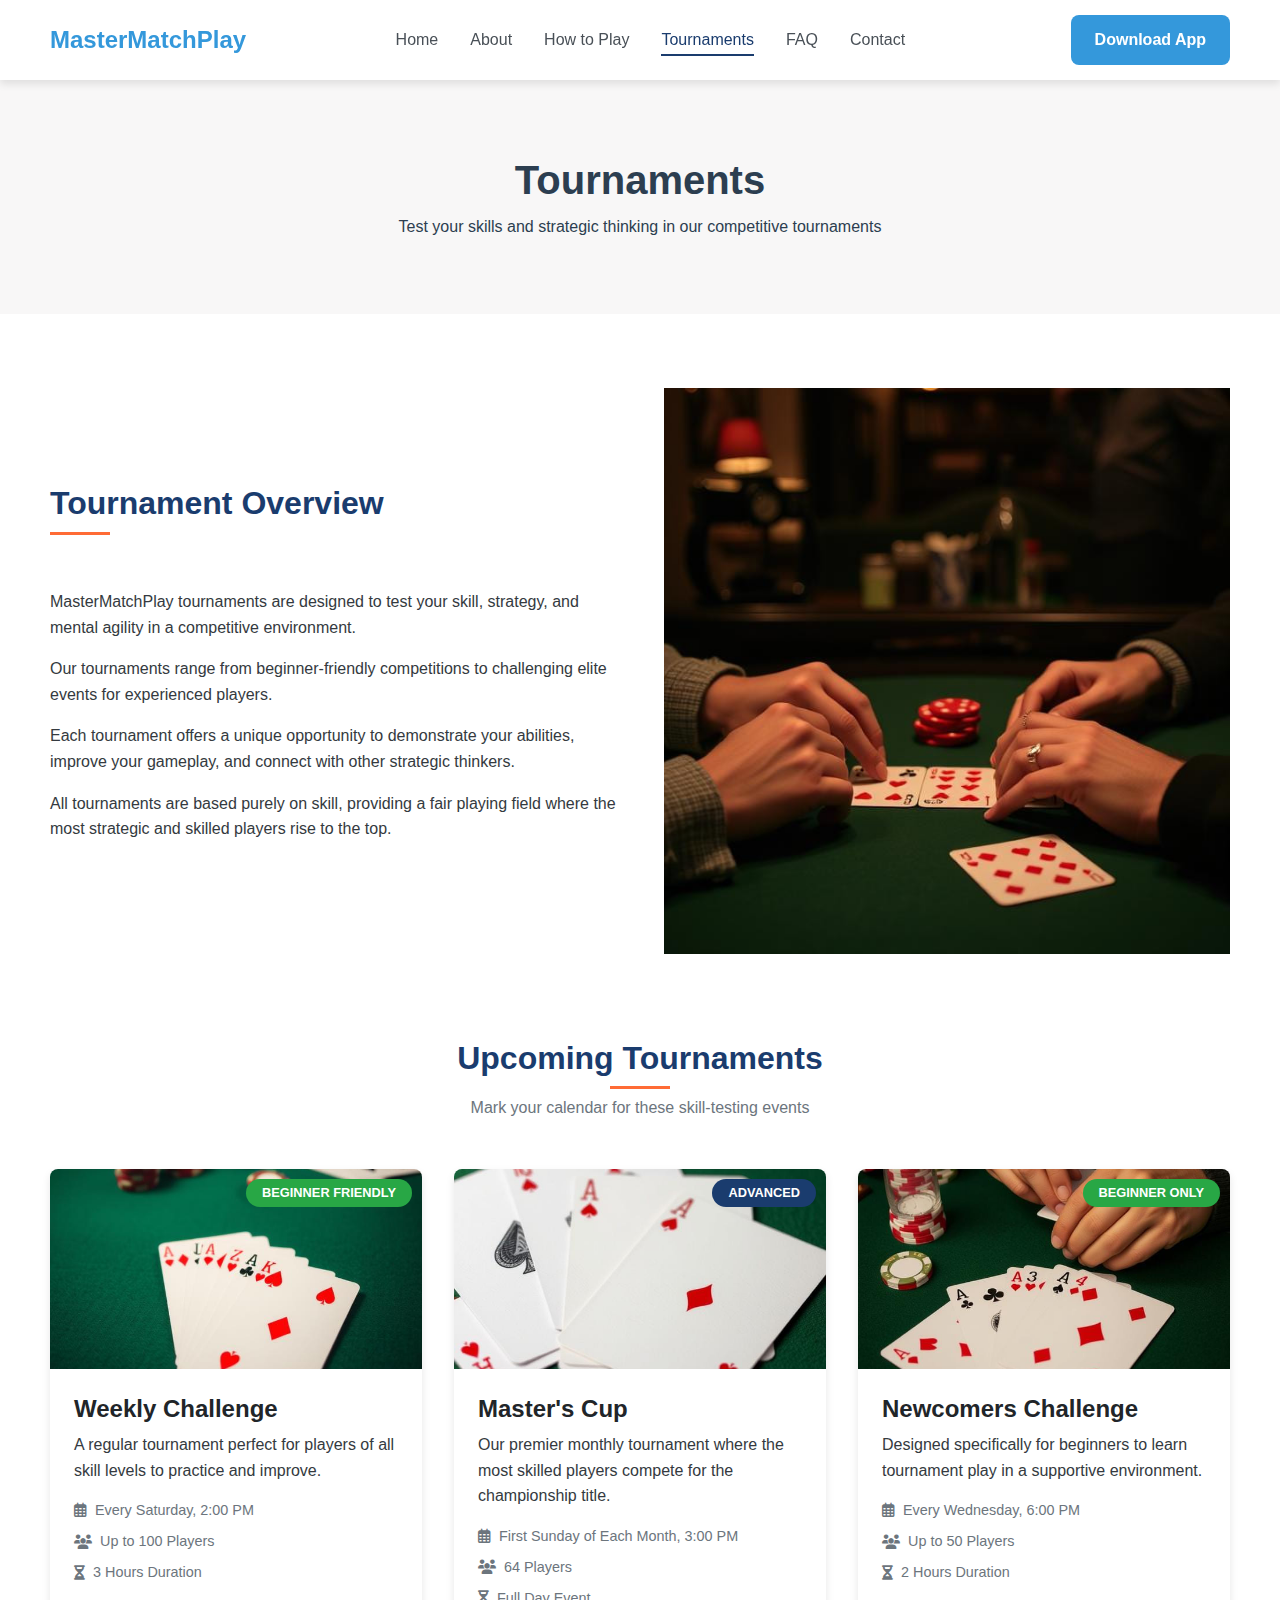
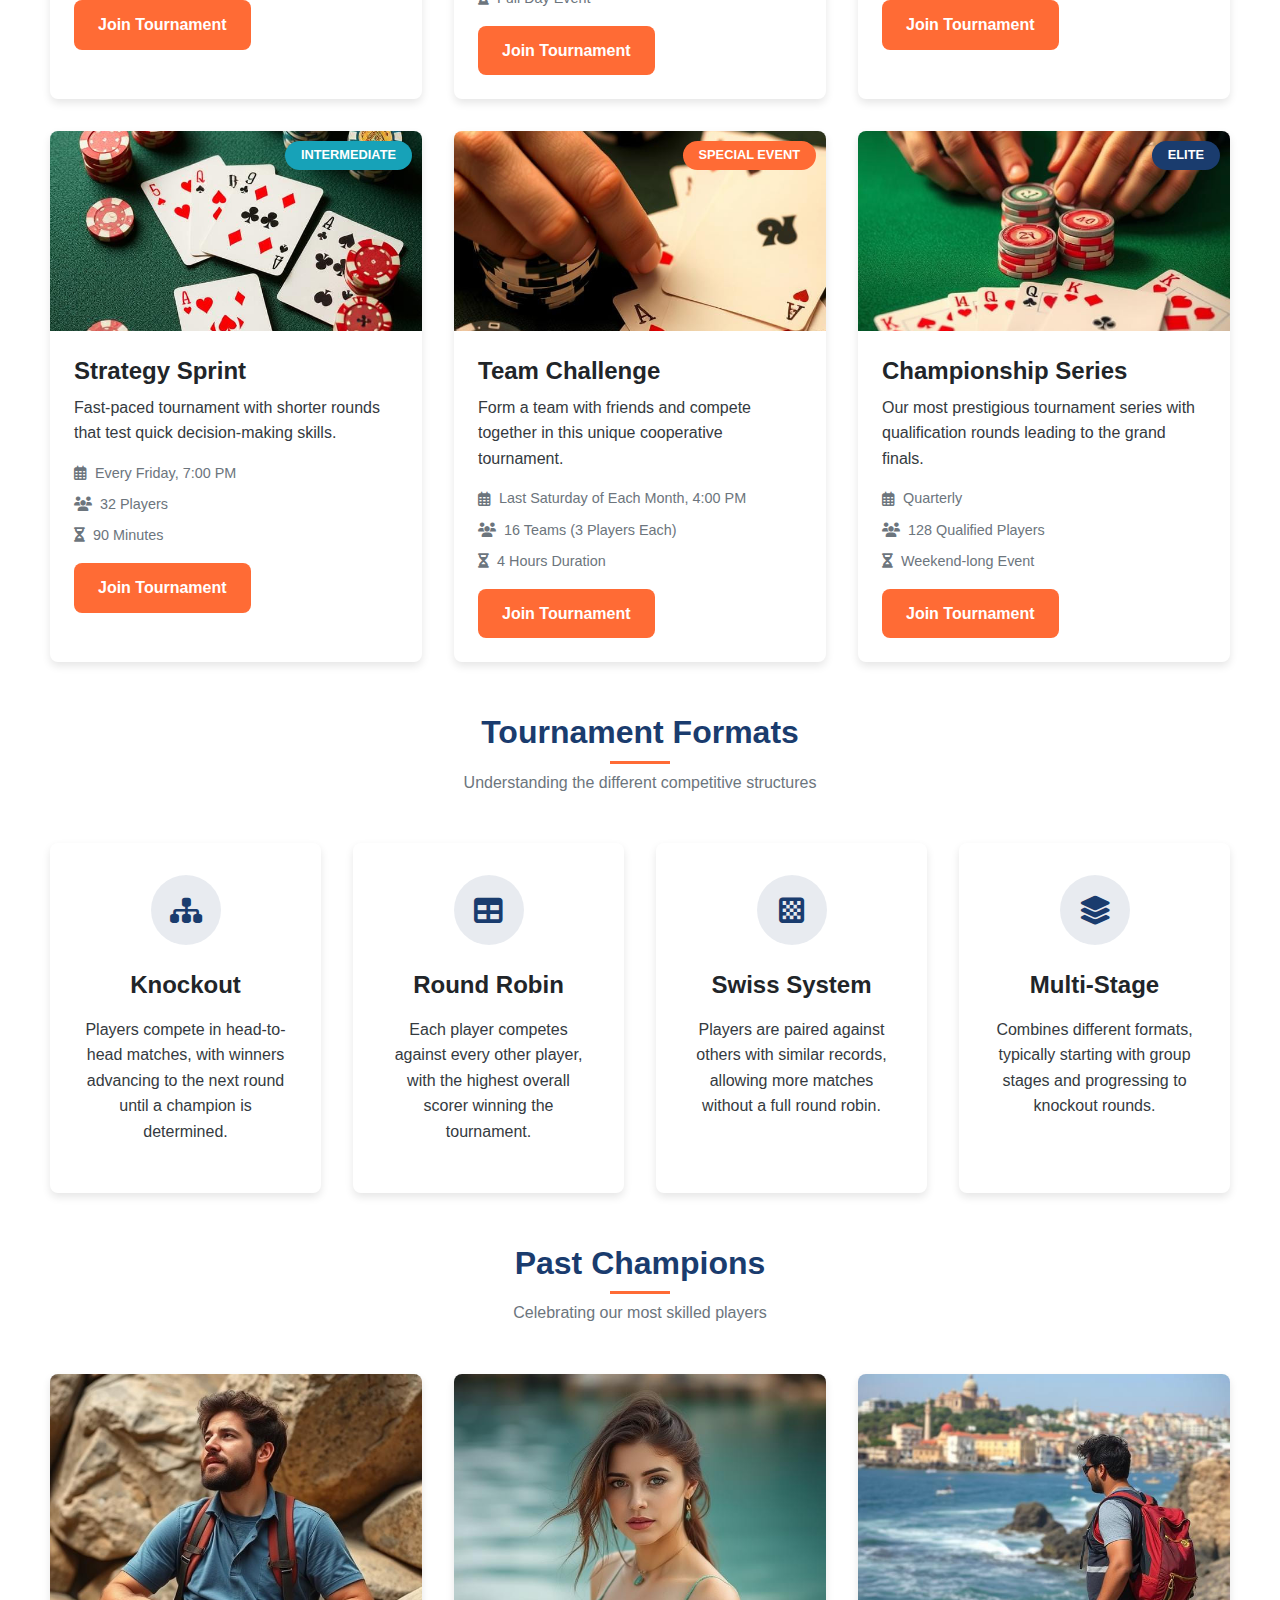
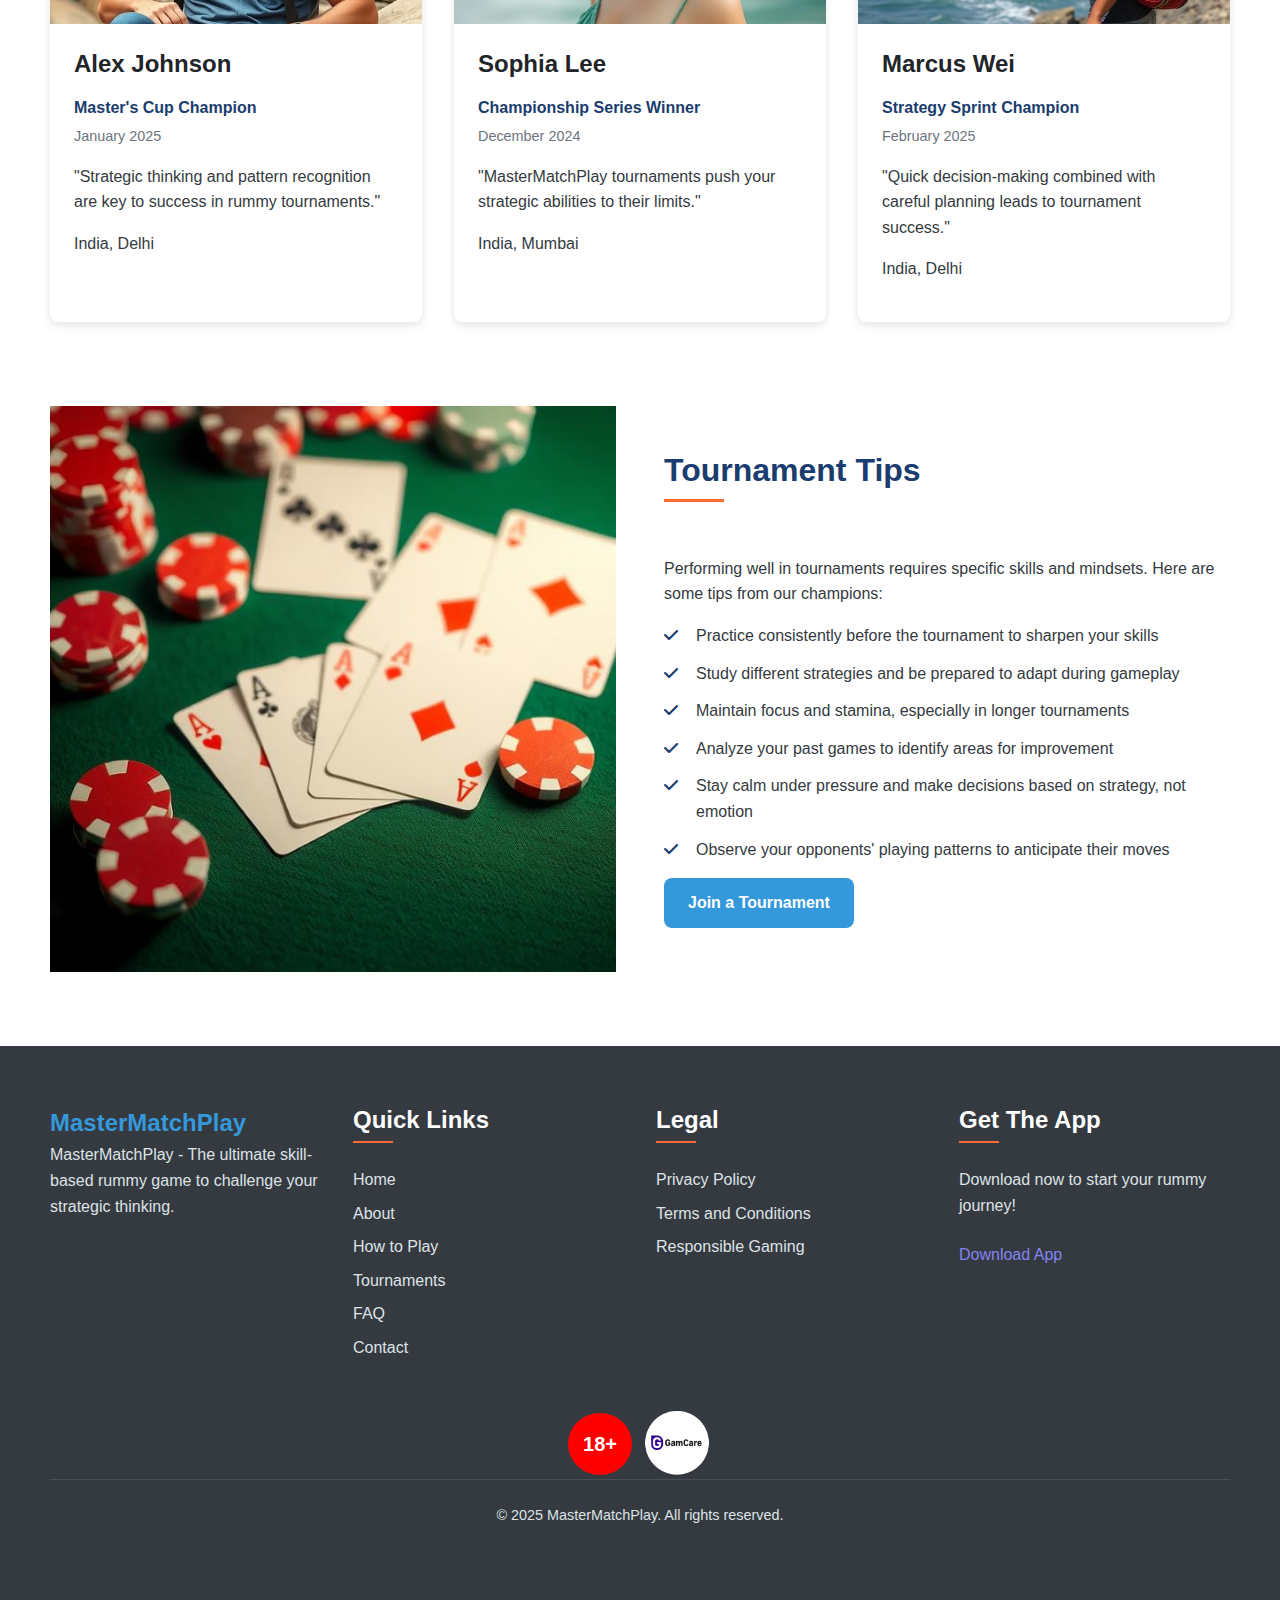
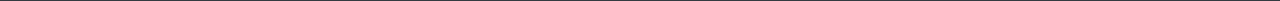
<file: tournaments.html>
<!DOCTYPE html>
<html lang="en">
<head>
    <meta charset="UTF-8">
    <meta name="viewport" content="width=device-width, initial-scale=1.0">
    <title>Tournaments - MasterMatchPlay Rummy</title>
    <meta name="description" content="Participate in MasterMatchPlay's skill-based rummy tournaments. Test your strategic thinking and compete with players worldwide.">
    <link rel="stylesheet" href="css/style.css">
    
    <link rel="stylesheet" href="fonts/fontawesome/css/all.min.css" />
    <link rel="icon" href="img/favicon.ico" />
    
</head>
<body>
    <header class="header">
        <div class="container">
            <div class="header-content">
                <div class="logo">
                    <a href="/" class="logo-link">
                        MasterMatchPlay
                    </a>
                </div>
                <nav class="main-nav">
                    <ul class="nav-list">
                        <li class="nav-item"><a href="/" class="nav-link">Home</a></li>
                        <li class="nav-item"><a href="about.html" class="nav-link">About</a></li>
                        <li class="nav-item"><a href="how-to-play.html" class="nav-link">How to Play</a></li>
                        <li class="nav-item"><a href="tournaments.html" class="nav-link active">Tournaments</a></li>
                        <li class="nav-item"><a href="faq.html" class="nav-link">FAQ</a></li>
                        <li class="nav-item"><a href="contact.html" class="nav-link">Contact</a></li>
                    </ul>
                    
                </nav>
                
                <div class="mobile-menu-toggle">
                    <span></span>
                    <span></span>
                    <span></span>
                </div>
                <div class="download-btn-wrapper">
                    <a href="/contact.html" class="btn btn-primary">Download App</a>
                </div>
                

            </div>
        </div>
    </header>

    <main>
        <!-- Hero Section -->
        <section class="page-header">
            <div class="container">
                <h1>Tournaments</h1>
                <p>Test your skills and strategic thinking in our competitive tournaments</p>
            </div>
        </section>

        <!-- Tournament Overview Section -->
        <section class="tournament-overview-section">
            <div class="container">
                <div class="two-column-layout">
                    <div class="column-content">
                        <div class="section-header text-left">
                            <h2>Tournament Overview</h2>
                        </div>
                        <p>MasterMatchPlay tournaments are designed to test your skill, strategy, and mental agility in a competitive environment.</p>
                        <p>Our tournaments range from beginner-friendly competitions to challenging elite events for experienced players.</p>
                        <p>Each tournament offers a unique opportunity to demonstrate your abilities, improve your gameplay, and connect with other strategic thinkers.</p>
                        <p>All tournaments are based purely on skill, providing a fair playing field where the most strategic and skilled players rise to the top.</p>
                    </div>
                    <div class="column-image">
                        <img src="img/t1.jpg" alt="Tournament Players">
                    </div>
                </div>
            </div>
        </section>

        <!-- Upcoming Tournaments Section -->
        <section class="upcoming-tournaments-section">
            <div class="container">
                <div class="section-header">
                    <h2>Upcoming Tournaments</h2>
                    <p>Mark your calendar for these skill-testing events</p>
                </div>
                <div class="tournaments-grid large-grid">
                    <div class="tournament-card">
                        <div class="tournament-image">
                            <img src="img/t11.jpg" alt="Weekly Challenge Tournament">
                            <div class="tournament-badge beginner">Beginner Friendly</div>
                        </div>
                        <div class="tournament-content">
                            <h3>Weekly Challenge</h3>
                            <p>A regular tournament perfect for players of all skill levels to practice and improve.</p>
                            <div class="tournament-details">
                                <div class="tournament-info">
                                    <i class="far fa-calendar-alt"></i>
                                    <span>Every Saturday, 2:00 PM</span>
                                </div>
                                <div class="tournament-info">
                                    <i class="fas fa-users"></i>
                                    <span>Up to 100 Players</span>
                                </div>
                                <div class="tournament-info">
                                    <i class="fas fa-hourglass-half"></i>
                                    <span>3 Hours Duration</span>
                                </div>
                            </div>
                            <a href="contact.html" class="btn btn-secondary">Join Tournament</a>
                        </div>
                    </div>
                    <div class="tournament-card">
                        <div class="tournament-image">
                            <img src="img/t2.jpg" alt="Master's Cup Tournament">
                            <div class="tournament-badge advanced">Advanced</div>
                        </div>
                        <div class="tournament-content">
                            <h3>Master's Cup</h3>
                            <p>Our premier monthly tournament where the most skilled players compete for the championship title.</p>
                            <div class="tournament-details">
                                <div class="tournament-info">
                                    <i class="far fa-calendar-alt"></i>
                                    <span>First Sunday of Each Month, 3:00 PM</span>
                                </div>
                                <div class="tournament-info">
                                    <i class="fas fa-users"></i>
                                    <span>64 Players</span>
                                </div>
                                <div class="tournament-info">
                                    <i class="fas fa-hourglass-half"></i>
                                    <span>Full Day Event</span>
                                </div>
                            </div>
                            <a href="contact.html" class="btn btn-secondary">Join Tournament</a>
                        </div>
                    </div>
                    <div class="tournament-card">
                        <div class="tournament-image">
                            <img src="img/t3.jpg" alt="Newcomers Tournament">
                            <div class="tournament-badge beginner">Beginner Only</div>
                        </div>
                        <div class="tournament-content">
                            <h3>Newcomers Challenge</h3>
                            <p>Designed specifically for beginners to learn tournament play in a supportive environment.</p>
                            <div class="tournament-details">
                                <div class="tournament-info">
                                    <i class="far fa-calendar-alt"></i>
                                    <span>Every Wednesday, 6:00 PM</span>
                                </div>
                                <div class="tournament-info">
                                    <i class="fas fa-users"></i>
                                    <span>Up to 50 Players</span>
                                </div>
                                <div class="tournament-info">
                                    <i class="fas fa-hourglass-half"></i>
                                    <span>2 Hours Duration</span>
                                </div>
                            </div>
                            <a href="contact.html" class="btn btn-secondary">Join Tournament</a>
                        </div>
                    </div>
                    <div class="tournament-card">
                        <div class="tournament-image">
                            <img src="img/t4.jpg" alt="Strategy Sprint Tournament">
                            <div class="tournament-badge intermediate">Intermediate</div>
                        </div>
                        <div class="tournament-content">
                            <h3>Strategy Sprint</h3>
                            <p>Fast-paced tournament with shorter rounds that test quick decision-making skills.</p>
                            <div class="tournament-details">
                                <div class="tournament-info">
                                    <i class="far fa-calendar-alt"></i>
                                    <span>Every Friday, 7:00 PM</span>
                                </div>
                                <div class="tournament-info">
                                    <i class="fas fa-users"></i>
                                    <span>32 Players</span>
                                </div>
                                <div class="tournament-info">
                                    <i class="fas fa-hourglass-half"></i>
                                    <span>90 Minutes</span>
                                </div>
                            </div>
                            <a href="contact.html" class="btn btn-secondary">Join Tournament</a>
                        </div>
                    </div>
                    <div class="tournament-card">
                        <div class="tournament-image">
                            <img src="img/t5.jpg" alt="Team Challenge Tournament">
                            <div class="tournament-badge special">Special Event</div>
                        </div>
                        <div class="tournament-content">
                            <h3>Team Challenge</h3>
                            <p>Form a team with friends and compete together in this unique cooperative tournament.</p>
                            <div class="tournament-details">
                                <div class="tournament-info">
                                    <i class="far fa-calendar-alt"></i>
                                    <span>Last Saturday of Each Month, 4:00 PM</span>
                                </div>
                                <div class="tournament-info">
                                    <i class="fas fa-users"></i>
                                    <span>16 Teams (3 Players Each)</span>
                                </div>
                                <div class="tournament-info">
                                    <i class="fas fa-hourglass-half"></i>
                                    <span>4 Hours Duration</span>
                                </div>
                            </div>
                            <a href="contact.html" class="btn btn-secondary">Join Tournament</a>
                        </div>
                    </div>
                    <div class="tournament-card">
                        <div class="tournament-image">
                            <img src="img/t6.jpg" alt="Championship Series Tournament">
                            <div class="tournament-badge advanced">Elite</div>
                        </div>
                        <div class="tournament-content">
                            <h3>Championship Series</h3>
                            <p>Our most prestigious tournament series with qualification rounds leading to the grand finals.</p>
                            <div class="tournament-details">
                                <div class="tournament-info">
                                    <i class="far fa-calendar-alt"></i>
                                    <span>Quarterly </span>
                                </div>
                                <div class="tournament-info">
                                    <i class="fas fa-users"></i>
                                    <span>128 Qualified Players</span>
                                </div>
                                <div class="tournament-info">
                                    <i class="fas fa-hourglass-half"></i>
                                    <span>Weekend-long Event</span>
                                </div>
                            </div>
                            <a href="contact.html" class="btn btn-secondary">Join Tournament</a>
                        </div>
                    </div>
                </div>
            </div>
        </section>

        <!-- Tournament Format Section -->
        <section class="tournament-format-section">
            <div class="container">
                <div class="section-header">
                    <h2>Tournament Formats</h2>
                    <p>Understanding the different competitive structures</p>
                </div>
                <div class="format-cards">
                    <div class="format-card">
                        <div class="format-icon">
                            <i class="fas fa-sitemap"></i>
                        </div>
                        <h3>Knockout</h3>
                        <p>Players compete in head-to-head matches, with winners advancing to the next round until a champion is determined.</p>
                    </div>
                    <div class="format-card">
                        <div class="format-icon">
                            <i class="fas fa-table"></i>
                        </div>
                        <h3>Round Robin</h3>
                        <p>Each player competes against every other player, with the highest overall scorer winning the tournament.</p>
                    </div>
                    <div class="format-card">
                        <div class="format-icon">
                            <i class="fas fa-chess-board"></i>
                        </div>
                        <h3>Swiss System</h3>
                        <p>Players are paired against others with similar records, allowing more matches without a full round robin.</p>
                    </div>
                    <div class="format-card">
                        <div class="format-icon">
                            <i class="fas fa-layer-group"></i>
                        </div>
                        <h3>Multi-Stage</h3>
                        <p>Combines different formats, typically starting with group stages and progressing to knockout rounds.</p>
                    </div>
                </div>
            </div>
        </section>

        <!-- Past Champions Section -->
        <section class="champions-section">
            <div class="container">
                <div class="section-header">
                    <h2>Past Champions</h2>
                    <p>Celebrating our most skilled players</p>
                </div>
                <div class="champions-grid">
                    <div class="champion-card">
                        <div class="champion-image">
                            <img src="img/t7.jpg" alt="Alex Johnson - Master's Cup Champion">
                        </div>
                        <div class="champion-info">
                            <h3>Alex Johnson</h3>
                            <p class="champion-title">Master's Cup Champion</p>
                            <p class="champion-date">January 2025</p>
                            <p>"Strategic thinking and pattern recognition are key to success in rummy tournaments."</p>
                            <p>India, Delhi</p>

                        </div>
                    </div>
                    <div class="champion-card">
                        <div class="champion-image">
                            <img src="img/t8.jpg" alt="Sophia Lee - Championship Series Winner">
                        </div>
                        <div class="champion-info">
                            <h3>Sophia Lee</h3>
                            <p class="champion-title">Championship Series Winner</p>
                            <p class="champion-date">December 2024</p>
                            <p>"MasterMatchPlay tournaments push your strategic abilities to their limits."</p>
                            <p>India, Mumbai</p>

                        </div>
                    </div>
                    <div class="champion-card">
                        <div class="champion-image">
                            <img src="img/t9.jpg" alt="Marcus Wei - Strategy Sprint Champion">
                        </div>
                        <div class="champion-info">
                            <h3>Marcus Wei</h3>
                            <p class="champion-title">Strategy Sprint Champion</p>
                            <p class="champion-date">February 2025</p>
                            <p>"Quick decision-making combined with careful planning leads to tournament success."</p>
                            <p>India, Delhi</p>
                        </div>
                    </div>
                </div>
            </div>
        </section>

        <!-- Tournament Tips Section -->
        <section class="tournament-tips-section">
            <div class="container">
                <div class="two-column-layout reverse-mobile">
                    <div class="column-image">
                        <img src="img/t10.jpg" alt="Player in Tournament">
                    </div>
                    <div class="column-content">
                        <div class="section-header text-left">
                            <h2>Tournament Tips</h2>
                        </div>
                        <p>Performing well in tournaments requires specific skills and mindsets. Here are some tips from our champions:</p>
                        <ul class="check-list">
                            <li>Practice consistently before the tournament to sharpen your skills</li>
                            <li>Study different strategies and be prepared to adapt during gameplay</li>
                            <li>Maintain focus and stamina, especially in longer tournaments</li>
                            <li>Analyze your past games to identify areas for improvement</li>
                            <li>Stay calm under pressure and make decisions based on strategy, not emotion</li>
                            <li>Observe your opponents' playing patterns to anticipate their moves</li>
                        </ul>
                        <a href="contact.html" class="btn btn-primary">Join a Tournament</a>
                    </div>
                </div>
            </div>
        </section>

        <!-- Download Section -->
    </main>

    <footer class="footer">
        <div class="container">
            <div class="footer-content">
                <div class="footer-column">
                    <div class="footer-logo">
                        <a href="/" class="logo-link">
                        MasterMatchPlay
                    </a>
                    </div>
                    <p>MasterMatchPlay - The ultimate skill-based rummy game to challenge your strategic thinking.</p>

                </div>
                <div class="footer-column">
                    <h3>Quick Links</h3>
                    <ul class="footer-links">
                        <li><a href="/">Home</a></li>
                        <li><a href="about.html">About</a></li>
                        <li><a href="how-to-play.html">How to Play</a></li>
                        <li><a href="tournaments.html">Tournaments</a></li>
                        <li><a href="faq.html">FAQ</a></li>
                        <li><a href="contact.html">Contact</a></li>
                    </ul>
                </div>
                <div class="footer-column">
                    <h3>Legal</h3>
                    <ul class="footer-links">
                        <li><a href="privacy-policy.html">Privacy Policy</a></li>
                        <li><a href="terms-conditions.html">Terms and Conditions</a></li>
                        <li><a href="responsible-gaming.html">Responsible Gaming</a></li>
                    </ul>
                </div>
                <div class="footer-column">
                    <h3>Get The App</h3>
                    <p>Download now to start your rummy journey!</p>
                    <div class="app-buttons">
                                                <a href="contact.html" class="app-btn">
                            Download App
                        </a>
                    </div>
                </div>
            </div>
            <div class="gam" >
                <div class="cirle" >18+</div>
                <a href="https://www.gamcare.org.uk/" target="_blank"><img class="img18" src="img/ga-care.png" alt="img" ></a>
            </div>
            <div class="footer-bottom">
                <p>&copy; 2025 MasterMatchPlay. All rights reserved.</p>
            </div>
        </div>
    </footer>

    <script src="js/main.js"></script>
</body>
</html>
</file>
<file: css/style.css>
/* Base Styles */
:root {
    --primary-color: #1a3c6e;
    --primary-dark: #0d2545;
    --primary-light: #2c5f9e;
    --secondary-color: #ff6b35;
    --secondary-dark: #e85520;
    --secondary-light: #ff8a5f;
    --neutral-100: #f8f9fa;
    --neutral-200: #e9ecef;
    --neutral-300: #dee2e6;
    --neutral-400: #ced4da;
    --neutral-500: #adb5bd;
    --neutral-600: #6c757d;
    --neutral-700: #495057;
    --neutral-800: #343a40;
    --neutral-900: #212529;
    --success: #28a745;
    --danger: #dc3545;
    --warning: #ffc107;
    --info: #17a2b8;
    --white: #ffffff;
    --black: #000000;
    --border-radius: 8px;
    --box-shadow: 0px 4px 8px rgba(0, 0, 0, 0.1);
    --transition: all 0.3s ease;
    --container-max-width: 1200px;
    --container-padding: 1rem;
    --header-height: 80px;
    --footer-padding: 3rem 0;
}

* {
    margin: 0;
    padding: 0;
    box-sizing: border-box;
}

html {
    scroll-behavior: smooth;
}

body {
    font-family: 'Open Sans', sans-serif;
    line-height: 1.6;
    color: var(--neutral-800);
    background-color: var(--white);
}

h1, h2, h3, h4, h5, h6 {
    font-family: 'Montserrat', sans-serif;
    font-weight: 600;
    line-height: 1.3;
    margin-bottom: 1rem;
    color: var(--neutral-900);
}

h1 {
    font-size: 2.5rem;
    font-weight: 700;
}

h2 {
    font-size: 2rem;
}

h3 {
    font-size: 1.5rem;
}

p {
    margin-bottom: 1rem;
}

a {
    color: var(--primary-color);
    text-decoration: none;
    transition: var(--transition);
}

a:hover {
    color: var(--primary-light);
}

ul, ol {
    margin-bottom: 1rem;
    padding-left: 1.5rem;
}

img {
    max-width: 100%;
    height: auto;
    display: block;
}

button, input, textarea, select {
    font-family: 'Open Sans', sans-serif;
}

/* Container */
.container {
    width: 100%;
    max-width: var(--container-max-width);
    margin: 0 auto;
    padding: 10px;
}

/* Header */
.header {
    position: sticky;
    top: 0;
    background-color: var(--white);
    box-shadow: var(--box-shadow);
    z-index: 1000;
    height: var(--header-height);
    display: flex;
    align-items: center;
}

.header-content {
    display: flex;
    justify-content: space-between;
    align-items: center;
    width: 100%;
}

.logo img {
    height: 40px;
}

.main-nav .nav-list {
    display: flex;
    list-style: none;
    padding: 0;
    margin: 0;
}

.nav-item {
    margin: 0 1rem;
}

.logo-link {
    font-weight: 600;
    font-size: 24px;
    color: rgb(52, 152, 219);
}

.nav-link {
    color: var(--neutral-700);
    font-weight: 500;
    padding: 0.5rem 0;
    position: relative;
}

.nav-link::after {
    content: '';
    position: absolute;
    bottom: 0;
    left: 0;
    width: 0;
    height: 2px;
    background-color: var(--primary-color);
    transition: var(--transition);
}
.nav-link:hover, .nav-link.active {
    color: var(--primary-color);
}

.nav-link:hover::after, .nav-link.active::after {
    width: 100%;
}

.mobile-menu-toggle {
    display: none;
    flex-direction: column;
    justify-content: space-between;
    width: 30px;
    height: 20px;
    cursor: pointer;
}

.mobile-menu-toggle span {
    height: 2px;
    width: 100%;
    background-color: var(--neutral-800);
    transition: var(--transition);
}

/* Buttons */
.btn {
    display: inline-block;
    padding: 0.75rem 1.5rem;
    border-radius: var(--border-radius);
    font-weight: 600;
    text-align: center;
    cursor: pointer;
    transition: var(--transition);
    border: none;
    outline: none;
}

.btn-primary {
    background-color: #3498DB;
    color: var(--white);
}

.btn-primary:hover {
    background-color: var(--primary-dark);
    color: var(--white);
}

.btn-secondary {
    background-color: var(--secondary-color);
    color: var(--white);
}

.btn-secondary:hover {
    background-color: var(--secondary-dark);
    color: var(--white);
}

.btn-outline {
    background-color: transparent;
    color: var(--primary-color);
    border: 2px solid var(--primary-color);
}

.btn-outline:hover {
    background-color: var(--primary-color);
    color: var(--white);
}

.download-btn-wrapper {
    margin-left: 1rem;
}

/* Hero Section */
.hero-section {
    padding: 4rem 0;
    background-color: var(--neutral-100);
}

.hero-content {
    display: flex;
    align-items: center;
    gap: 2rem;
}

.hero-text {
    flex: 1;
}

.hero-text h1 {
    color: var(--primary-color);
    margin-bottom: 1.5rem;
}

.hero-image {
    flex: 1;
}

.hero-btns {
    margin-top: 2rem;
    display: flex;
    gap: 1rem;
}

/* Section Headers */
.section-header {
    text-align: center;
    margin-bottom: 3rem;
}

.section-header h2 {
    position: relative;
    display: inline-block;
    margin-bottom: 1rem;
    color: var(--primary-color);
}

.section-header h2::after {
    content: '';
    position: absolute;
    bottom: -10px;
    left: 50%;
    transform: translateX(-50%);
    width: 60px;
    height: 3px;
    background-color: var(--secondary-color);
}

.section-header p {
    color: var(--neutral-600);
    max-width: 600px;
    margin: 0 auto;
}

.section-header.text-left {
    text-align: left;
}

.section-header.text-left h2::after {
    left: 0;
    transform: none;
}

/* Features Section */
.features-section {
    padding: 5rem 0;
}

.features-grid {
    display: grid;
    grid-template-columns: repeat(auto-fit, minmax(250px, 1fr));
    gap: 2rem;
}

.feature-card {
    background-color: var(--white);
    padding: 2rem;
    border-radius: var(--border-radius);
    text-align: center;
    box-shadow: var(--box-shadow);
    transition: var(--transition);
}

.feature-card:hover {
    transform: translateY(-5px);
    box-shadow: 0 10px 20px rgba(0, 0, 0, 0.15);
}

.feature-icon {
    width: 70px;
    height: 70px;
    background-color: rgba(26, 60, 110, 0.1);
    color: var(--primary-color);
    border-radius: 50%;
    display: flex;
    align-items: center;
    justify-content: center;
    margin: 0 auto 1.5rem;
    font-size: 1.8rem;
}

.features-grid.small-grid {
    grid-template-columns: repeat(auto-fit, minmax(200px, 1fr));
}

/* How It Works Section */
.how-it-works-section {
    padding: 5rem 0;
    background-color: var(--neutral-100);
}

.steps-container {
    display: flex;
    justify-content: space-between;
    position: relative;
    max-width: 900px;
    margin: 0 auto;
}

.steps-container::before {
    content: '';
    position: absolute;
    top: 50px;
    left: 0;
    width: 100%;
    height: 2px;
    background-color: var(--neutral-300);
    z-index: 1;
}

.step-card {
    width: 200px;
    text-align: center;
    position: relative;
    z-index: 2;
    padding-top: 30px;
}

.step-number {
    width: 50px;
    height: 50px;
    background-color: var(--primary-color);
    color: var(--white);
    border-radius: 50%;
    display: flex;
    align-items: center;
    justify-content: center;
    font-size: 1.5rem;
    font-weight: 700;
    margin: 0 auto 1.5rem;
}

/* Tournaments Section */
.tournaments-section {
    padding: 5rem 0;
}

.tournaments-grid {
    display: grid;
    grid-template-columns: repeat(auto-fit, minmax(350px, 1fr));
    gap: 2rem;
}

.tournament-card {
    background-color: var(--white);
    border-radius: var(--border-radius);
    overflow: hidden;
    box-shadow: var(--box-shadow);
    transition: var(--transition);
}

.tournament-card:hover {
    transform: translateY(-5px);
    box-shadow: 0 10px 20px rgba(0, 0, 0, 0.15);
}

.tournament-image {
    height: 200px;
    position: relative;
}

.tournament-image img {
    width: 100%;
    height: 100%;
    object-fit: cover;
}

.tournament-badge {
    position: absolute;
    top: 10px;
    right: 10px;
    padding: 0.25rem 1rem;
    border-radius: 50px;
    font-size: 0.8rem;
    font-weight: 600;
    text-transform: uppercase;
}

.tournament-badge.beginner {
    background-color: var(--success);
    color: var(--white);
}

.tournament-badge.intermediate {
    background-color: var(--info);
    color: var(--white);
}

.tournament-badge.advanced {
    background-color: var(--primary-color);
    color: var(--white);
}

.tournament-badge.special {
    background-color: var(--secondary-color);
    color: var(--white);
}

.tournament-content {
    padding: 1.5rem;
}

.tournament-content h3 {
    margin-bottom: 0.5rem;
}

.tournament-details {
    margin: 1rem 0;
}

.tournament-date {
    display: flex;
    align-items: center;
    gap: 0.5rem;
    color: var(--neutral-600);
    font-size: 0.9rem;
}

.tournament-info {
    display: flex;
    align-items: center;
    gap: 0.5rem;
    color: var(--neutral-600);
    font-size: 0.9rem;
    margin-bottom: 0.5rem;
}

.tournaments-grid.large-grid {
    grid-template-columns: repeat(auto-fit, minmax(320px, 1fr));
}

.view-all-container {
    margin-top: 2rem;
    text-align: center;
}

/* Testimonials Section */
.testimonials-section {
    padding: 5rem 0;
    background-color: var(--neutral-100);
}

.testimonials-slider {
    display: flex;
    gap: 2rem;
    width: 100%;
    overflow-x: auto;
    scroll-behavior: smooth;
    scrollbar-width: none;
    -ms-overflow-style: none;
    padding-bottom: 1rem;
}

.testimonials-slider::-webkit-scrollbar {
    display: none;
}

.testimonial-card {
    background-color: var(--white);
    border-radius: var(--border-radius);
    box-shadow: var(--box-shadow);
    padding: 2rem;
    min-width: 350px;
    flex-shrink: 0;
}

.testimonial-content {
    color: var(--neutral-700);
    font-style: italic;
    margin-bottom: 1.5rem;
}

.testimonial-author {
    display: flex;
    align-items: center;
    gap: 1rem;
}

.author-avatar {
    width: 50px;
    height: 50px;
    border-radius: 50%;
    overflow: hidden;
}

.author-info h4 {
    margin-bottom: 0.25rem;
    font-size: 1rem;
}

.author-info p {
    color: var(--neutral-600);
    font-size: 0.9rem;
    margin-bottom: 0;
}

.testimonial-controls {
    display: flex;
    justify-content: center;
    gap: 1rem;
    margin-top: 2rem;
}

.testimonial-prev, .testimonial-next {
    width: 40px;
    height: 40px;
    border-radius: 50%;
    background-color: var(--white);
    color: var(--primary-color);
    border: none;
    display: flex;
    align-items: center;
    justify-content: center;
    cursor: pointer;
    box-shadow: var(--box-shadow);
    transition: var(--transition);
}

.testimonial-prev:hover, .testimonial-next:hover {
    background-color: var(--primary-color);
    color: var(--white);
}

/* Download Section */
.download-section {
    padding: 5rem 0;
    background-color: var(--primary-color);
    color: var(--white);
}

.download-content {
    display: flex;
    align-items: center;
    gap: 2rem;
}

.download-text {
    flex: 1;
}

.download-text h2 {
    color: var(--white);
}

.download-image {
    flex: 1;
}

.app-buttons {
    display: flex;
    gap: 1rem;
    margin-top: 1.5rem;
}

.app-btn img {
    height: 48px;

}
.app-btn{
    color: rgb(132, 132, 242);
}
.champions-section, .tournament-format-section{
    margin-top: 30px;
}

/* Footer */
.footer {
    background-color: var(--neutral-800);
    color: var(--neutral-300);
    padding: var(--footer-padding);
}

.footer-content {
    display: grid;
    grid-template-columns: repeat(auto-fit, minmax(250px, 1fr));
    gap: 2rem;
    margin-bottom: 2rem;
}

.footer-logo img {
    height: 50px;
    margin-bottom: 1rem;
}

.footer-column h3 {
    color: var(--white);
    margin-bottom: 1.5rem;
    position: relative;
    padding-bottom: 0.5rem;
}

.footer-column h3::after {
    content: '';
    position: absolute;
    bottom: 0;
    left: 0;
    width: 40px;
    height: 2px;
    background-color: var(--secondary-color);
}

.footer-links {
    list-style: none;
    padding: 0;
}

.footer-links li {
    margin-bottom: 0.5rem;
}

.footer-links a {
    color: var(--neutral-300);
    transition: var(--transition);
}

.footer-links a:hover {
    color: var(--white);
}

.social-icons {
    display: flex;
    gap: 1rem;
    margin-top: 1.5rem;
}

.social-icon {
    width: 38px;
    height: 38px;
    border-radius: 50%;
    background-color: rgba(255, 255, 255, 0.1);
    color: var(--white);
    display: flex;
    align-items: center;
    justify-content: center;
    transition: var(--transition);
}

.social-icon:hover {
    background-color: var(--secondary-color);
    color: var(--white);
}

.footer-bottom {
    border-top: 1px solid rgba(255, 255, 255, 0.1);
    padding-top: 1.5rem;
    text-align: center;
    font-size: 0.9rem;
}

/* Page Header */
.page-header {
    background-color: rgb(248, 247, 247);
    color: #2C3E50;
    padding: 4rem 0;
    text-align: center;
}

.page-header h1 {
    color: #2C3E50;
    margin-bottom: 0.5rem;
}

.page-header p {
    color: #2C3E50;
    max-width: 600px;
    margin: 0 auto;
}

/* Two Column Layout */
.two-column-layout {
    display: flex;
    align-items: center;
    gap: 3rem;
    margin: 4rem 0;
}

.column-content, .column-image {
    flex: 1;
}

/* Check List */
.check-list {
    list-style: none;
    padding: 0;
}

.check-list li {
    padding-left: 2rem;
    position: relative;
    margin-bottom: 0.75rem;
}

.check-list li::before {
    content: '\f00c';
    font-family: 'Font Awesome 5 Free';
    font-weight: 900;
    position: absolute;
    left: 0;
    color: var(--primary-color);
}

/* Sections with Alternate Background */
.alt-bg {
    background-color: var(--neutral-100);
}

/* Timeline */
.timeline {
    position: relative;
    max-width: 800px;
    margin: 0 auto;
    padding: 2rem 0;
}

.timeline::before {
    content: '';
    position: absolute;
    top: 0;
    left: 50%;
    transform: translateX(-50%);
    width: 2px;
    height: 100%;
    background-color: var(--neutral-300);
}

.timeline-item {
    position: relative;
    margin-bottom: 2rem;
    width: 50%;
    padding: 0 2rem;
}

.timeline-item:nth-child(odd) {
    left: 0;
    text-align: right;
}

.timeline-item:nth-child(even) {
    left: 50%;
}

.timeline-date {
    position: absolute;
    top: 0;
    width: 80px;
    height: 30px;
    background-color: var(--primary-color);
    color: var(--white);
    border-radius: 5px;
    display: flex;
    align-items: center;
    justify-content: center;
    font-weight: 600;
}

.timeline-item:nth-child(odd) .timeline-date {
    right: -40px;
}

.timeline-item:nth-child(even) .timeline-date {
    left: -40px;
}

.timeline-content {
    background-color: var(--white);
    padding: 1.5rem;
    border-radius: var(--border-radius);
    box-shadow: var(--box-shadow);
}

.timeline-content h3 {
    margin-bottom: 0.5rem;
}

/* Team Grid */
.team-grid {
    display: grid;
    grid-template-columns: repeat(auto-fit, minmax(250px, 1fr));
    gap: 2rem;
}

.team-card {
    text-align: center;
}

.team-image {
    width: 200px;
    height: 200px;
    border-radius: 50%;
    overflow: hidden;
    margin: 0 auto 1.5rem;
    border: 5px solid var(--white);
    box-shadow: var(--box-shadow);
}

.team-role {
    color: var(--primary-color);
    font-weight: 600;
    margin-bottom: 0.5rem;
}

/* Values Container */
.values-container {
    display: grid;
    grid-template-columns: repeat(auto-fit, minmax(250px, 1fr));
    gap: 2rem;
}

.value-card {
    background-color: var(--white);
    padding: 2rem;
    border-radius: var(--border-radius);
    text-align: center;
    box-shadow: var(--box-shadow);
    transition: var(--transition);
}

.value-card:hover {
    transform: translateY(-5px);
    box-shadow: 0 10px 20px rgba(0, 0, 0, 0.15);
}

.value-icon {
    width: 70px;
    height: 70px;
    background-color: rgba(26, 60, 110, 0.1);
    color: var(--primary-color);
    border-radius: 50%;
    display: flex;
    align-items: center;
    justify-content: center;
    margin: 0 auto 1.5rem;
    font-size: 1.8rem;
}

/* Rules Cards */
.rules-container {
    display: grid;
    grid-template-columns: repeat(auto-fit, minmax(300px, 1fr));
    gap: 2rem;
}

.rule-card {
    background-color: var(--white);
    padding: 2rem;
    border-radius: var(--border-radius);
    box-shadow: var(--box-shadow);
    display: flex;
    align-items: flex-start;
}

.rule-number {
    font-size: 2.5rem;
    font-weight: 700;
    color: var(--primary-color);
    margin-right: 1rem;
    line-height: 1;
}

.rule-content {
    flex: 1;
}

.rule-content h3 {
    margin-bottom: 0.5rem;
}

/* Gameplay Flow */
.gameplay-flow {
    display: flex;
    flex-direction: column;
    gap: 3rem;
    max-width: 800px;
    margin: 0 auto;
    position: relative;
}

.gameplay-flow::before {
    content: '';
    position: absolute;
    top: 40px;
    left: 40px;
    width: 2px;
    height: calc(100% - 80px);
    background-color: var(--neutral-300);
}

.flow-step {
    display: flex;
    align-items: flex-start;
    position: relative;
}

.step-icon {
    width: 80px;
    height: 80px;
    background-color: var(--primary-color);
    color: var(--white);
    border-radius: 50%;
    display: flex;
    align-items: center;
    justify-content: center;
    font-size: 1.8rem;
    margin-right: 2rem;
    position: relative;
    z-index: 1;
}

.step-content {
    background-color: var(--white);
    padding: 1.5rem;
    border-radius: var(--border-radius);
    box-shadow: var(--box-shadow);
    flex: 1;
}

.step-content h3 {
    margin-bottom: 0.5rem;
}

/* Strategy Cards */
.strategy-grid {
    display: grid;
    grid-template-columns: repeat(auto-fit, minmax(300px, 1fr));
    gap: 2rem;
}

.strategy-card {
    background-color: var(--white);
    padding: 2rem;
    border-radius: var(--border-radius);
    box-shadow: var(--box-shadow);
    text-align: center;
    transition: var(--transition);
}

.strategy-card:hover {
    transform: translateY(-5px);
    box-shadow: 0 10px 20px rgba(0, 0, 0, 0.15);
}

.strategy-icon {
    width: 70px;
    height: 70px;
    background-color: rgba(26, 60, 110, 0.1);
    color: var(--primary-color);
    border-radius: 50%;
    display: flex;
    align-items: center;
    justify-content: center;
    margin: 0 auto 1.5rem;
    font-size: 1.8rem;
}

/* Video Cards */
.video-grid {
    display: grid;
    grid-template-columns: repeat(auto-fit, minmax(300px, 1fr));
    gap: 2rem;
}

.video-card {
    background-color: var(--white);
    border-radius: var(--border-radius);
    overflow: hidden;
    box-shadow: var(--box-shadow);
}

.video-thumbnail {
    position: relative;
    height: 200px;
}

.video-thumbnail img {
    width: 100%;
    height: 100%;
    object-fit: cover;
}

.play-button {
    position: absolute;
    top: 50%;
    left: 50%;
    transform: translate(-50%, -50%);
    width: 60px;
    height: 60px;
    background-color: rgba(255, 255, 255, 0.8);
    border-radius: 50%;
    display: flex;
    align-items: center;
    justify-content: center;
    color: var(--primary-color);
    font-size: 1.5rem;
    cursor: pointer;
    transition: var(--transition);
}

.play-button:hover {
    background-color: var(--white);
}

.video-card h3 {
    padding: 1.5rem 1.5rem 0.5rem;
}

.video-card p {
    padding: 0 1.5rem 1.5rem;
    color: var(--neutral-600);
}

/* Tournament Format Cards */
.format-cards {
    display: grid;
    grid-template-columns: repeat(auto-fit, minmax(250px, 1fr));
    gap: 2rem;
}

.format-card {
    background-color: var(--white);
    padding: 2rem;
    border-radius: var(--border-radius);
    text-align: center;
    box-shadow: var(--box-shadow);
    transition: var(--transition);
}

.format-card:hover {
    transform: translateY(-5px);
    box-shadow: 0 10px 20px rgba(0, 0, 0, 0.15);
}

.format-icon {
    width: 70px;
    height: 70px;
    background-color: rgba(26, 60, 110, 0.1);
    color: var(--primary-color);
    border-radius: 50%;
    display: flex;
    align-items: center;
    justify-content: center;
    margin: 0 auto 1.5rem;
    font-size: 1.8rem;
}

/* Champions Grid */
.champions-grid {
    display: grid;
    grid-template-columns: repeat(auto-fit, minmax(300px, 1fr));
    gap: 2rem;
}

.champion-card {
    background-color: var(--white);
    border-radius: var(--border-radius);
    overflow: hidden;
    box-shadow: var(--box-shadow);
}

.champion-image {
    height: 250px;
}

.champion-image img {
    width: 100%;
    height: 100%;
    object-fit: cover;
}

.champion-info {
    padding: 1.5rem;
}

.champion-title {
    color: var(--primary-color);
    font-weight: 600;
    margin-bottom: 0.25rem;
}

.champion-date {
    color: var(--neutral-600);
    font-size: 0.9rem;
    margin-bottom: 1rem;
}

/* FAQ Styles */
.faq-search-section {
    padding: 2rem 0;
    background-color: var(--neutral-100);
}

.search-container {
    display: flex;
    align-items: center;
    max-width: 600px;
    margin: 0 auto 2rem;
    background-color: var(--white);
    border-radius: var(--border-radius);
    box-shadow: var(--box-shadow);
    overflow: hidden;
}

.search-icon {
    padding: 0 1rem;
    color: var(--neutral-600);
}

.search-input {
    width: 100%;
    padding: 1rem;
    border: none;
    outline: none;
    font-size: 1rem;
}

.faq-categories {
    display: flex;
    justify-content: center;
    flex-wrap: wrap;
    gap: 1rem;
}

.category-btn {
    padding: 0.5rem 1rem;
    background-color: var(--white);
    border: 1px solid var(--neutral-300);
    border-radius: 50px;
    cursor: pointer;
    transition: var(--transition);
}

.category-btn:hover, .category-btn.active {
    background-color: var(--primary-color);
    color: var(--white);
    border-color: var(--primary-color);
}

.faq-main-section {
    padding: 4rem 0;
}

.faq-category {
    margin-bottom: 3rem;
}

.category-title {
    color: var(--primary-color);
    margin-bottom: 1.5rem;
    padding-bottom: 0.5rem;
    border-bottom: 2px solid var(--neutral-200);
}

.faq-item {
    margin-bottom: 1rem;
    border: 1px solid var(--neutral-300);
    border-radius: var(--border-radius);
    overflow: hidden;
}

.faq-question {
    padding: 1.5rem;
    background-color: var(--white);
    display: flex;
    justify-content: space-between;
    align-items: center;
    cursor: pointer;
}

.faq-question h3 {
    margin-bottom: 0;
    font-size: 1.1rem;
}

.faq-toggle {
    width: 30px;
    height: 30px;
    display: flex;
    align-items: center;
    justify-content: center;
    color: var(--primary-color);
    transition: var(--transition);
}

.faq-answer {
    padding: 0 1.5rem;
    max-height: 0;
    overflow: hidden;
    transition: var(--transition);
}

.faq-item.active .faq-answer {
    padding: 0 1.5rem 1.5rem;
    max-height: 500px;
}

.faq-item.active .faq-toggle {
    transform: rotate(45deg);
}

.faq-not-found {
    text-align: center;
    margin-top: 3rem;
    padding: 2rem;
    background-color: var(--neutral-100);
    border-radius: var(--border-radius);
}

/* Community Questions */
.community-questions-section {
    padding: 4rem 0;
    background-color: var(--neutral-100);
}

.community-questions {
    display: flex;
    flex-direction: column;
    gap: 2rem;
}

.community-question {
    background-color: var(--white);
    border-radius: var(--border-radius);
    box-shadow: var(--box-shadow);
    overflow: hidden;
}

.question-header {
    display: flex;
    align-items: center;
    gap: 1rem;
    padding: 1.5rem;
    background-color: var(--primary-color);
    color: var(--white);
}

.user-avatar {
    width: 50px;
    height: auto;
    border-radius: 50%;
    overflow: hidden;
    border: 2px solid var(--white);
}
.user-avatar img{
    object-fit: cover;
    width: 50px;
    height: auto;

}

.user-avatar.staff {
    border-color: var(--secondary-color);
}

.question-meta h3 {
    color: var(--white);
    margin-bottom: 0.25rem;
    font-size: 1.1rem;
}

.user-name {
    font-size: 0.9rem;
    margin-bottom: 0;
}

.question-content {
    padding: 1.5rem;
}

.question-text {
    margin-bottom: 1.5rem;
}

.answer {
    background-color: var(--neutral-100);
    padding: 1.5rem;
    border-radius: var(--border-radius);
}

.answer-header {
    display: flex;
    align-items: center;
    gap: 1rem;
    margin-bottom: 1rem;
}

.answer-text {
    margin-bottom: 0;
}

/* Contact Styles */
.contact-info-section {
    padding: 4rem 0;
    background-color: var(--neutral-100);
}

.contact-grid {
    display: grid;
    grid-template-columns: repeat(auto-fit, minmax(250px, 1fr));
    gap: 2rem;
}

.contact-card {
    background-color: var(--white);
    padding: 2rem;
    border-radius: var(--border-radius);
    text-align: center;
    box-shadow: var(--box-shadow);
    transition: var(--transition);
}

.contact-card:hover {
    transform: translateY(-5px);
    box-shadow: 0 10px 20px rgba(0, 0, 0, 0.15);
}

.contact-icon {
    width: 70px;
    height: 70px;
    background-color: rgba(26, 60, 110, 0.1);
    color: var(--primary-color);
    border-radius: 50%;
    display: flex;
    align-items: center;
    justify-content: center;
    margin: 0 auto 1.5rem;
    font-size: 1.8rem;
}

.contact-link {
    color: var(--primary-color);
    font-weight: 600;
    display: inline-block;
    margin-top: 1rem;
}

.social-links {
    display: flex;
    justify-content: center;
    gap: 1rem;
    margin-top: 1rem;
}

.social-link {
    width: 40px;
    height: 40px;
    background-color: rgba(26, 60, 110, 0.1);
    color: var(--primary-color);
    border-radius: 50%;
    display: flex;
    align-items: center;
    justify-content: center;
    transition: var(--transition);
}

.social-link:hover {
    background-color: var(--primary-color);
    color: var(--white);
}

/* Contact Form */
.contact-form-section {
    padding: 4rem 0;
}

.contact-form {
    margin-top: 2rem;
}

.form-group {
    margin-bottom: 1.5rem;
}

.form-group label {
    display: block;
    margin-bottom: 0.5rem;
    font-weight: 500;
}

.form-group input,
.form-group select,
.form-group textarea {
    width: 100%;
    padding: 0.75rem;
    border: 1px solid var(--neutral-300);
    border-radius: var(--border-radius);
    font-size: 1rem;
    transition: var(--transition);
}

.form-group input:focus,
.form-group select:focus,
.form-group textarea:focus {
    outline: none;
    border-color: var(--primary-color);
    box-shadow: 0 0 0 2px rgba(26, 60, 110, 0.1);
}

.checkbox-container {
    display: flex;
    align-items: center;
    cursor: pointer;
    user-select: none;
    position: relative;
    padding-left: 30px;
}

.checkbox-container input {
    position: absolute;
    opacity: 0;
    cursor: pointer;
    height: 0;
    width: 0;
}

.checkmark {
    position: absolute;
    top: 0;
    left: 0;
    height: 20px;
    width: 20px;
    background-color: var(--white);
    border: 1px solid var(--neutral-300);
    border-radius: 4px;
}

.checkbox-container:hover input ~ .checkmark {
    background-color: var(--neutral-100);
}

.checkbox-container input:checked ~ .checkmark {
    background-color: var(--primary-color);
    border-color: var(--primary-color);
}

.checkmark:after {
    content: "";
    position: absolute;
    display: none;
}

.checkbox-container input:checked ~ .checkmark:after {
    display: block;
}

.checkbox-container .checkmark:after {
    left: 7px;
    top: 3px;
    width: 5px;
    height: 10px;
    border: solid white;
    border-width: 0 2px 2px 0;
    transform: rotate(45deg);
}

.contact-image-container {
    position: relative;
    border-radius: var(--border-radius);
    overflow: hidden;
    height: 100%;
    min-height: 400px;
}

.contact-image-container img {
    width: 100%;
    height: 100%;
    object-fit: cover;
}

.contact-card-overlay {
    position: absolute;
    bottom: 0;
    left: 0;
    width: 100%;
    background-color: rgba(26, 60, 110, 0.9);
    color: var(--white);
    padding: 2rem;
}

.contact-features {
    list-style: none;
    padding: 0;
    margin-top: 1rem;
}

.contact-features li {
    margin-bottom: 0.5rem;
    display: flex;
    align-items: center;
    gap: 0.5rem;
}

.contact-features li i {
    color: var(--secondary-color);
}

/* FAQ Preview */
.faq-preview-section {
    padding: 4rem 0;
    background-color: var(--neutral-100);
}

.faq-preview-grid {
    display: grid;
    grid-template-columns: repeat(auto-fit, minmax(300px, 1fr));
    gap: 2rem;
}

.faq-preview-item {
    background-color: var(--white);
    padding: 2rem;
    border-radius: var(--border-radius);
    box-shadow: var(--box-shadow);
}

.faq-preview-item h3 {
    color: var(--primary-color);
    margin-bottom: 1rem;
}

.read-more {
    display: inline-flex;
    align-items: center;
    gap: 0.5rem;
    margin-top: 1rem;
    font-weight: 600;
    color: var(--primary-color);
}

.read-more i {
    transition: var(--transition);
}

.read-more:hover i {
    transform: translateX(5px);
}

/* Feedback Section */
.feedback-section {
    padding: 4rem 0;
}

.feedback-container {
    max-width: 800px;
    margin: 0 auto;
    text-align: center;
}

.feedback-text {
    margin-bottom: 2rem;
}

/* Legal Pages */
.legal-section {
    padding: 4rem 0;
}

.legal-container {
    display: flex;
    gap: 3rem;
}

.legal-toc {
    flex: 0 0 250px;
    position: sticky;
    top: 100px;
    height: fit-content;
    background-color: var(--neutral-100);
    padding: 1.5rem;
    border-radius: var(--border-radius);
}

.toc-list {
    list-style: none;
    padding: 0;
}

.toc-list li {
    margin-bottom: 0.75rem;
}

.toc-list a {
    color: var(--neutral-700);
    transition: var(--transition);
}

.toc-list a:hover {
    color: var(--primary-color);
}

.legal-content {
    flex: 1;
}

.legal-section-content {
    margin-bottom: 3rem;
}

.legal-section-content h3 {
    color: var(--primary-color);
    margin-top: 1.5rem;
}

/* Principles Section */
.principles-section {
    padding: 5rem 0;
    background-color: var(--neutral-100);
}

.principles-grid {
    display: grid;
    grid-template-columns: repeat(auto-fit, minmax(250px, 1fr));
    gap: 2rem;
}

.principle-card {
    background-color: var(--white);
    padding: 2rem;
    border-radius: var(--border-radius);
    text-align: center;
    box-shadow: var(--box-shadow);
    transition: var(--transition);
}

.principle-card:hover {
    transform: translateY(-5px);
    box-shadow: 0 10px 20px rgba(0, 0, 0, 0.15);
}

.principle-icon {
    width: 70px;
    height: 70px;
    background-color: rgba(26, 60, 110, 0.1);
    color: var(--primary-color);
    border-radius: 50%;
    display: flex;
    align-items: center;
    justify-content: center;
    margin: 0 auto 1.5rem;
    font-size: 1.8rem;
}

/* Tips Section */
.tips-section {
    padding: 5rem 0;
}

.tips-container {
    display: grid;
    grid-template-columns: repeat(auto-fit, minmax(300px, 1fr));
    gap: 2rem;
}

.tip-card {
    background-color: var(--white);
    padding: 2rem;
    border-radius: var(--border-radius);
    box-shadow: var(--box-shadow);
    display: flex;
    align-items: flex-start;
}

.tip-number {
    font-size: 2.5rem;
    font-weight: 700;
    color: var(--primary-color);
    margin-right: 1rem;
    line-height: 1;
}

.tip-content {
    flex: 1;
}

.tip-content h3 {
    margin-bottom: 0.5rem;
}

/* Resources Section */
.resources-section {
    padding: 5rem 0;
    background-color: var(--neutral-100);
}

.resources-grid {
    display: grid;
    grid-template-columns: repeat(auto-fit, minmax(300px, 1fr));
    gap: 2rem;
}

.resource-card {
    background-color: var(--white);
    padding: 2rem;
    border-radius: var(--border-radius);
    box-shadow: var(--box-shadow);
    transition: var(--transition);
}

.resource-card:hover {
    transform: translateY(-5px);
    box-shadow: 0 10px 20px rgba(0, 0, 0, 0.15);
}

.resource-icon {
    width: 70px;
    height: 70px;
    background-color: rgba(26, 60, 110, 0.1);
    color: var(--primary-color);
    border-radius: 50%;
    display: flex;
    align-items: center;
    justify-content: center;
    margin: 0 auto 1.5rem;
    font-size: 1.8rem;
}

.resource-link {
    display: inline-flex;
    align-items: center;
    gap: 0.5rem;
    margin-top: 1rem;
    font-weight: 600;
    color: var(--primary-color);
}

.resource-link i {
    transition: var(--transition);
}

.resource-link:hover i {
    transform: translateX(5px);
}

/* Commitment Section */
.commitment-section {
    padding: 5rem 0;
}

.commitment-container {
    max-width: 800px;
    margin: 0 auto;
}

.commitment-list {
    list-style: none;
    padding: 0;
    margin: 2rem 0;
}

.commitment-list li {
    padding-left: 2rem;
    position: relative;
    margin-bottom: 1rem;
}

.commitment-list li::before {
    content: '\f058';
    font-family: 'Font Awesome 5 Free';
    font-weight: 900;
    position: absolute;
    left: 0;
    color: var(--primary-color);
}

/* Responsive Styles */
@media (max-width: 992px) {
    .hero-content, 
    .two-column-layout,
    .download-content {
        flex-direction: column;
    }

    .hero-content {
        gap: 3rem;
    }

    .hero-text {
        text-align: center;
    }

    .hero-btns {
        justify-content: center;
    }

    .steps-container {
        flex-direction: column;
        align-items: center;
        gap: 2rem;
    }

    .steps-container::before {
        display: none;
    }

    .timeline::before {
        left: 40px;
    }

    .timeline-item {
        width: 100%;
        padding-left: 80px;
        padding-right: 0;
        text-align: left;
    }

    .timeline-item:nth-child(even) {
        left: 0;
    }

    .timeline-date {
        left: 0 !important;
        right: auto !important;
    }

    .legal-container {
        flex-direction: column;
    }

    .legal-toc {
        position: static;
        margin-bottom: 2rem;
    }
}

@media (max-width: 1000px) {
    h1 {
        font-size: 2rem;
    }

    h2 {
        font-size: 1.7rem;
    }

    .main-nav, .download-btn-wrapper {
        display: none;
    }

    .mobile-menu-toggle {
        display: flex;
    }

    .two-column-layout.reverse-mobile {
        flex-direction: column-reverse;
    }

    .rule-card, 
    .tip-card {
        flex-direction: column;
    }

    .rule-number, 
    .tip-number {
        margin-right: 0;
        margin-bottom: 1rem;
    }

    .flow-step {
        flex-direction: column;
    }

    .step-icon {
        margin-right: 0;
        margin-bottom: 1.5rem;
    }

    .gameplay-flow::before {
        display: none;
    }
}

/* Mobile Menu */
.mobile-nav {
    position: fixed;
    top: var(--header-height);
    left: 0;
    width: 100%;
    height: calc(100vh - var(--header-height));
    background-color: var(--white);
    z-index: 999;
    padding: 2rem;
    transform: translateX(-100%);
    transition: transform 0.3s ease;
}

.mobile-nav.active {
    transform: translateX(0);
}

.mobile-nav .nav-list {
    display: flex;
    flex-direction: column;
    gap: 1.5rem;
}

.mobile-nav .nav-item {
    margin: 0;
}

.mobile-nav .nav-link {
    font-size: 1.2rem;
    display: block;
    padding: 0.5rem 0;
}

.mobile-nav .download-btn-wrapper {
    margin: 2rem 0 0;
}

.mobile-menu-active .mobile-menu-toggle span:nth-child(1) {
    transform: translateY(9px) rotate(45deg);
}

.mobile-menu-active .mobile-menu-toggle span:nth-child(2) {
    opacity: 0;
}

.mobile-menu-active .mobile-menu-toggle span:nth-child(3) {
    transform: translateY(-9px) rotate(-45deg);
}



.gam{
    display: flex; margin-top: 20px; align-items: center; gap: 10px; justify-content: center;
  }
  .cirle{
    color: white; background-color: red; border-radius: 100%; padding: 15px;font-size: 20px; font-weight: 700;

  }
  .img18{
    max-width: 70px;
  }
</file>
<file: style.css>
/* Reset and Base Styles */
* {
    margin: 0;
    padding: 0;
    box-sizing: border-box;
}

:root {
    --background: 0 0% 100%;
    --foreground: 222.2 84% 4.9%;
    --card: 0 0% 100%;
    --card-foreground: 222.2 84% 4.9%;
    --popover: 0 0% 100%;
    --popover-foreground: 222.2 84% 4.9%;
    --primary: 222.2 47.4% 11.2%;
    --primary-foreground: 210 40% 98%;
    --secondary: 210 40% 96.1%;
    --secondary-foreground: 222.2 47.4% 11.2%;
    --muted: 210 40% 96.1%;
    --muted-foreground: 215.4 16.3% 46.9%;
    --accent: 210 40% 96.1%;
    --accent-foreground: 222.2 47.4% 11.2%;
    --destructive: 0 84.2% 60.2%;
    --destructive-foreground: 210 40% 98%;
    --border: 214.3 31.8% 91.4%;
    --input: 214.3 31.8% 91.4%;
    --ring: 222.2 84% 4.9%;
    --radius: 0.5rem;
    --sidebar-background: 0 0% 98%;
    --sidebar-foreground: 240 5.3% 26.1%;
    --sidebar-primary: 240 5.9% 10%;
    --sidebar-primary-foreground: 0 0% 98%;
    --sidebar-accent: 240 4.8% 95.9%;
    --sidebar-accent-foreground: 240 5.9% 10%;
    --sidebar-border: 220 13% 91%;
    --sidebar-ring: 217.2 91.2% 59.8%;
    --white: #FFFFFF;

    /* Custom Colors */
    --primary-color: #2C3E50;
    --secondary-color: #3498DB;
    --accent-color: #E74C3C;
    --text-color: #333333;
    --light-text: #777777;
    --bg-color: #FFFFFF;
    --light-bg: #F8F9FA;
    --border-color: #E1E5E8;
}

body {
    font-family: 'Open Sans', sans-serif;
    color: var(--text-color);
    line-height: 1.6;
    background-color: var(--bg-color);
}

h1, h2, h3, h4, h5, h6 {
    font-family: 'Montserrat', sans-serif;
    font-weight: 600;
    color: var(--primary-color);
    margin-bottom: 1rem;
}

p {
    margin-bottom: 1rem;
}

a {
    color: var(--secondary-color);
    text-decoration: none;
    transition: color 0.3s ease;
}

a:hover {
    color: var(--accent-color);
}

img {
    max-width: 100%;
    height: auto;
}

ul, ol {
    margin-bottom: 1rem;
    padding-left: 1.5rem;
}

/* Layout and Containers */
.container {
    width: 100%;
    max-width: 1200px;
    margin: 0 auto;
    padding: 0 15px;
}

.section-header {
    text-align: center;
    margin-bottom: 3rem;
}

.section-header h2 {
    font-size: 2.5rem;
    margin-bottom: 0.5rem;
}

.section-header p {
    font-size: 1.1rem;
    color: var(--light-text);
}

.text-left {
    text-align: left;
}

/* Two Column Layout */
.two-column-layout {
    display: flex;
    flex-wrap: wrap;
    align-items: center;
    gap: 2rem;
}

.column-content {
    flex: 1;
    min-width: 300px;
}

.column-image {
    flex: 1;
    min-width: 300px;
}

.reverse-mobile {
    flex-direction: row;
}

/* Header Styles */
.header {
    background-color: var(--bg-color);
    box-shadow: 0 1px 5px rgba(0, 0, 0, 0.05);
    position: sticky;
    top: 0;
    z-index: 100;
    padding: 1rem 0;
}

.header-content {
    display: flex;
    align-items: center;
    justify-content: space-between;
}

.logo img {
    height: 40px;
}

.main-nav {
    display: flex;
}

.nav-list {
    display: flex;
    list-style: none;
    padding: 0;
    margin: 0;
}

.nav-item {
    margin: 0 0.75rem;
}

.nav-link {
    color: var(--text-color);
    font-weight: 500;
    padding: 0.5rem;
    position: relative;
}

.nav-link.active, .nav-link:hover {
    color: var(--secondary-color);
}

.nav-link.active::after, .nav-link:hover::after {
    content: '';
    position: absolute;
    bottom: 0;
    left: 50%;
    transform: translateX(-50%);
    width: 20px;
    height: 2px;
    background-color: var(--secondary-color);
}

/* Mobile Menu Toggle */
.mobile-menu-toggle {
    display: none;
    flex-direction: column;
    justify-content: space-between;
    width: 30px;
    height: 20px;
    cursor: pointer;
}

.mobile-menu-toggle span {
    display: block;
    height: 3px;
    width: 100%;
    background-color: var(--primary-color);
    transition: all 0.3s ease;
}

.mobile-nav {
    display: none;
    position: fixed;
    top: 70px;
    left: 0;
    width: 100%;
    background-color: var(--bg-color);
    box-shadow: 0 5px 10px rgba(0, 0, 0, 0.1);
    padding: 1.5rem;
    z-index: 99;
    transform: translateY(-100%);
    transition: transform 0.3s ease;
}

.mobile-nav.active {
    transform: translateY(0);
    display: block;
}

.mobile-nav .nav-list {
    flex-direction: column;
    margin-bottom: 1.5rem;
}

.mobile-nav .nav-item {
    margin: 0.5rem 0;
}

/* Button Styles */
.btn {
    display: inline-block;
    padding: 0.75rem 1.5rem;
    border-radius: 4px;
    font-weight: 600;
    text-align: center;
    cursor: pointer;
    transition: all 0.3s ease;
    border: none;
}

.btn-primary {
    background-color: var(--secondary-color);
    color: white;
}

.btn-primary:hover {
    background-color: #2980B9;
    color: white;
}

.btn-secondary {
    background-color: var(--primary-color);
    color: white;
}

.btn-secondary:hover {
    background-color: #1E2B38;
    color: white;
}

.btn-outline {
    background-color: transparent;
    border: 2px solid var(--secondary-color);
    color: var(--secondary-color);
}

.btn-outline:hover {
    background-color: var(--secondary-color);
    color: white;
}

/* Hero Section */
.hero-section, .page-header {
    background-color: var(--light-bg);
    padding: 5rem 0;
}

.page-header {
    text-align: center;
    padding: 3rem 0;
}

.page-header h1 {
    font-size: 3rem;
    margin-bottom: 0.5rem;
}

.hero-content {
    display: flex;
    flex-wrap: wrap;
    align-items: center;
    gap: 2rem;
}

.hero-text {
    flex: 1;
    min-width: 300px;
}

.logo-link {
    font-weight: 600;
    font-size: 24px;
}

.hero-text h1 {
    font-size: 3rem;
    margin-bottom: 1rem;
}

.hero-text p {
    font-size: 1.1rem;
    margin-bottom: 2rem;
}

.hero-image {
    flex: 1;
    min-width: 300px;
    text-align: center;
}

.hero-btns {
    display: flex;
    gap: 1rem;
    flex-wrap: wrap;
}

/* Features Section */
.features-section {
    padding: 5rem 0;
    background-color: var(--bg-color);
}

.features-grid {
    display: grid;
    grid-template-columns: repeat(auto-fit, minmax(250px, 1fr));
    gap: 2rem;
}

.feature-card {
    background-color: var(--light-bg);
    border-radius: 8px;
    padding: 2rem;
    text-align: center;
    transition: transform 0.3s ease, box-shadow 0.3s ease;
}

.feature-card:hover {
    transform: translateY(-5px);
    box-shadow: 0 10px 20px rgba(0, 0, 0, 0.05);
}

.feature-icon {
    width: 70px;
    height: 70px;
    border-radius: 50%;
    background-color: var(--secondary-color);
    display: flex;
    align-items: center;
    justify-content: center;
    margin: 0 auto 1.5rem;
}

.feature-icon i {
    color: white;
    font-size: 2rem;
}

.feature-card h3 {
    margin-bottom: 1rem;
}

/* How It Works Section */
.how-it-works-section {
    padding: 5rem 0;
    background-color: var(--light-bg);
}

.steps-container {
    display: flex;
    flex-wrap: wrap;
    justify-content: center;
    gap: 2rem;
}

.step-card {
    background-color: var(--bg-color);
    border-radius: 8px;
    padding: 2rem;
    text-align: center;
    flex: 1;
    min-width: 200px;
    max-width: 250px;
    box-shadow: 0 5px 15px rgba(0, 0, 0, 0.05);
    position: relative;
}

.step-number {
    width: 40px;
    height: 40px;
    border-radius: 50%;
    background-color: var(--secondary-color);
    color: white;
    display: flex;
    align-items: center;
    justify-content: center;
    font-weight: 600;
    margin: 0 auto 1.5rem;
}

/* Tournaments Section */
.tournaments-section {
    padding: 5rem 0;
    background-color: var(--bg-color);
}

.tournaments-grid {
    display: grid;
    grid-template-columns: repeat(auto-fit, minmax(300px, 1fr));
    gap: 2rem;
}

.tournament-card {
    background-color: var(--light-bg);
    border-radius: 8px;
    overflow: hidden;
    box-shadow: 0 5px 15px rgba(0, 0, 0, 0.05);
    transition: transform 0.3s ease;
}

.tournament-card:hover {
    transform: translateY(-5px);
}

.tournament-image {
    height: 200px;
    overflow: hidden;
}

.tournament-image img {
    width: 100%;
    height: 100%;
    object-fit: cover;
    transition: transform 0.3s ease;
}

.tournament-card:hover .tournament-image img {
    transform: scale(1.05);
}

.tournament-content {
    padding: 1.5rem;
}

.tournament-details {
    display: flex;
    justify-content: space-between;
    margin: 1rem 0;
    font-size: 0.9rem;
    color: var(--light-text);
}

.tournament-date {
    display: flex;
    align-items: center;
    gap: 0.5rem;
}

.view-all-container {
    text-align: center;
    margin-top: 3rem;
}

/* Testimonials Section */
.testimonials-section {
    padding: 5rem 0;
    background-color: var(--light-bg);
}

.testimonials-slider {
    display: flex;
    overflow-x: auto;
    scroll-snap-type: x mandatory;
    scroll-behavior: smooth;
    -webkit-overflow-scrolling: touch;
    scrollbar-width: none; /* Firefox */
    gap: 2rem;
    padding: 1rem 0;
    margin-bottom: 2rem;
}

.testimonials-slider::-webkit-scrollbar {
    display: none; /* Chrome, Safari, Opera */
}

.testimonial-card {
    flex: 0 0 auto;
    width: calc(33.333% - 1.333rem);
    scroll-snap-align: start;
    background-color: var(--bg-color);
    border-radius: 8px;
    padding: 2rem;
    box-shadow: 0 5px 15px rgba(0, 0, 0, 0.05);
}

.testimonial-content {
    margin-bottom: 1.5rem;
    font-style: italic;
}

.testimonial-author {
    display: flex;
    align-items: center;
    gap: 1rem;
}

.author-avatar {
    width: 50px;
    height: 50px;
    border-radius: 50%;
    overflow: hidden;
}

.author-avatar img {
    width: 100%;
    height: 100%;
    object-fit: cover;
}

.author-info h4 {
    margin-bottom: 0.25rem;
}

.author-info p {
    font-size: 0.9rem;
    color: var(--light-text);
    margin: 0;
}

.testimonial-controls {
    display: flex;
    justify-content: center;
    gap: 1rem;
}

.testimonial-prev, .testimonial-next {
    width: 40px;
    height: 40px;
    border-radius: 50%;
    background-color: var(--bg-color);
    border: 1px solid var(--border-color);
    display: flex;
    align-items: center;
    justify-content: center;
    cursor: pointer;
    transition: all 0.3s ease;
}

.testimonial-prev:hover, .testimonial-next:hover {
    background-color: var(--secondary-color);
    border-color: var(--secondary-color);
    color: white;
}

/* Download Section */
.download-section {
    padding: 5rem 0;
    background-color: var(--primary-color);
    color: white;
}

.download-content {
    display: flex;
    flex-wrap: wrap;
    align-items: center;
    gap: 2rem;
}

.download-text {
    flex: 1;
    min-width: 300px;
}

.download-text h2 {
    color: white;
    font-size: 2.5rem;
    margin-bottom: 1rem;
}

.download-text p {
    font-size: 1.1rem;
    margin-bottom: 2rem;
}

.download-image {
    flex: 1;
    min-width: 300px;
    text-align: center;
}

.app-buttons {
    display: flex;
    gap: 1rem;
    flex-wrap: wrap;
}

.app-btn {
    display: inline-block;
    transition: opacity 0.3s ease;
}

.app-btn:hover {
    opacity: 0.9;
}

.app-btn img {
    height: 50px;
}

/* Footer Styles */
.footer {
    background-color: var(--primary-color);
    color: white;
    padding: 4rem 0 2rem;
}

.footer-content {
    display: flex;
    flex-wrap: wrap;
    gap: 2rem;
    margin-bottom: 3rem;
}

.footer-column {
    flex: 1;
    min-width: 200px;
}

.footer-logo {
    margin-bottom: 1.5rem;
}

.footer-logo img {
    height: 40px;
}

.footer h3 {
    color: white;
    margin-bottom: 1.5rem;
    font-size: 1.2rem;
}

.footer-links {
    list-style: none;
    padding: 0;
}

.footer-links li {
    margin-bottom: 0.75rem;
}

.footer-links a {
    color: rgba(255, 255, 255, 0.8);
    transition: color 0.3s ease;
}

.footer-links a:hover {
    color: white;
}

.social-icons {
    display: flex;
    gap: 1rem;
    margin-top: 1.5rem;
}

.social-icon {
    width: 40px;
    height: 40px;
    border-radius: 50%;
    background-color: rgba(255, 255, 255, 0.1);
    display: flex;
    align-items: center;
    justify-content: center;
    color: white;
    transition: background-color 0.3s ease;
}

.social-icon:hover {
    background-color: var(--secondary-color);
    color: white;
}

.footer-bottom {
    text-align: center;
    padding-top: 2rem;
    border-top: 1px solid rgba(255, 255, 255, 0.1);
}

/* About Page Styles */
.story-section {
    padding: 5rem 0;
    background-color: var(--bg-color);
}

.mission-section {
    padding: 5rem 0;
    background-color: var(--light-bg);
}

.values-container {
    display: grid;
    grid-template-columns: repeat(auto-fit, minmax(250px, 1fr));
    gap: 2rem;
}

.value-card {
    background-color: var(--bg-color);
    border-radius: 8px;
    padding: 2rem;
    text-align: center;
    box-shadow: 0 5px 15px rgba(0, 0, 0, 0.05);
}

.value-icon {
    width: 70px;
    height: 70px;
    border-radius: 50%;
    background-color: var(--secondary-color);
    display: flex;
    align-items: center;
    justify-content: center;
    margin: 0 auto 1.5rem;
}

.value-icon i {
    color: white;
    font-size: 2rem;
}

.team-section {
    padding: 5rem 0;
    background-color: var(--bg-color);
}

.team-grid {
    display: grid;
    grid-template-columns: repeat(auto-fit, minmax(250px, 1fr));
    gap: 2rem;
}

.team-card {
    background-color: var(--light-bg);
    border-radius: 8px;
    overflow: hidden;
    box-shadow: 0 5px 15px rgba(0, 0, 0, 0.05);
}

.team-image {
    height: 250px;
    overflow: hidden;
}

.team-image img {
    width: 100%;
    height: 100%;
    object-fit: cover;
}

.team-info {
    padding: 1.5rem;
    text-align: center;
}

.team-role {
    color: var(--secondary-color);
    font-weight: 600;
    margin-bottom: 0.5rem;
}

.achievements-section {
    padding: 5rem 0;
    background-color: var(--light-bg);
}

.timeline {
    position: relative;
    max-width: 800px;
    margin: 0 auto;
}


.timeline-item {
    padding: 10px 40px;
    position: relative;
    background-color: inherit;
    width: 50%;
}

.timeline-item:nth-child(odd) {
    left: 0;
}

.timeline-item:nth-child(even) {
    left: 50%;
}

.timeline-date {
    position: absolute;
    width: 80px;
    height: 40px;
    background-color: var(--secondary-color);
    top: 20px;
    border-radius: 20px;
    display: flex;
    align-items: center;
    justify-content: center;
    color: white;
    font-weight: 600;
}

.timeline-item:nth-child(odd) .timeline-date {
    right: -40px;
}

.timeline-item:nth-child(even) .timeline-date {
    left: -40px;
}

.timeline-content {
    padding: 20px 30px;
    background-color: var(--bg-color);
    border-radius: 8px;
    box-shadow: 0 5px 15px rgba(0, 0, 0, 0.05);
}

/* Contact Page Styles */
.contact-info-section {
    padding: 5rem 0;
    background-color: var(--bg-color);
}

.contact-grid {
    display: grid;
    grid-template-columns: repeat(auto-fit, minmax(250px, 1fr));
    gap: 2rem;
}

.contact-card {
    background-color: var(--light-bg);
    border-radius: 8px;
    padding: 2rem;
    text-align: center;
    box-shadow: 0 5px 15px rgba(0, 0, 0, 0.05);
    transition: transform 0.3s ease;
}

.contact-card:hover {
    transform: translateY(-5px);
}

.contact-icon {
    width: 70px;
    height: 70px;
    border-radius: 50%;
    background-color: var(--secondary-color);
    display: flex;
    align-items: center;
    justify-content: center;
    margin: 0 auto 1.5rem;
}

.contact-icon i {
    color: white;
    font-size: 2rem;
}

.contact-link {
    display: inline-block;
    margin-top: 1rem;
    color: var(--secondary-color);
    font-weight: 600;
}

.social-links {
    display: flex;
    justify-content: center;
    gap: 1rem;
    margin-top: 1rem;
}

.social-link {
    width: 40px;
    height: 40px;
    border-radius: 50%;
    background-color: var(--light-bg);
    display: flex;
    align-items: center;
    justify-content: center;
    color: var(--secondary-color);
    transition: all 0.3s ease;
}

.social-link:hover {
    background-color: var(--secondary-color);
    color: white;
}

.contact-form-section {
    padding: 5rem 0;
    background-color: var(--light-bg);
}

.contact-form {
    margin-top: 2rem;
}

.form-group {
    margin-bottom: 1.5rem;
}

.form-group label {
    display: block;
    margin-bottom: 0.5rem;
    font-weight: 500;
}

.form-group input,
.form-group select,
.form-group textarea {
    width: 100%;
    padding: 0.75rem;
    border: 1px solid var(--border-color);
    border-radius: 4px;
    font-family: 'Open Sans', sans-serif;
    transition: border-color 0.3s ease;
}

.form-group input:focus,
.form-group select:focus,
.form-group textarea:focus {
    border-color: var(--secondary-color);
    outline: none;
}

.form-group .error {
    border-color: var(--accent-color);
}

.checkbox-container {
    display: flex;
    align-items: center;
    gap: 0.5rem;
    cursor: pointer;
}

.checkbox-container input {
    width: auto;
}

.contact-image-container {
    position: relative;
    border-radius: 8px;
    overflow: hidden;
    height: 100%;
    min-height: 400px;
}

.contact-image-container img {
    width: 100%;
    height: 100%;
    object-fit: cover;
}

.contact-card-overlay {
    position: absolute;
    bottom: 0;
    left: 0;
    right: 0;
    background-color: rgba(44, 62, 80, 0.9);
    padding: 2rem;
    color: white;
}

.overlay-content h3 {
    color: white;
    margin-bottom: 1rem;
}

.contact-features {
    list-style: none;
    padding: 0;
    margin-top: 1.5rem;
}

.contact-features li {
    display: flex;
    align-items: center;
    gap: 0.5rem;
    margin-bottom: 0.75rem;
}

.contact-features li i {
    color: var(--secondary-color);
}

.faq-preview-section {
    padding: 5rem 0;
    background-color: var(--bg-color);
}

.faq-preview-grid {
    display: grid;
    grid-template-columns: repeat(auto-fit, minmax(250px, 1fr));
    gap: 2rem;
}

.faq-preview-item {
    background-color: var(--light-bg);
    border-radius: 8px;
    padding: 2rem;
    box-shadow: 0 5px 15px rgba(0, 0, 0, 0.05);
}

.faq-preview-item h3 {
    margin-bottom: 1rem;
}

.read-more {
    display: inline-flex;
    align-items: center;
    gap: 0.5rem;
    margin-top: 1rem;
    font-weight: 600;
}

.feedback-section {
    padding: 5rem 0;
    background-color: var(--light-bg);
}

.feedback-container {
    max-width: 800px;
    margin: 0 auto;
    text-align: center;
}

.feedback-text {
    margin-bottom: 2rem;
}

/* How to Play Page Styles */
.intro-section {
    padding: 5rem 0;
    background-color: var(--bg-color);
}

.rules-section {
    padding: 5rem 0;
    background-color: var(--light-bg);
}

.rules-container {
    display: grid;
    grid-template-columns: repeat(auto-fit, minmax(250px, 1fr));
    gap: 2rem;
}

.rule-card {
    background-color: var(--bg-color);
    border-radius: 8px;
    padding: 2rem;
    box-shadow: 0 5px 15px rgba(0, 0, 0, 0.05);
    display: flex;
    align-items: flex-start;
    gap: 1.5rem;
}

.rule-number {
    font-size: 2.5rem;
    font-weight: 700;
    color: var(--secondary-color);
    line-height: 1;
}

.rule-content {
    flex: 1;
}

.gameplay-section {
    padding: 5rem 0;
    background-color: var(--bg-color);
}

.gameplay-flow {
    max-width: 800px;
    margin: 0 auto;
}

.flow-step {
    display: flex;
    align-items: flex-start;
    gap: 1.5rem;
    margin-bottom: 2.5rem;
    position: relative;
}

.flow-step:not(:last-child)::after {
    content: '';
    position: absolute;
    top: 60px;
    left: 20px;
    height: calc(100% + 10px);
    width: 2px;
    background-color: var(--border-color);
}

.step-icon {
    width: 40px;
    height: 40px;
    border-radius: 50%;
    background-color: var(--secondary-color);
    display: flex;
    align-items: center;
    justify-content: center;
    z-index: 1;
}

.step-icon i {
    color: white;
}

.step-content {
    flex: 1;
}

.strategy-section {
    padding: 5rem 0;
    background-color: var(--light-bg);
}

.strategy-grid {
    display: grid;
    grid-template-columns: repeat(auto-fit, minmax(250px, 1fr));
    gap: 2rem;
}

.strategy-card {
    background-color: var(--bg-color);
    border-radius: 8px;
    padding: 2rem;
    text-align: center;
    box-shadow: 0 5px 15px rgba(0, 0, 0, 0.05);
}

.strategy-icon {
    width: 70px;
    height: 70px;
    border-radius: 50%;
    background-color: var(--secondary-color);
    display: flex;
    align-items: center;
    justify-content: center;
    margin: 0 auto 1.5rem;
}

.strategy-icon i {
    color: white;
    font-size: 2rem;
}

.practice-section {
    padding: 5rem 0;
    background-color: var(--bg-color);
}

.check-list {
    list-style: none;
    padding: 0;
    margin-bottom: 2rem;
}

.check-list li {
    position: relative;
    padding-left: 2rem;
    margin-bottom: 0.75rem;
}

.check-list li::before {
    content: '\f00c';
    font-family: 'Font Awesome 5 Free';
    font-weight: 900;
    position: absolute;
    left: 0;
    color: var(--secondary-color);
}

.video-tutorials-section {
    padding: 5rem 0;
    background-color: var(--light-bg);
}

.video-grid {
    display: grid;
    grid-template-columns: repeat(auto-fit, minmax(300px, 1fr));
    gap: 2rem;
}

.video-card {
    background-color: var(--bg-color);
    border-radius: 8px;
    overflow: hidden;
    box-shadow: 0 5px 15px rgba(0, 0, 0, 0.05);
}

.video-thumbnail {
    position: relative;
    height: 200px;
    overflow: hidden;
    cursor: pointer;
}

.video-thumbnail img {
    width: 100%;
    height: 100%;
    object-fit: cover;
    transition: transform 0.3s ease;
}

.video-card:hover .video-thumbnail img {
    transform: scale(1.05);
}

.play-button {
    position: absolute;
    top: 50%;
    left: 50%;
    transform: translate(-50%, -50%);
    width: 60px;
    height: 60px;
    background-color: rgba(0, 0, 0, 0.7);
    border-radius: 50%;
    display: flex;
    align-items: center;
    justify-content: center;
    color: white;
    font-size: 1.5rem;
    transition: background-color 0.3s ease;
}

.video-thumbnail:hover .play-button {
    background-color: var(--secondary-color);
}

.video-card h3 {
    padding: 1.5rem 1.5rem 0.5rem;
}

.video-card p {
    padding: 0 1.5rem 1.5rem;
    margin: 0;
}

/* FAQ Page Styles */
.faq-section {
    padding: 5rem 0;
    background-color: var(--bg-color);
}

.faq-search {
    max-width: 600px;
    margin: 0 auto 3rem;
    position: relative;
}

.faq-search input {
    width: 100%;
    padding: 1rem 1.5rem;
    border: 1px solid var(--border-color);
    border-radius: 30px;
    font-family: 'Open Sans', sans-serif;
    font-size: 1rem;
}

.faq-search input:focus {
    outline: none;
    border-color: var(--secondary-color);
}

.faq-search-icon {
    position: absolute;
    right: 1.5rem;
    top: 50%;
    transform: translateY(-50%);
    color: var(--light-text);
}

.faq-categories {
    display: flex;
    justify-content: center;
    flex-wrap: wrap;
    gap: 1rem;
    margin-bottom: 3rem;
}

.category-btn {
    padding: 0.5rem 1.5rem;
    background-color: var(--light-bg);
    border: 1px solid var(--border-color);
    border-radius: 30px;
    cursor: pointer;
    transition: all 0.3s ease;
}

.category-btn.active, .category-btn:hover {
    background-color: var(--secondary-color);
    color: white;
    border-color: var(--secondary-color);
}

.faq-item {
    margin-bottom: 1.5rem;
    border: 1px solid var(--border-color);
    border-radius: 8px;
    overflow: hidden;
}

.faq-question {
    padding: 1.5rem;
    background-color: var(--light-bg);
    cursor: pointer;
    display: flex;
    justify-content: space-between;
    align-items: center;
}

.faq-question h3 {
    margin: 0;
    font-size: 1.1rem;
}

.faq-question i {
    transition: transform 0.3s ease;
}

.faq-item.active .faq-question i {
    transform: rotate(180deg);
}

.app-download-section {
    background-color: #f8f9fa;
    padding: 50px 20px;
}

.container {
    max-width: 1200px;
    margin: 0 auto;
}

/* Section Header */
.section-header {
    text-align: center;
    margin-bottom: 40px;
}

.section-title {
    font-size: 28px;
    color: #333;
}

.section-subtitle {
    font-size: 16px;
    color: #666;
}

/* App Card Container */
.app-card-container {
    display: flex;
    justify-content: space-around;
    flex-wrap: wrap;
    gap: 20px;
}

/* App Card */
.app-card {
    background: white;
    border-radius: 15px;
    box-shadow: 0 4px 20px rgba(0, 0, 0, 0.1);
    text-align: center;
    padding: 20px;
    flex: 1 1 calc(30% - 40px); /* Flexbox to allow responsive scaling */
    min-width: 250px; /* Minimum width for the cards */
}

.app-image {
    width: 100%;
    height: auto;
    border-radius: 10px;
}

.app-title {
    font-size: 20px;
    color: #007bff;
    margin: 15px 0 10px;
}

.app-description {
    font-size: 14px;
    color: #555;
    margin-bottom: 20px;
}

.app-download-btn {
    background-color: #007bff;
    color: white;
    padding: 10px 20px;
    text-decoration: none;
    border-radius: 5px;
    transition: background-color 0.3s;
}

.app-download-btn:hover {
    background-color: #0056b3;
}

.thank-you-container {
    max-width: 600px;
    padding: 20px;
    background: #fff;
    border: 1px solid #ddd;
    box-shadow: 0 2px 5px rgba(0, 0, 0, 0.1);
    border-radius: 8px;
    position: fixed;
    top: 50%;
    left: 50%;
    transform: translate(-50%, -50%);
    width: 90%;
  }
  .thank-you-container h1 {
    font-size: 2rem;
    margin-bottom: 20px;
  }
  .thank-you-container p {
    font-size: 1rem;
    margin-bottom: 30px;
  }

/* Responsive Styles */
@media (max-width: 768px) {
    .app-card-container {
        flex-direction: column;
        align-items: center;
    }

    .app-card {
        flex: 1 1 100%; /* Full width on smaller screens */
        margin-bottom: 20px;
    }
}

.faq-answer {
    padding: 0 1.5rem;
    max-height: 0;
    overflow: hidden;
    transition: all 0.3s ease;
}

.faq-item.active .faq-answer {
    padding: 0 1.5rem 1.5rem;
    max-height: 1000px;
}

/* Legal Pages Styles */
.legal-section {
    padding: 5rem 0;
    background-color: var(--bg-color);
}

.legal-container {
    display: flex;
    gap: 3rem;
    align-items: flex-start;
}

.legal-toc {
    flex: 0 0 250px;
    position: sticky;
    top: 100px;
    background-color: var(--light-bg);
    border-radius: 8px;
    padding: 1.5rem;
    box-shadow: 0 5px 15px rgba(0, 0, 0, 0.05);
}

.legal-toc h2 {
    font-size: 1.5rem;
    margin-bottom: 1.5rem;
}

.toc-list {
    list-style: none;
    padding: 0;
}

.toc-list li {
    margin-bottom: 0.75rem;
}

.toc-list a {
    color: var(--text-color);
    transition: color 0.3s ease;
}

.toc-list a:hover {
    color: var(--secondary-color);
}

.legal-content {
    flex: 1;
}

.legal-section-content {
    margin-bottom: 3rem;
}

.legal-section-content h2 {
    font-size: 2rem;
    margin-bottom: 1.5rem;
    padding-bottom: 0.5rem;
    border-bottom: 1px solid var(--border-color);
}

.legal-section-content h3 {
    font-size: 1.3rem;
    margin: 2rem 0 1rem;
}

.legal-section-content ul, .legal-section-content ol {
    margin-bottom: 1.5rem;
}

/* Responsive Styles */
@media (max-width: 992px) {
    .section-header h2 {
        font-size: 2rem;
    }

    .hero-text h1, .page-header h1 {
        font-size: 2rem;
    }

    .testimonial-card {
        width: calc(50% - 1rem);
    }

    .reverse-mobile {
        flex-direction: column-reverse;
    }

    .legal-container {
        flex-direction: column;
    }

    .legal-toc {
        position: static;
        width: 100%;
        margin-bottom: 2rem;
    }

    .timeline::after {
        left: 31px;
    }

    .timeline-item {
        width: 100%;
        padding-left: 70px;
        padding-right: 25px;
    }

    .timeline-item:nth-child(even) {
        left: 0;
    }

    .timeline-item:nth-child(odd) .timeline-date,
    .timeline-item:nth-child(even) .timeline-date {
        left: -9px;
    }
}

@media (max-width: 1000px) {
    .main-nav, .download-btn-wrapper {
        display: none;
    }

    .mobile-menu-toggle {
        display: flex;
    }

    .mobile-nav.active {
        display: block;
    }

    .header-content {
        padding: 0.5rem 0;
    }

    .hero-section, .page-header {
        padding: 3rem 0;
    }

    .hero-content, .download-content {
        flex-direction: column;
    }

    .hero-image, .download-image {
        order: -1;
        margin-bottom: 2rem;
    }

    .testimonial-card {
        width: 100%;
    }

    .footer-content {
        flex-direction: column;
    }

    .footer-column {
        width: 100%;
    }
}

@media (max-width: 576px) {
    .feature-card, .step-card, .tournament-card {
        min-width: 100%;
    }

    .hero-btns, .app-buttons {
        flex-direction: column;
    }

    .hero-btns .btn, .app-buttons .app-btn {
        width: 100%;
        margin-bottom: 1rem;
    }
}
.contact-form-block {
    max-width: 1200px;
    margin: 100px auto 50px;
    padding: 2rem;
}

.contact-form-container {
    display: flex;
    gap: 2rem;
    background: var(--white);
    border-radius: 15px;
    overflow: hidden;
    box-shadow: var(--shadow);
}

.form-image {
    flex: 1;
    min-width: 300px;
}

.form-image img {
    width: 100%;
    height: 100%;
    object-fit: cover;
}

.form-content {
    flex: 1;
    padding: 2rem;
    background: rgb(70, 69, 69);
    color: var(--white);
}

.form-content h1 {
    font-size: 2rem;
    margin-bottom: 1.5rem;
    color: var(--white);
}

.form-content input,
.form-content textarea {
    width: 100%;
    padding: 1rem;
    margin-bottom: 1rem;
    border: none;
    border-radius: 5px;
    background: rgba(255, 255, 255, 0.1);
    color: var(--white);
    transition: var(--transition);
}

.form-content input::placeholder,
.form-content textarea::placeholder {
    color: rgba(255, 255, 255, 0.7);
}

.form-content input:focus,
.form-content textarea:focus {
    background: rgba(255, 255, 255, 0.2);
    outline: none;
}

.form-content label {
    display: block;
    margin-bottom: 0.5rem;
    color: var(--white);
}

.checkbox {
    display: flex;
    align-items: center;
    margin: 1rem 0;
}

.checkbox input {
    width: auto;
    padding: 0;
    margin: 0;
    margin-right: 0.5rem;
}

.checkbox label {
    margin: 0;
}

.checkbox label a {
    color: var(--secondary-color);
    text-decoration: none;
    transition: var(--transition);
}

.checkbox label a:hover {
    color: var(--accent-color);
}

.form-content button {
    width: 100%;
    padding: 1rem;
    background: var(--secondary-color);
    color: var(--white);
    border: none;
    border-radius: 5px;
    cursor: pointer;
    font-size: 1.1rem;
    transition: var(--transition);
}

.form-content button:hover {
    background: var(--accent-color);
    transform: translateY(-2px);
}

/* Адаптивность для контактной формы */
@media (max-width: 768px) {
    .contact-form-container {
        flex-direction: column;
    }
    
    .form-image {
        min-width: 100%;
        height: 200px;
    }
    
    .form-content {
        padding: 1.5rem;
    }
    
    .form-content h1 {
        font-size: 1.5rem;
    }
}


.faq-answer {
    display: none;
    transition: all 0.3s ease;
}

.faq-item.active .faq-answer {
    display: block;
}



.content-block-sections {
    display: none;
}

.content-block-sections.active {
    display: block;
}


.gam{
    display: flex; margin-top: 20px; align-items: center; gap: 10px; justify-content: center;
  }
  .cirle{
    color: white; background-color: red; border-radius: 100%; padding: 15px;font-size: 20px; font-weight: 700;

  }
  .img18{
    max-width: 70px;
  }
  .whiteText{
    color: white;
  }
</file>
